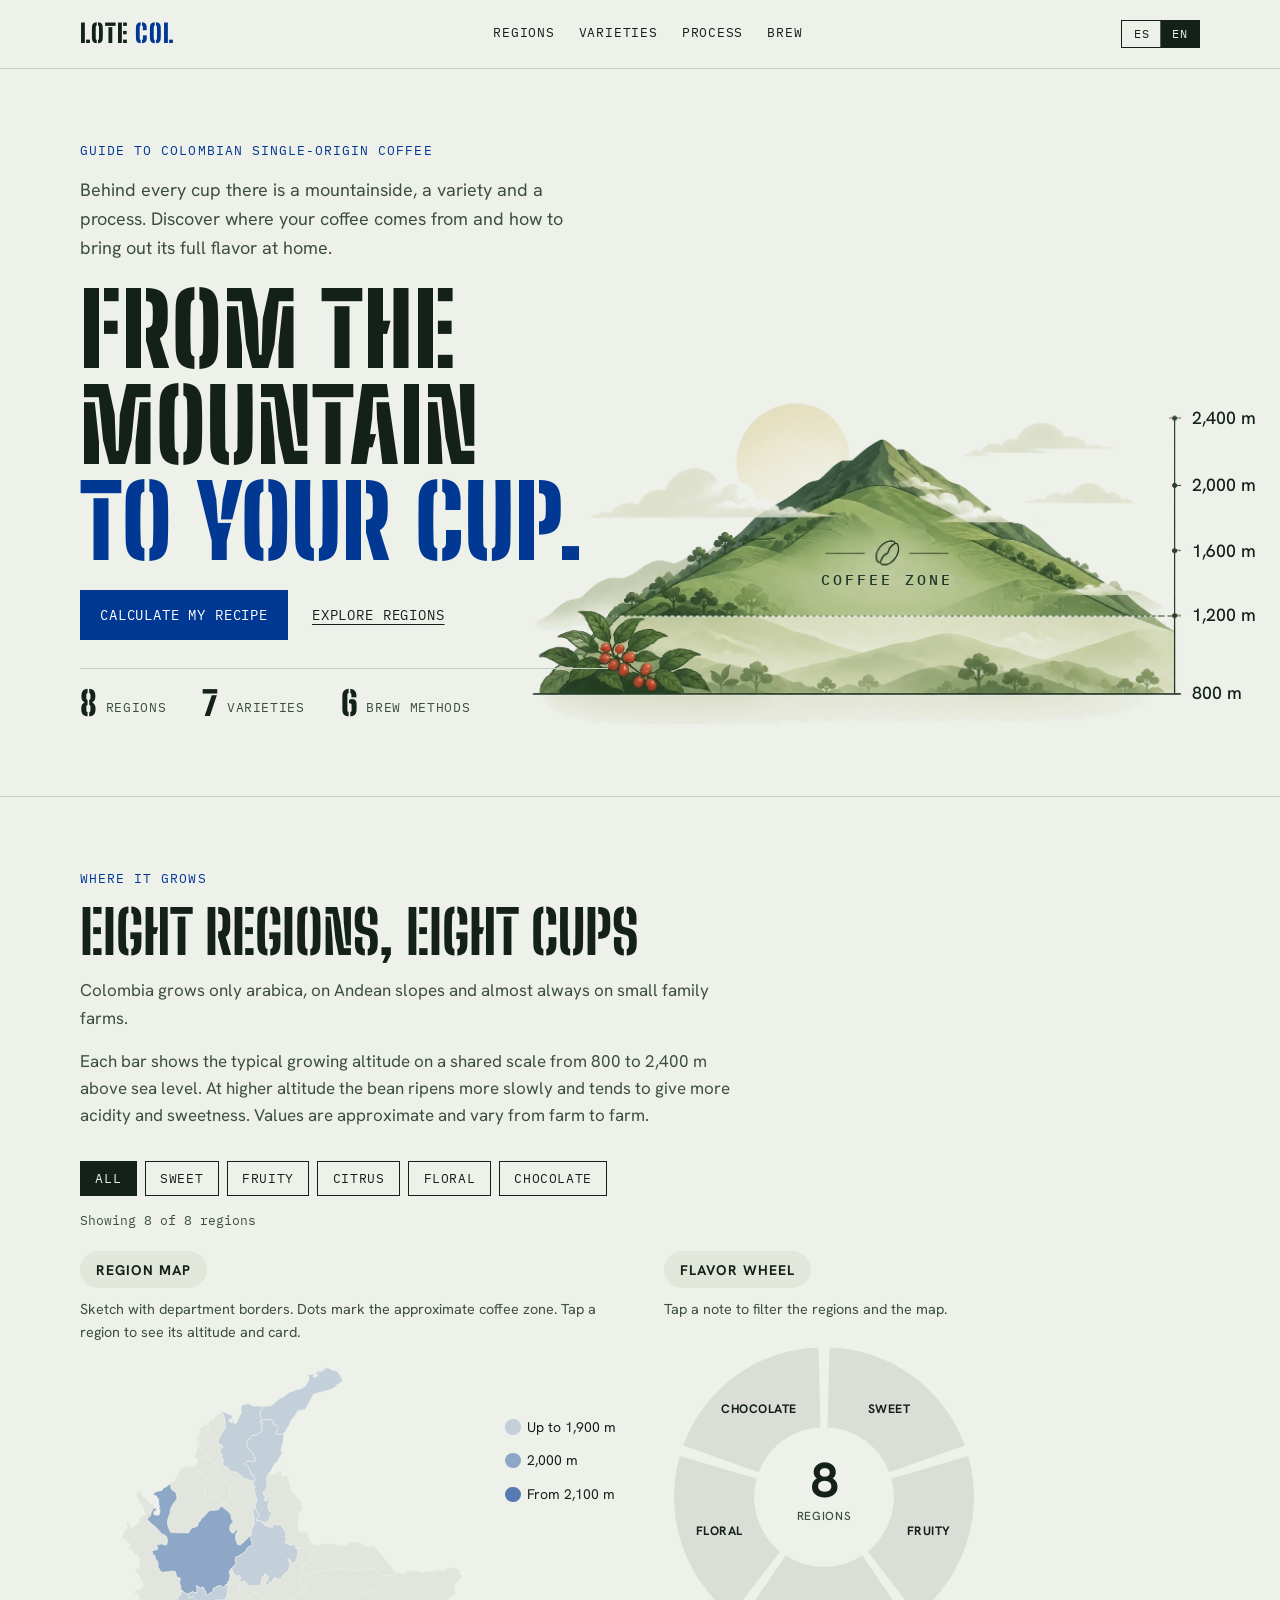
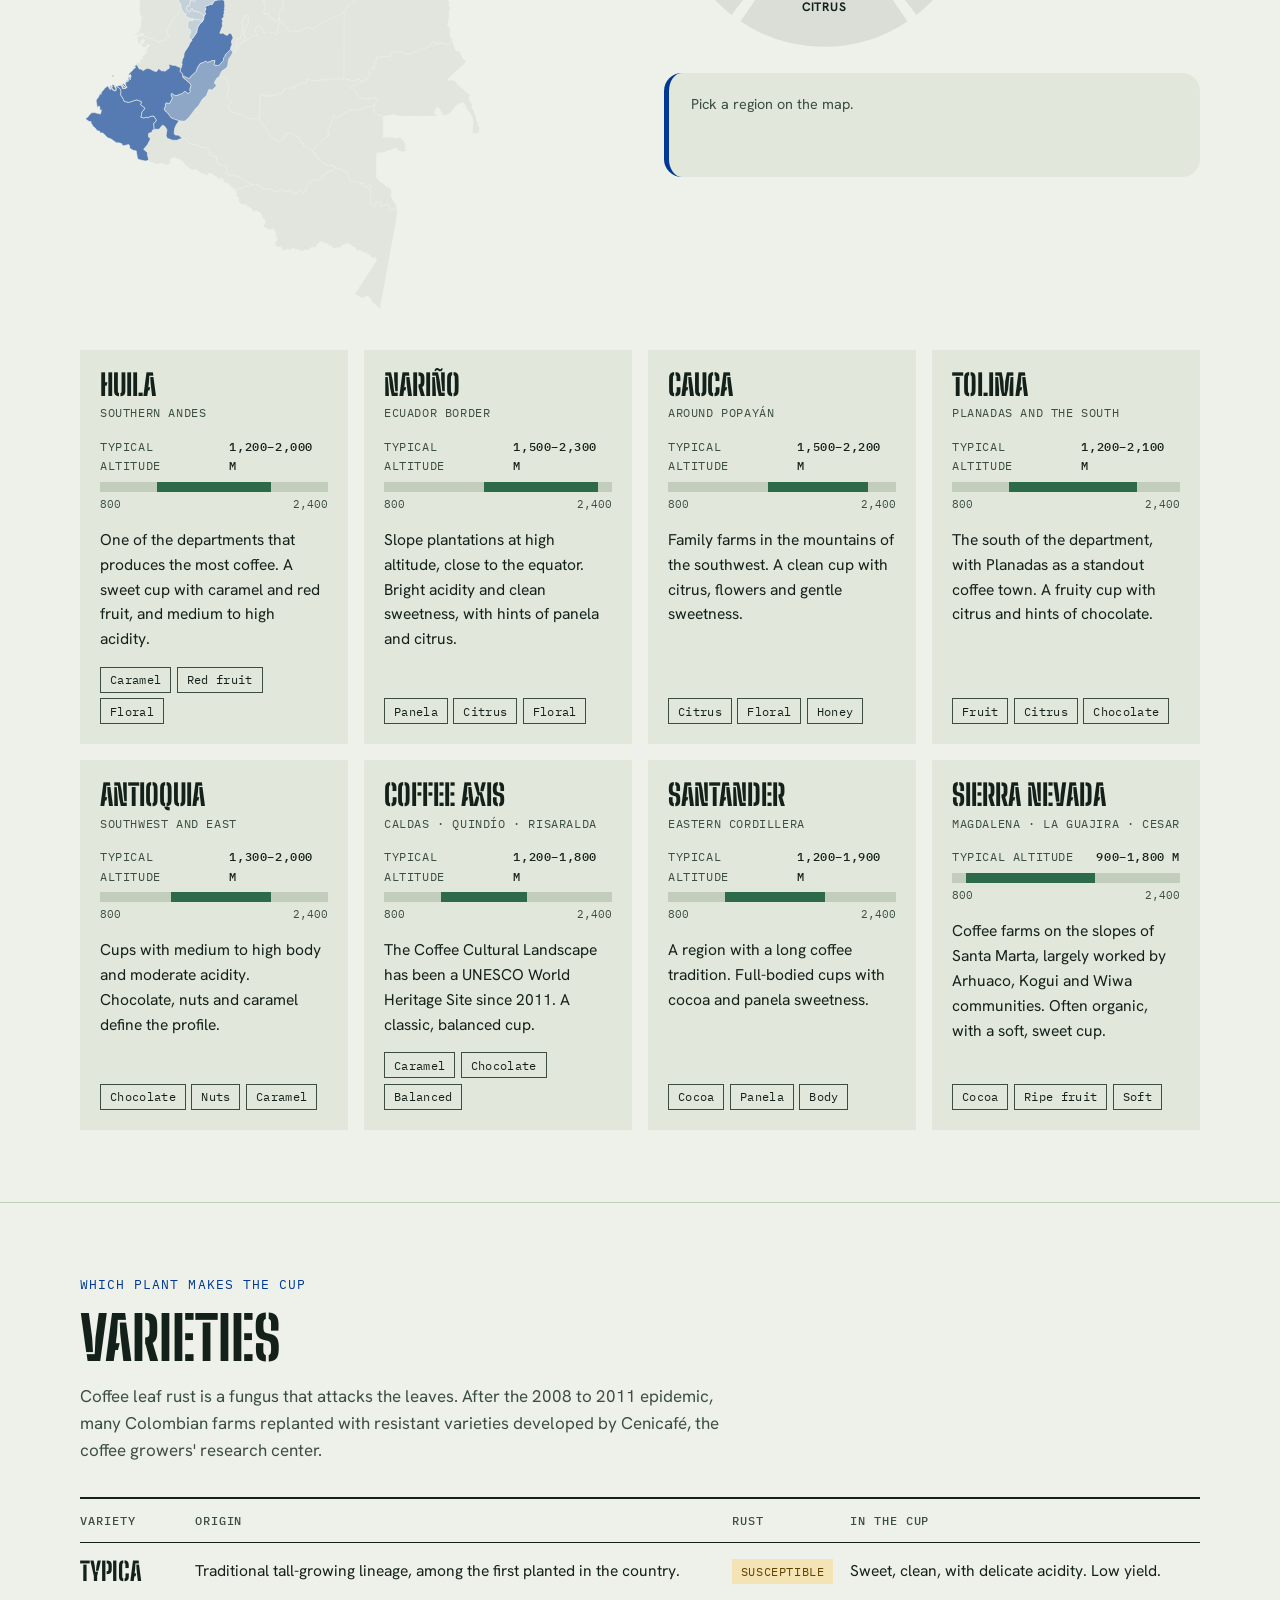
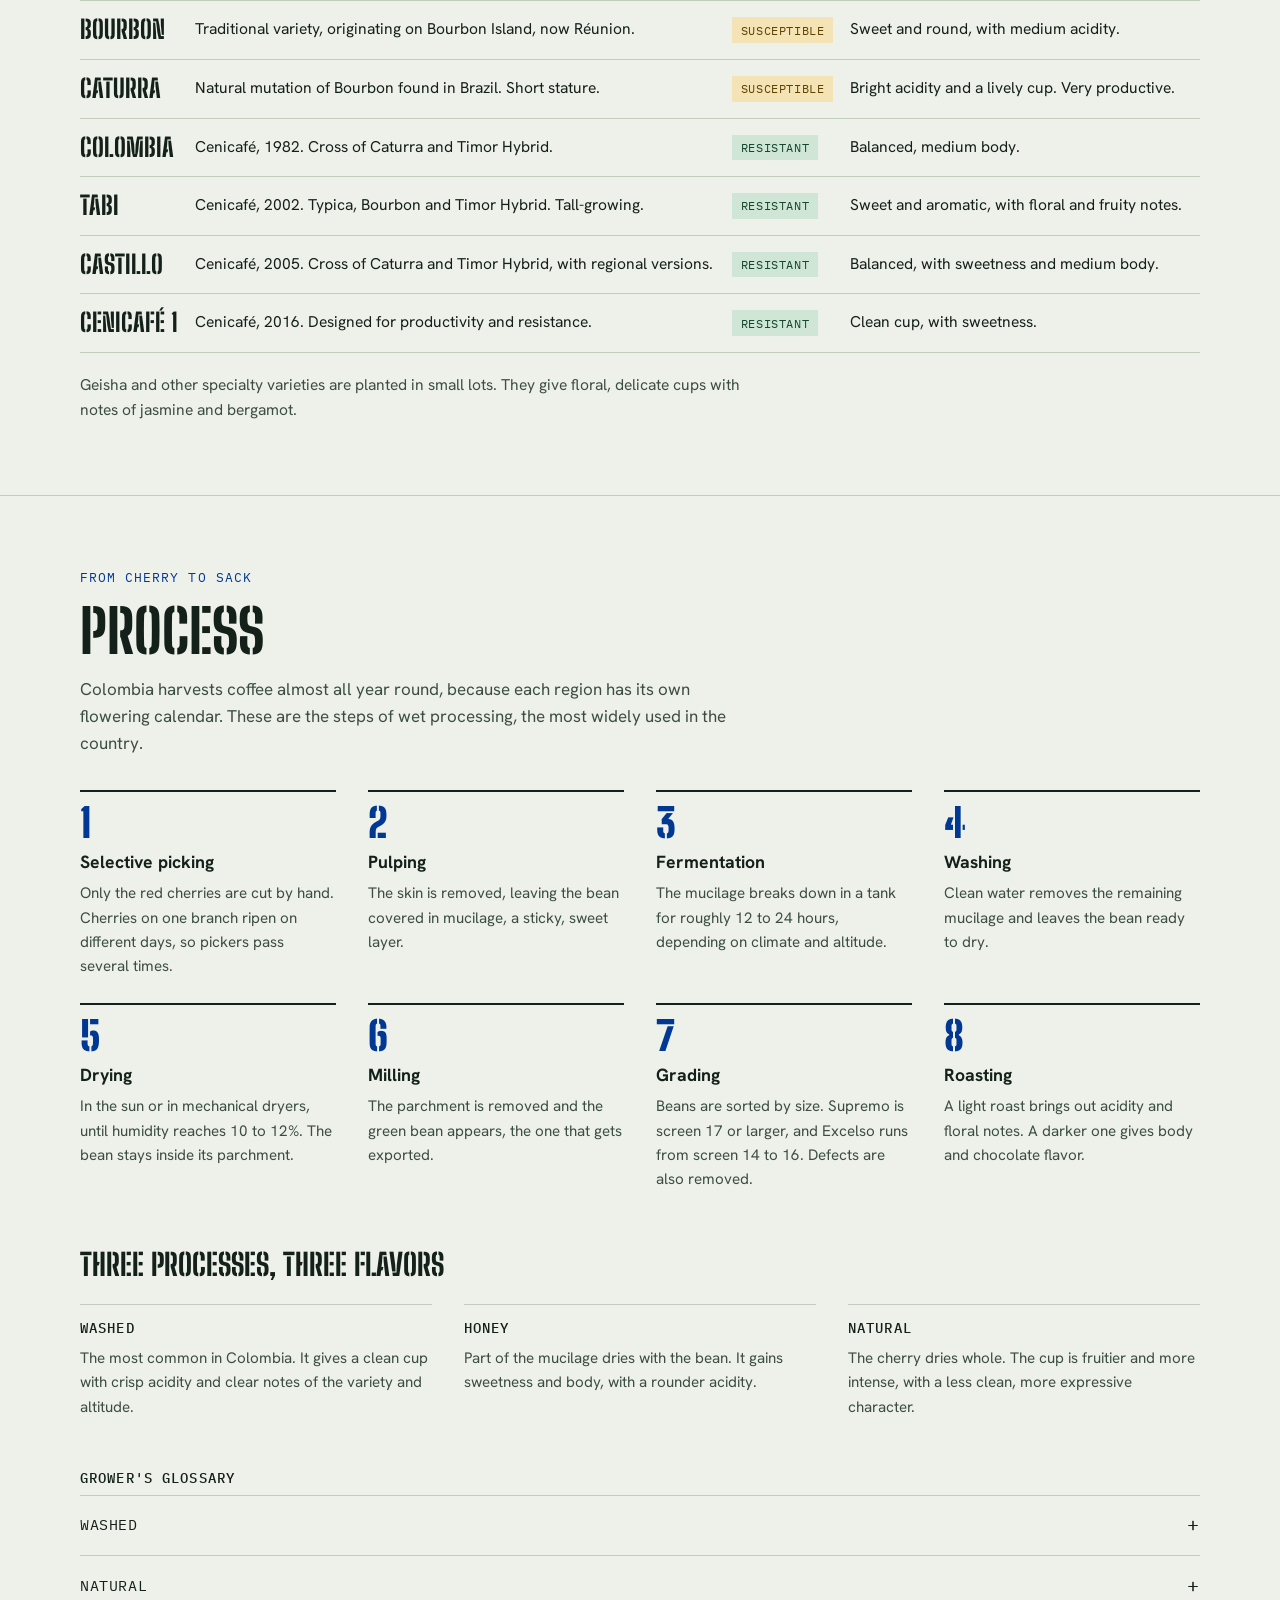
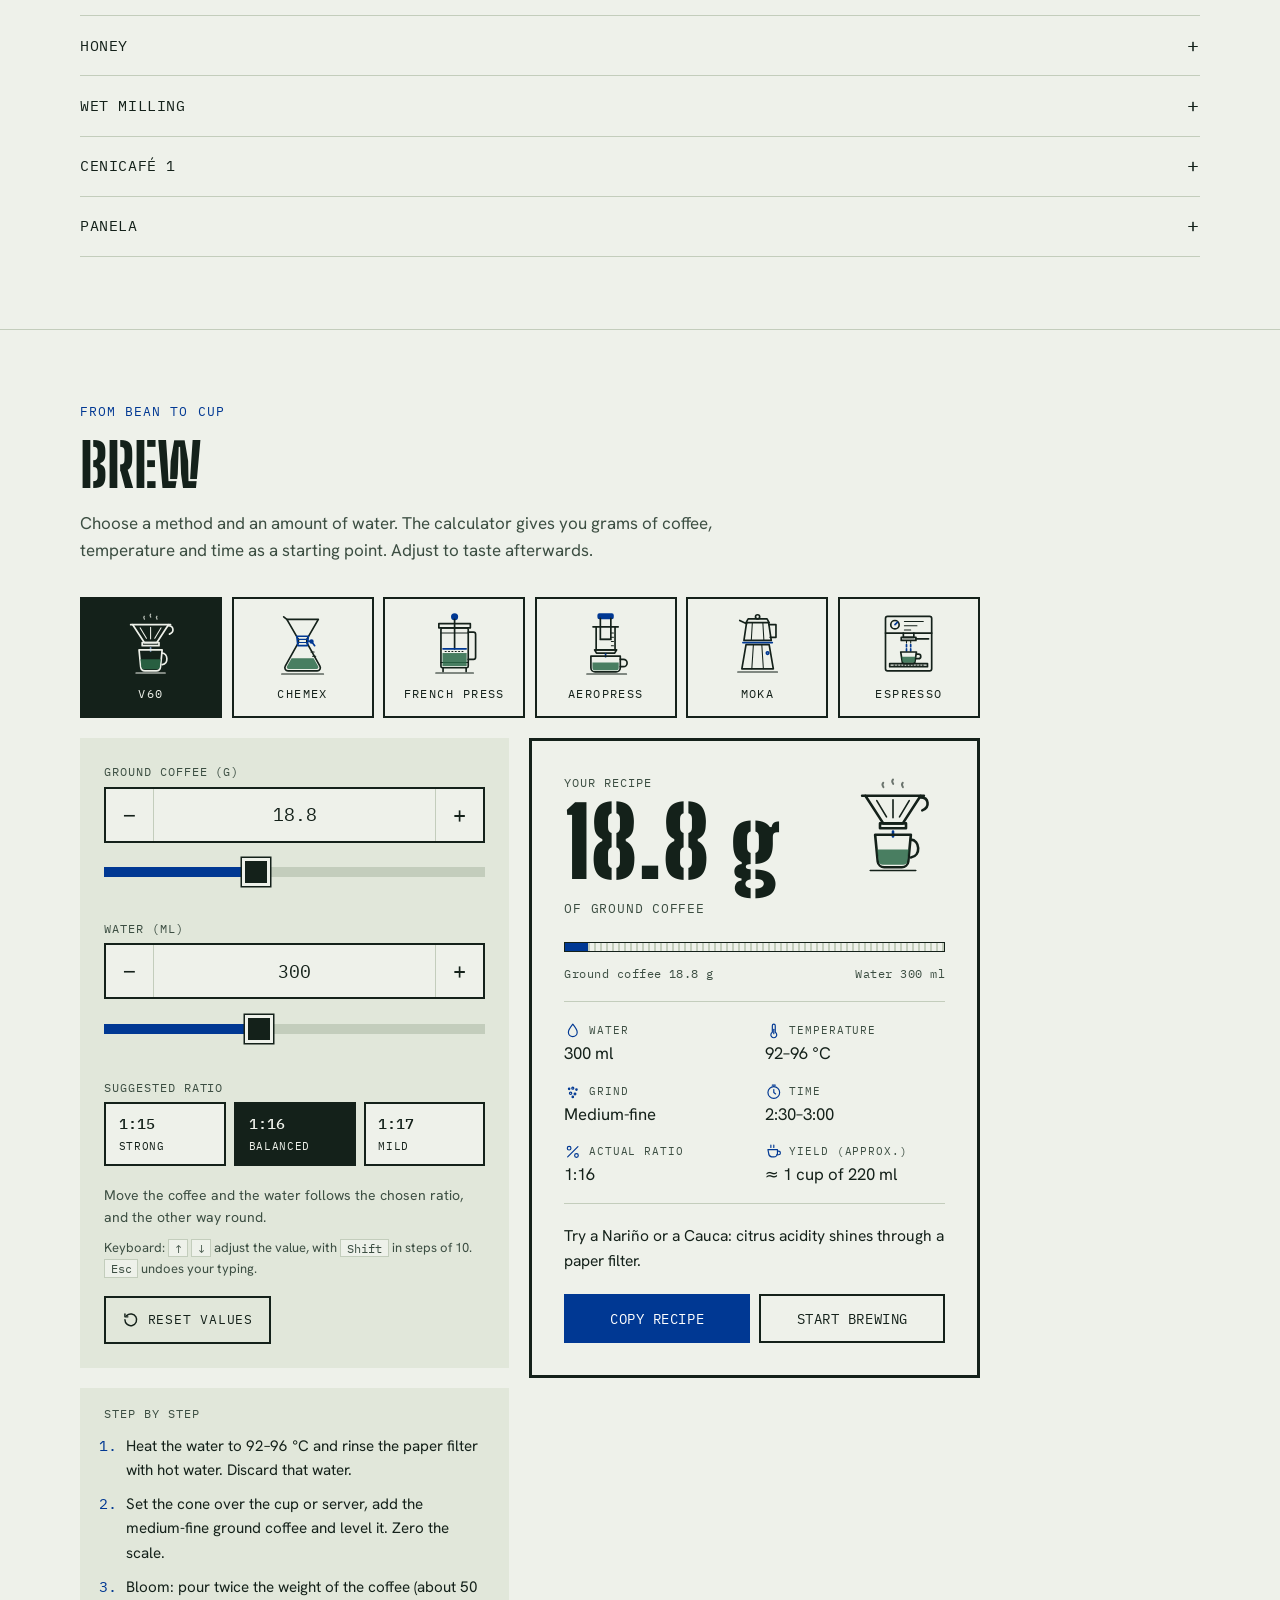
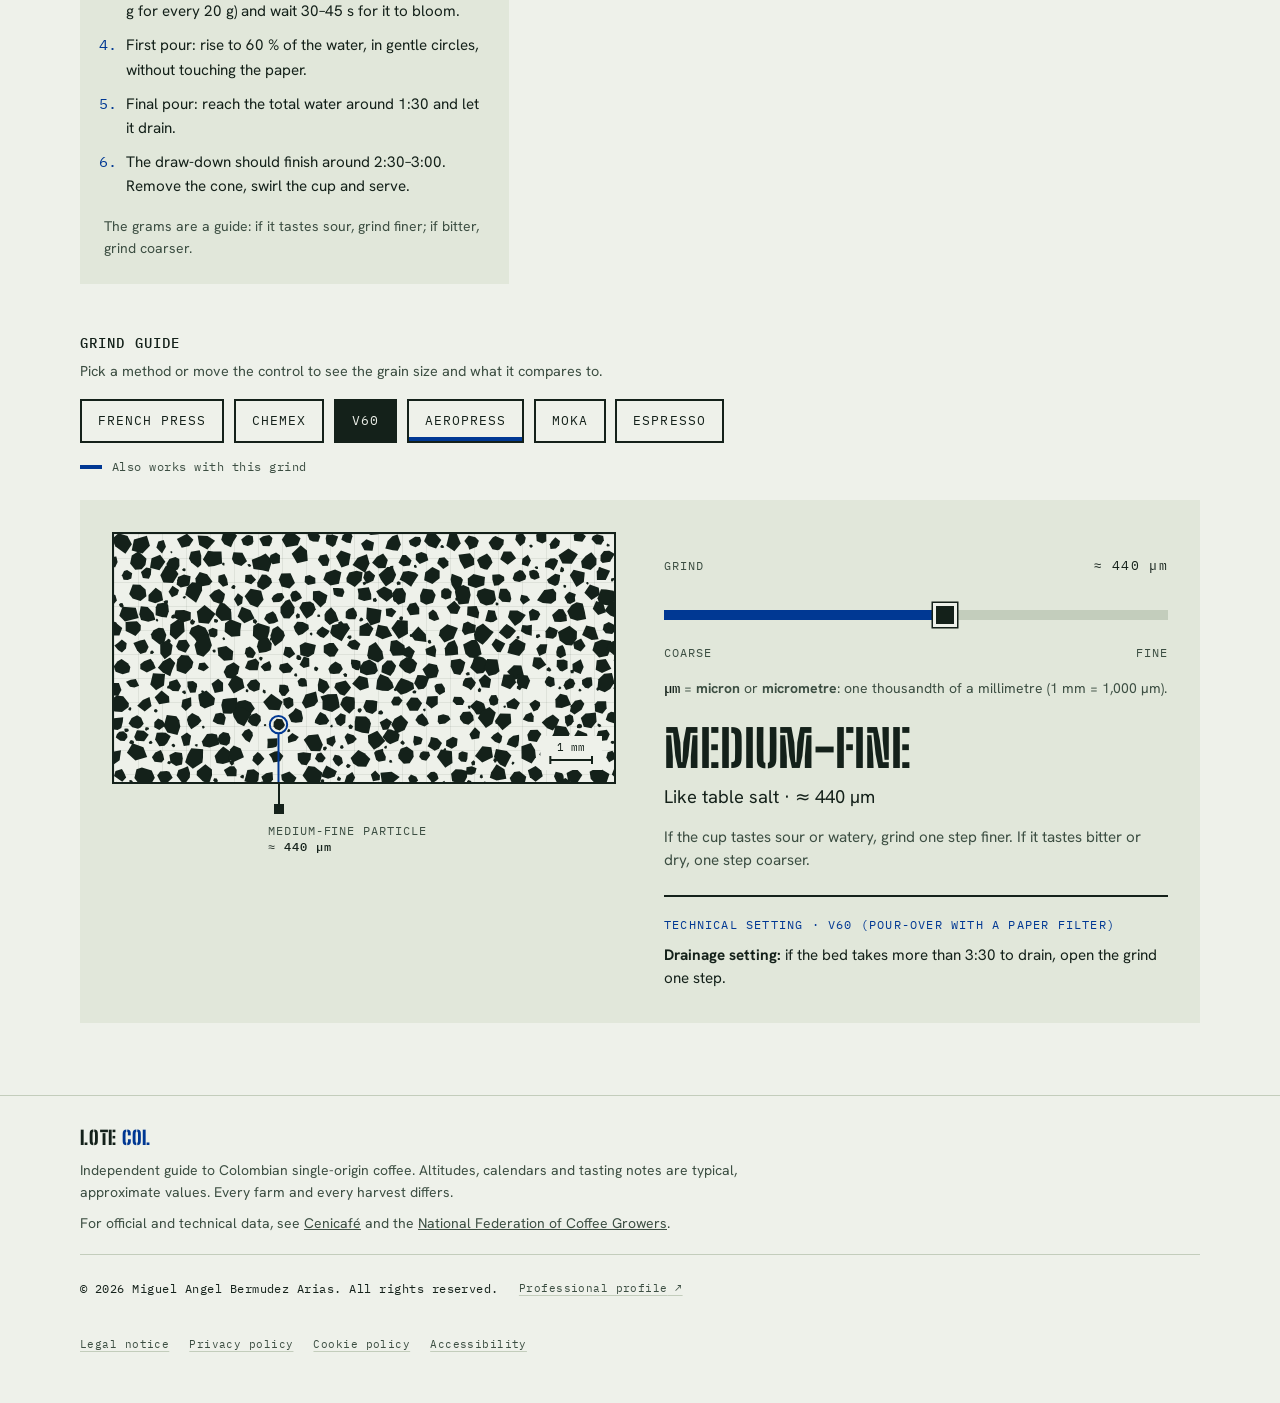
<file: index.html>
<!doctype html>
<html lang="es">
<head>
  <meta charset="utf-8">
  <meta name="viewport" content="width=device-width, initial-scale=1, viewport-fit=cover">
  <meta name="theme-color" content="#EEF1EA" media="(prefers-color-scheme: light)">
  <meta name="theme-color" content="#0E1712" media="(prefers-color-scheme: dark)">
  <title>Lote Col | Café colombiano de origen</title>
  <meta name="description" content="Guía del café colombiano de origen: regiones, variedades, proceso y calculadora de preparación. Guide to Colombian single-origin coffee.">
  <link rel="canonical" href="https://www.lote-col.com/">
  <link rel="icon" type="image/png" sizes="32x32" href="favicon-32.png">
  <link rel="apple-touch-icon" href="apple-touch-icon.png">
  <meta property="og:type" content="website">
  <meta property="og:site_name" content="Lote Col">
  <meta property="og:url" content="https://www.lote-col.com/">
  <meta property="og:title" content="Lote Col | Café colombiano de origen">
  <meta property="og:description" content="Regiones, variedades, proceso y calculadora de preparación (V60, Chemex, moka, espresso…). Guide to Colombian single-origin coffee.">
  <meta property="og:image" content="https://www.lote-col.com/og-image.jpg">
  <meta property="og:image:type" content="image/jpeg">
  <meta property="og:image:width" content="1200">
  <meta property="og:image:height" content="630">
  <meta property="og:image:alt" content="Lote Col: guía del café colombiano de origen, con iconos de seis métodos de preparación">
  <meta property="og:locale" content="es_ES">
  <meta property="og:locale:alternate" content="en_US">
  <meta name="twitter:card" content="summary_large_image">
  <meta name="twitter:title" content="Lote Col | Café colombiano de origen">
  <meta name="twitter:description" content="Regiones, variedades, proceso y calculadora de preparación. Guide to Colombian single-origin coffee.">
  <meta name="twitter:image" content="https://www.lote-col.com/og-image.jpg">
  <link rel="preload" href="big-shoulders-stencil.woff" as="font" type="font/woff" crossorigin>
  <link rel="preload" href="hanken-grotesk.woff" as="font" type="font/woff" crossorigin>
  <link rel="preload" href="montana.webp" as="image" type="image/webp" fetchpriority="high">
  <link rel="stylesheet" href="styles.css">
  <script>
/* Se ejecuta antes de pintar el contenido para evitar un parpadeo de idioma */
(function () {
  var lang = 'es';
  try {
    var saved = localStorage.getItem('lote-lang');
    if (saved === 'en' || saved === 'es') { lang = saved; }
    else if (/^en/i.test(navigator.language || '')) { lang = 'en'; }
  } catch (e) {
    if (/^en/i.test(navigator.language || '')) { lang = 'en'; }
  }
  document.documentElement.setAttribute('data-lang', lang);
  document.documentElement.setAttribute('lang', lang);
  document.documentElement.classList.add('js');
})();
  </script>
</head>
<body>
<a class="skip" href="#inicio"><span lang="es">Saltar al contenido</span><span lang="en">Skip to content</span></a>
<div class="top-bar">
  <div class="wrap top">
    <a class="brand" href="#inicio" aria-label="Lote Col">Lote <span>Col</span></a>
    <nav data-label-es="Secciones" data-label-en="Sections" aria-label="Secciones">
      <ul>
        <li><a href="#regiones"><span lang="es">Regiones</span><span lang="en">Regions</span></a></li>
        <li><a href="#variedades"><span lang="es">Variedades</span><span lang="en">Varieties</span></a></li>
        <li><a href="#proceso"><span lang="es">Proceso</span><span lang="en">Process</span></a></li>
        <li><a href="#preparar"><span lang="es">Preparar</span><span lang="en">Brew</span></a></li>
      </ul>
    </nav>
    <div class="lang" role="group" data-label-es="Idioma" data-label-en="Language" aria-label="Idioma">
      <button type="button" data-set-lang="es" aria-label="Español" aria-pressed="true">ES</button>
      <button type="button" data-set-lang="en" aria-label="English" aria-pressed="false">EN</button>
    </div>
  </div>
</div>

<p class="sr-only" id="srStatus" role="status" aria-live="polite"></p>
<div class="toast" id="toast" role="status" aria-live="polite"></div>
<main id="inicio">
  <div class="hero">
    <div class="wrap hero-grid">
      <div>
        <p class="eyebrow"><span lang="es">Guía del café colombiano de origen</span><span lang="en">Guide to Colombian single-origin coffee</span></p>
        <p class="hero-text">
          <span lang="es">Detrás de cada taza hay una ladera, una variedad y un proceso. Descubre de dónde viene tu café y cómo sacarle todo su sabor en casa.</span>
          <span lang="en">Behind every cup there is a mountainside, a variety and a process. Discover where your coffee comes from and how to bring out its full flavor at home.</span>
        </p>
        <h1>
          <span lang="es">De la montaña <em>a tu taza.</em></span>
          <span lang="en">From the mountain <em>to your cup.</em></span>
        </h1>
        <div class="hero-actions">
          <a class="btn" href="#preparar"><span lang="es">Calcular mi receta</span><span lang="en">Calculate my recipe</span></a>
          <a class="link-quiet" href="#regiones"><span lang="es">Explorar regiones</span><span lang="en">Explore regions</span></a>
        </div>
        <ul class="hero-stats">
          <li><b>8</b><span lang="es">regiones</span><span lang="en">regions</span></li>
          <li><b>7</b><span lang="es">variedades</span><span lang="en">varieties</span></li>
          <li><b>6</b><span lang="es">métodos</span><span lang="en">brew methods</span></li>
        </ul>
      </div>
      <figure class="profile">
        <svg viewBox="0 0 1536 693" role="img" data-label-es="Montaña con la zona cafetera entre 1.200 y 2.300 metros de altura, con cafetos en primer plano" data-label-en="Mountain with the coffee zone between 1,200 and 2,300 meters above sea level, with coffee plants in the foreground" aria-label="Montaña con la zona cafetera entre 1.200 y 2.300 metros de altura, con cafetos en primer plano">
      <image href="montana.webp" x="0" y="0" width="1536" height="693"/>
      <defs>
        <filter id="wind" filterUnits="userSpaceOnUse" x="-220" y="300" width="900" height="420" color-interpolation-filters="sRGB">
          <feTurbulence type="fractalNoise" baseFrequency="0.0075 0.013" numOctaves="2" seed="7" result="noise"/>
          <feOffset in="noise" dx="0" dy="0" result="moving">
            <animate attributeName="dx" dur="17s" repeatCount="indefinite" calcMode="spline" keyTimes="0;0.5;1" keySplines="0.45 0 0.55 1;0.45 0 0.55 1" values="-90;90;-90"/>
            <animate attributeName="dy" dur="23s" repeatCount="indefinite" calcMode="spline" keyTimes="0;0.5;1" keySplines="0.45 0 0.55 1;0.45 0 0.55 1" values="-18;18;-18"/>
          </feOffset>
          <feDisplacementMap in="SourceGraphic" in2="moving" scale="12" xChannelSelector="R" yChannelSelector="G">
            <animate attributeName="scale" dur="9.5s" repeatCount="indefinite" calcMode="spline" keyTimes="0;0.3;0.55;0.8;1" keySplines="0.4 0 0.6 1;0.4 0 0.6 1;0.4 0 0.6 1;0.4 0 0.6 1" values="7;15;9;14;7"/>
          </feDisplacementMap>
        </filter>
      </defs>
      <g class="sway" aria-hidden="true"><g class="sway2"><image class="plant" href="plant.webp" x="20" y="435" width="440" height="193" filter="url(#wind)"/></g></g>
      <g class="clouds" aria-hidden="true">
        <image class="cloud cl1" href="cloud-c1.webp" x="915" y="70" width="325" height="85"/>
        <image class="cloud cl2" href="cloud-c2.webp" x="1045" y="195" width="235" height="55"/>
        <image class="cloud cl3" href="cloud-c3.webp" x="160" y="160" width="310" height="125"/>
        <image class="mist m1" href="mist-1.webp" x="700" y="150" width="270" height="71"/>
        <image class="mist m2" href="mist-2.webp" x="880" y="232" width="200" height="47"/>
        <image class="mist m3" href="mist-1.webp" x="560" y="215" width="210" height="55"/>
      </g>
      <g lang="es">
        <text x="1388" y="81" class="fig-label">2.400 m</text>
        <text x="1388" y="217" class="fig-label">2.000 m</text>
        <text x="1388" y="352" class="fig-label">1.600 m</text>
        <text x="1388" y="483" class="fig-label">1.200 m</text>
        <text x="1388" y="642" class="fig-label">800 m</text>
      </g>
      <g lang="en">
        <text x="1388" y="81" class="fig-label">2,400 m</text>
        <text x="1388" y="217" class="fig-label">2,000 m</text>
        <text x="1388" y="352" class="fig-label">1,600 m</text>
        <text x="1388" y="483" class="fig-label">1,200 m</text>
        <text x="1388" y="642" class="fig-label">800 m</text>
      </g>
      <text lang="es" x="768" y="410" text-anchor="middle" class="fig-zone">ZONA CAFETERA</text>
      <text lang="en" x="768" y="410" text-anchor="middle" class="fig-zone">COFFEE ZONE</text>
    </svg>
      </figure>
    </div>
  </div>

  <section class="block" id="regiones">
    <div class="wrap">
      <p class="eyebrow"><span lang="es">Dónde se cultiva</span><span lang="en">Where it grows</span></p>
      <h2><span lang="es">Ocho regiones, ocho tazas</span><span lang="en">Eight regions, eight cups</span></h2>
      <p class="lede intro">
        <span lang="es">Colombia cultiva solo arábica, en laderas de los Andes y casi siempre en fincas familiares pequeñas.</span>
        <span lang="en">Colombia grows only arabica, on Andean slopes and almost always on small family farms.</span>
      </p>
      <p class="lede">
        <span lang="es">Cada barra muestra la altura típica de cultivo sobre una escala común de 800 a 2.400 m sobre el nivel del mar. A más altura el grano madura más despacio y suele dar más acidez y dulzor. Los valores son aproximados y cambian de finca en finca.</span>
        <span lang="en">Each bar shows the typical growing altitude on a shared scale from 800 to 2,400 m above sea level. At higher altitude the bean ripens more slowly and tends to give more acidity and sweetness. Values are approximate and vary from farm to farm.</span>
      </p>

      <div class="filters" role="group" data-label-es="Filtrar por nota de sabor" data-label-en="Filter by flavor note" aria-label="Filtrar por nota de sabor">
        <button class="chip" type="button" data-tag="todas" aria-pressed="true"><span lang="es">Todas</span><span lang="en">All</span></button>
        <button class="chip" type="button" data-tag="dulce" aria-pressed="false"><span lang="es">Dulce</span><span lang="en">Sweet</span></button>
        <button class="chip" type="button" data-tag="frutal" aria-pressed="false"><span lang="es">Frutal</span><span lang="en">Fruity</span></button>
        <button class="chip" type="button" data-tag="citrico" aria-pressed="false"><span lang="es">Cítrico</span><span lang="en">Citrus</span></button>
        <button class="chip" type="button" data-tag="floral" aria-pressed="false">Floral</button>
        <button class="chip" type="button" data-tag="chocolate" aria-pressed="false">Chocolate</button>
      </div>
      <p class="count" id="count" aria-live="polite">Mostrando 8 de 8 regiones</p>


      <div class="explorer" id="explorer">
        <div class="ex-map">
          <h3 class="ex-h"><span lang="es">Mapa de regiones</span><span lang="en">Region map</span></h3>
          <p class="ex-note"><span lang="es">Croquis con las fronteras departamentales. Los puntos marcan la zona cafetera aproximada. Toca una región para ver su altura y su ficha.</span><span lang="en">Sketch with department borders. Dots mark the approximate coffee zone. Tap a region to see its altitude and card.</span></p>
          <div class="mapwrap">
            <svg class="cmap ex-live" viewBox="0 0 500 688" role="group" aria-label="Mapa de Colombia con las ocho regiones cafeteras" data-label-es="Mapa de Colombia con las ocho regiones cafeteras" data-label-en="Map of Colombia with the eight coffee regions"><defs><linearGradient id="edge" x1="0" y1="0" x2="1" y2="1"><stop offset="0" style="stop-color: var(--bg)"/><stop offset="0.5" style="stop-color: var(--accent)"/><stop offset="1" style="stop-color: var(--fg)"/></linearGradient></defs><g class="base" aria-hidden="true"><path d="M120.9 492.0L118.3 491.4L116.4 489.7L115.5 489.7L113.4 491.7L111.3 491.9L111.7 497.8L105.4 499.4L102.9 497.7L99.0 496.9L98.5 497.1L98.6 498.7L96.1 498.0L92.7 498.4L90.2 496.5L86.2 495.8L84.7 494.0L83.8 493.8L84.6 492.1L83.0 486.4L83.5 484.2L78.5 480.1L83.2 474.6L86.8 467.1L86.7 466.3L84.5 465.1L84.5 460.6L88.9 458.5L89.2 456.2L90.3 456.5L91.5 455.5L96.0 455.7L98.2 454.8L101.2 450.7L101.8 450.5L104.5 451.7L107.2 455.9L106.2 463.3L106.5 465.0L108.3 467.0L114.0 468.9L119.6 469.1L122.1 467.7L124.5 467.5L125.5 466.3L130.0 466.6L131.3 467.2L132.0 469.8L134.9 472.8L136.5 473.0L138.7 474.1L144.0 474.1L145.6 474.9L148.1 477.5L149.6 478.0L155.3 477.9L157.0 478.5L157.8 479.2L157.9 480.8L159.5 483.2L159.4 485.9L160.5 488.2L161.4 488.5L164.2 487.7L165.1 489.1L168.2 489.2L168.6 490.3L168.4 493.6L169.5 497.2L173.8 499.1L178.3 500.0L180.7 502.0L180.9 503.6L180.2 505.0L181.7 505.8L180.6 507.7L181.4 510.2L183.6 510.5L184.3 512.1L185.6 512.7L187.8 512.5L189.2 513.0L190.8 511.3L191.5 511.6L192.0 513.3L194.9 512.9L196.7 514.0L197.9 516.9L200.3 516.8L201.2 518.3L203.3 517.9L208.4 522.0L213.4 523.7L191.4 530.6L191.1 529.5L185.5 525.6L182.3 521.6L180.5 522.1L179.3 521.1L176.4 520.5L177.8 519.1L175.0 514.8L173.1 516.9L170.7 516.4L167.4 513.6L166.0 513.4L163.9 510.8L162.3 509.7L159.1 509.3L158.4 511.0L156.7 512.3L149.4 509.6L142.9 504.8L138.7 505.2L136.4 504.6L129.9 499.8L125.9 493.5L123.2 493.9L122.5 492.1Z"/><path d="M69.2 166.5L70.8 164.3L70.6 162.9L73.0 162.0L73.3 160.9L76.0 165.0L77.0 168.2L82.2 171.2L85.9 176.9L86.7 177.6L88.6 177.8L89.6 181.2L89.6 185.4L87.9 188.0L87.1 192.1L84.3 194.5L83.2 194.3L83.5 196.5L82.9 196.8L88.8 202.4L92.9 205.4L100.3 213.8L102.2 215.1L104.1 215.5L106.3 217.3L107.7 220.5L107.8 225.0L106.2 228.4L100.7 227.0L95.3 227.7L94.6 228.6L95.9 230.9L96.1 232.4L95.6 233.5L94.6 234.4L92.7 234.2L89.1 235.6L89.3 237.9L90.0 238.7L89.2 239.8L90.2 239.9L90.7 241.1L91.8 240.3L92.0 242.0L93.3 242.4L93.3 243.0L92.5 242.8L92.2 243.4L92.3 244.7L93.3 244.7L93.9 246.4L96.5 248.7L95.9 249.9L96.6 250.5L95.8 251.1L96.5 252.2L96.1 253.2L96.6 253.5L96.1 256.0L97.2 256.5L99.5 260.9L101.0 261.5L105.2 261.5L114.0 260.3L116.9 260.5L117.7 261.0L119.3 266.6L120.5 268.1L123.5 269.0L123.8 270.8L122.6 274.5L124.5 278.9L124.1 282.3L126.3 284.9L124.8 286.5L124.3 289.8L121.4 291.7L120.7 293.9L120.8 295.7L124.1 301.0L125.0 306.6L122.4 309.2L121.2 312.4L116.1 317.4L115.5 319.0L115.9 320.0L115.3 320.8L110.9 324.7L110.0 327.4L110.3 329.3L109.8 331.2L108.6 331.9L106.1 332.3L108.2 335.2L108.1 338.5L109.8 339.4L110.3 340.5L109.1 341.8L107.2 342.5L105.0 345.8L101.8 345.5L98.3 348.2L95.1 346.8L92.3 346.3L89.7 343.1L88.5 343.0L87.3 343.9L85.4 343.8L81.8 340.7L79.2 341.3L78.2 340.4L77.8 338.3L78.5 337.4L74.5 337.3L72.5 334.1L73.6 332.5L74.2 330.2L75.5 329.1L74.7 329.1L75.2 320.7L76.0 321.8L76.3 320.7L75.2 319.6L75.0 317.9L76.6 318.5L77.7 319.8L75.5 316.5L75.2 315.2L74.4 315.5L74.1 313.8L73.1 302.0L74.2 298.2L73.6 297.9L72.8 293.0L72.2 293.2L71.7 292.6L71.7 291.9L72.8 291.9L71.7 289.4L70.6 289.1L69.5 288.0L67.9 287.9L67.6 288.6L65.6 287.9L67.0 286.8L68.4 284.2L71.8 282.9L73.8 283.7L74.7 283.4L75.2 281.5L75.9 281.5L77.6 280.0L78.2 278.6L78.1 276.5L75.5 272.1L73.9 267.0L73.3 268.0L72.7 266.3L68.6 260.4L68.7 256.2L68.9 256.0L71.4 258.4L72.8 256.0L72.9 253.9L72.0 252.5L73.1 251.8L73.6 252.4L73.6 251.2L72.8 250.2L74.1 247.1L74.2 245.4L71.4 242.5L71.6 240.2L69.5 239.2L67.8 240.0L67.3 240.6L67.6 241.2L66.5 241.5L66.7 239.5L64.3 234.9L61.2 232.8L60.1 234.0L60.3 230.1L61.9 228.9L61.4 227.4L60.1 225.0L60.1 226.1L56.5 222.0L55.0 221.5L53.8 220.3L54.1 220.1L52.2 218.6L55.2 208.9L57.8 208.6L58.8 206.8L57.4 202.9L57.4 199.8L58.4 199.2L60.8 201.2L61.0 202.2L63.0 204.5L63.5 206.5L64.8 206.9L67.6 204.2L74.4 199.7L72.8 197.0L76.0 191.9L78.6 190.8L81.5 190.4L80.0 188.7L78.8 184.1L75.3 178.0L73.0 176.4L72.3 172.3L71.1 169.7L68.5 169.1ZM70.6 341.9L70.9 340.8L72.9 340.3L73.6 339.2L74.5 339.2L75.5 340.0L76.6 339.5L76.1 340.8L74.0 340.2L72.2 341.6ZM73.9 337.4L77.1 337.7L75.9 339.3L74.7 338.2L72.7 338.7L69.3 338.5L67.8 339.6L66.2 340.1L66.0 339.8L66.2 338.7L68.0 337.6L70.6 337.7L69.5 336.6L70.9 336.6L69.9 336.3L71.4 335.2L70.6 334.9L70.9 334.4L72.6 335.4Z"/><path d="M485.4 461.1L484.6 461.0L484.1 457.9L485.1 446.4L483.3 439.6L481.8 436.5L477.4 430.7L474.4 424.4L472.7 423.1L470.4 422.4L464.3 425.8L455.2 436.6L450.8 438.3L448.1 438.0L446.7 436.9L443.6 430.3L440.9 429.1L440.3 427.4L436.8 434.8L438.1 435.1L438.4 437.2L440.3 437.5L440.4 438.6L441.5 439.1L393.9 439.2L386.3 437.1L384.8 437.2L382.0 438.4L378.8 438.4L375.7 439.7L374.4 439.7L366.0 436.8L361.4 432.6L363.2 427.7L363.9 423.1L368.2 419.5L366.5 416.9L365.5 416.5L360.4 417.9L358.5 417.4L356.6 417.7L355.8 418.9L351.7 417.5L348.3 418.2L347.9 417.0L344.4 415.9L343.1 414.9L341.0 410.5L338.1 406.8L332.0 404.3L331.7 403.6L348.0 396.6L353.6 393.6L354.7 391.6L356.7 390.3L357.0 388.7L356.3 386.8L357.4 386.2L357.5 385.5L355.7 384.6L359.9 380.2L361.4 380.5L361.6 378.9L362.2 379.9L362.8 379.8L362.3 376.9L363.4 376.4L362.0 374.1L363.2 372.3L363.2 371.3L365.3 371.0L365.8 368.6L364.7 367.0L367.6 366.9L369.5 367.8L370.9 365.8L372.2 365.3L373.3 366.8L374.0 365.6L379.1 365.3L381.7 366.7L382.1 364.2L383.5 363.2L383.5 360.5L389.0 359.4L390.8 360.6L394.1 359.5L395.9 360.0L396.3 358.9L396.8 358.8L398.0 360.0L399.2 360.0L400.4 360.8L400.7 361.9L402.4 361.0L403.8 361.8L403.6 362.9L404.4 363.6L406.4 361.8L409.5 362.4L410.5 359.7L411.7 360.5L414.1 359.6L414.9 360.4L415.8 360.4L415.6 358.9L418.2 358.6L418.4 357.1L420.4 356.1L422.3 356.7L423.5 356.6L424.8 355.7L426.1 356.2L427.8 354.2L430.5 353.1L430.2 351.5L433.1 351.1L433.9 349.3L433.3 348.2L433.2 347.5L433.8 347.2L437.3 347.9L437.9 350.3L440.5 349.1L440.9 349.6L440.7 351.1L441.7 350.9L444.3 347.8L446.1 349.8L447.5 348.1L448.0 350.5L450.0 349.7L452.9 351.1L454.5 351.0L456.1 349.8L458.0 347.1L459.3 346.4L459.9 347.5L460.2 350.9L462.2 354.6L462.7 357.5L464.2 358.8L466.5 358.6L468.0 359.3L469.1 360.8L471.8 367.8L475.8 371.0L475.6 372.6L472.2 377.3L469.9 378.3L454.5 392.6L453.8 393.7L453.8 396.4L455.1 394.9L458.0 394.3L460.4 395.7L462.9 395.5L464.2 397.0L465.0 400.4L468.0 401.0L469.2 402.9L474.4 407.6L475.0 409.0L480.4 412.2L481.1 414.5L479.3 416.6L479.3 417.4L480.9 421.8L483.4 423.9L483.6 426.0L482.7 428.4L484.3 430.1L485.3 432.2L488.8 441.4L489.0 444.8L490.7 447.9L490.7 451.0L491.9 452.2L492.7 454.0L492.0 456.4L493.0 459.1Z"/><path d="M374.4 439.7L373.8 439.7L373.9 465.6L378.0 464.4L378.9 464.7L379.4 465.7L383.2 465.1L386.3 465.8L388.9 465.6L391.3 466.9L393.2 465.5L394.4 465.4L398.7 468.5L399.0 469.7L399.8 470.3L399.6 471.7L401.9 473.3L401.9 473.8L401.0 474.2L401.3 477.8L400.3 478.8L402.4 481.3L402.3 482.5L401.5 482.7L400.0 482.4L399.0 483.4L396.1 483.3L395.9 481.7L393.5 482.4L390.4 479.4L388.9 478.7L384.2 480.4L383.2 482.0L380.2 481.3L375.8 483.7L368.0 484.4L366.4 485.0L365.8 484.5L365.3 514.4L370.7 520.6L373.7 521.7L374.6 523.3L378.1 526.1L382.0 527.7L383.2 529.0L384.6 533.8L382.9 537.3L385.1 540.5L385.1 542.0L386.5 543.6L386.7 545.4L390.3 548.3L390.1 551.7L392.0 555.3L391.2 557.6L389.4 555.2L385.4 553.5L382.8 554.6L382.0 554.4L381.6 552.9L382.0 550.2L379.3 547.8L378.1 547.9L377.0 549.8L373.4 549.0L371.5 550.3L370.7 550.2L370.1 549.2L370.7 546.9L372.0 545.5L371.9 544.6L369.2 545.4L367.9 544.8L366.6 545.9L365.2 545.3L364.0 545.7L363.0 547.0L365.1 549.8L364.1 550.9L362.5 550.9L360.2 548.9L360.6 546.2L358.3 547.5L356.8 545.3L359.5 542.1L357.4 539.5L357.1 538.1L358.6 536.8L358.2 530.6L357.6 530.0L355.9 530.3L355.8 529.4L359.1 525.9L359.4 524.9L356.8 524.2L354.8 525.4L354.6 526.9L350.1 526.6L349.7 524.3L348.0 522.4L345.3 522.4L343.4 520.8L341.6 521.0L338.4 519.2L337.6 519.2L336.5 520.9L334.1 520.9L332.0 515.7L330.4 513.8L330.6 510.8L328.6 508.0L327.6 507.6L326.3 508.1L322.4 506.5L321.0 503.4L317.3 504.1L313.9 501.5L311.1 500.3L306.5 500.9L300.4 497.7L299.1 495.7L297.7 495.1L296.5 493.1L294.1 493.8L294.3 491.3L290.5 488.5L290.7 485.8L289.6 484.8L288.8 485.4L288.2 484.9L287.7 482.7L286.6 481.4L296.5 471.3L297.7 469.1L299.0 468.5L301.1 468.7L303.6 466.3L304.5 464.7L304.7 463.1L305.6 463.0L305.9 461.6L306.9 463.3L307.8 463.4L305.9 459.3L305.9 457.5L310.4 446.1L311.8 444.1L312.4 438.7L313.0 438.6L317.4 441.1L321.6 437.8L329.3 433.9L331.8 431.3L341.8 431.8L348.0 429.9L350.2 428.5L359.9 426.8L363.8 424.0L363.2 427.7L361.5 431.9L361.7 433.2L368.0 437.8Z"/><path d="M391.2 557.6L390.6 564.9L370.1 676.0L369.4 677.5L366.8 673.3L360.5 669.2L359.3 665.0L355.6 661.2L352.9 660.8L350.5 662.7L348.4 663.1L346.2 662.6L340.4 659.5L338.6 659.3L366.0 616.6L365.0 615.7L364.2 613.3L363.8 613.0L362.0 614.8L360.6 612.8L359.3 613.3L358.6 613.0L357.0 609.9L356.2 609.4L353.4 610.3L352.9 609.3L354.0 608.7L354.2 607.9L353.7 607.5L350.2 607.9L348.6 606.1L346.5 605.4L344.9 604.2L344.2 604.7L344.1 605.9L342.1 606.0L341.5 603.9L340.0 602.8L339.7 601.1L336.5 600.3L331.8 596.4L331.0 596.8L327.1 595.9L326.7 596.4L327.2 598.4L326.8 598.6L324.8 597.9L323.2 598.1L322.3 598.5L321.5 600.4L319.6 601.6L317.9 601.1L315.7 601.9L315.4 601.4L311.2 603.0L310.7 602.2L311.5 601.1L309.7 598.2L308.8 598.6L308.1 600.6L307.2 599.7L307.1 598.0L306.5 596.9L304.2 596.4L300.9 594.8L298.7 595.6L298.2 593.3L294.6 595.2L290.1 601.0L285.5 600.8L280.9 604.4L278.0 603.9L276.7 604.2L276.6 605.3L272.9 606.0L271.4 605.5L270.3 604.2L265.5 603.3L262.2 601.4L260.7 604.2L259.5 604.9L258.7 602.7L257.5 604.1L255.8 603.1L253.2 604.5L250.6 605.0L248.5 601.5L245.7 600.0L244.6 601.8L244.0 600.6L241.6 599.7L241.3 598.2L240.1 596.5L240.2 595.5L242.0 593.7L243.6 590.9L241.3 586.4L241.6 583.8L240.3 581.5L240.3 579.5L237.7 577.7L237.3 578.9L235.3 578.6L234.0 579.6L232.5 578.4L230.4 578.3L230.1 577.5L227.6 575.9L226.8 574.9L226.8 573.4L227.6 571.5L228.6 570.9L228.1 567.1L226.5 565.4L225.0 564.7L224.7 564.1L225.5 562.9L224.4 562.0L224.1 560.2L223.3 560.2L222.5 558.2L218.7 556.7L217.8 555.3L215.9 556.9L213.7 556.4L212.8 555.6L211.2 552.6L208.7 552.3L209.1 551.3L208.7 550.6L207.3 551.7L206.5 551.2L204.9 547.6L204.3 548.8L203.2 548.8L197.3 546.9L195.9 543.9L194.2 542.3L196.4 541.5L195.6 540.1L195.9 539.4L194.2 539.0L192.6 536.9L193.4 535.0L191.4 530.6L213.4 523.7L217.2 524.3L219.5 523.5L222.0 524.7L222.2 526.2L224.2 526.5L225.8 528.8L232.4 529.3L234.7 528.3L239.8 532.2L241.4 532.3L244.7 531.7L248.1 529.1L252.6 532.1L258.0 530.4L264.4 534.9L266.0 535.3L268.9 531.8L271.1 530.3L275.0 533.2L276.8 532.9L278.3 531.5L278.7 526.7L282.9 521.1L286.5 518.4L288.7 517.8L294.2 517.8L297.0 517.0L297.9 516.1L298.9 513.2L300.4 511.4L303.0 509.7L312.4 505.3L315.1 502.7L316.0 503.6L317.9 504.2L321.0 503.4L322.4 506.5L326.3 508.1L328.1 507.7L329.1 508.5L330.8 511.5L330.4 513.8L332.0 515.7L334.1 520.9L336.5 520.9L337.6 519.2L338.4 519.2L341.6 521.0L343.4 520.8L345.3 522.4L348.0 522.4L349.7 524.3L350.1 526.6L354.6 526.9L354.8 525.4L356.8 524.2L359.4 524.9L359.1 525.9L355.8 529.4L355.9 530.3L357.6 530.0L358.2 530.6L358.6 536.8L357.1 538.1L357.4 539.5L359.5 542.1L356.8 545.3L358.3 547.5L360.6 546.2L360.2 548.9L362.5 550.9L364.1 550.9L365.1 549.8L363.0 547.0L364.0 545.7L365.2 545.3L366.6 545.9L367.9 544.8L369.2 545.4L371.9 544.6L372.0 545.5L370.7 546.9L370.1 549.2L370.7 550.2L371.5 550.3L373.4 549.0L377.0 549.8L378.1 547.9L379.3 547.8L382.0 550.2L381.6 552.9L382.0 554.4L382.8 554.6L385.4 553.5L389.4 555.2Z"/><path d="M247.6 136.2L248.8 139.3L249.1 142.9L249.8 143.8L250.5 144.0L253.0 142.7L254.9 142.3L256.4 143.4L256.0 144.8L256.7 145.6L261.0 161.9L269.7 171.8L271.9 173.2L272.5 174.5L272.2 177.7L273.7 181.1L274.6 185.4L274.0 186.3L271.7 186.2L270.8 188.4L268.4 190.5L269.7 192.3L269.9 194.7L268.7 202.0L269.5 205.2L268.9 208.6L269.9 210.4L271.4 211.4L275.1 212.4L279.8 212.7L281.4 214.8L281.0 216.8L281.4 219.2L284.1 224.5L288.2 227.5L284.0 226.5L280.7 226.4L279.6 226.9L278.3 228.8L276.5 227.8L274.9 230.9L272.7 232.9L271.1 232.8L267.8 231.4L267.1 232.4L266.1 232.6L265.6 228.0L262.0 228.2L261.2 229.1L260.4 227.8L258.2 228.4L256.3 226.8L252.8 225.6L252.6 225.0L254.8 221.5L254.5 219.7L252.7 217.7L254.2 216.0L254.3 213.7L252.1 210.9L251.9 208.9L248.6 206.1L248.3 203.5L246.9 203.2L245.7 203.7L239.3 202.8L238.1 204.1L237.6 206.2L233.6 206.0L232.2 205.1L228.1 204.0L226.2 201.2L222.4 198.2L224.5 198.7L227.8 200.8L229.9 200.2L233.4 196.3L234.0 192.1L235.5 191.2L236.5 189.6L236.4 188.6L235.2 187.5L233.5 187.4L233.0 186.8L232.8 184.6L231.7 182.9L231.5 179.8L233.3 174.7L233.7 170.4L233.0 169.9L231.2 169.8L231.7 173.0L229.5 174.9L229.3 173.7L226.8 172.6L228.3 169.5L225.5 164.5L226.1 162.2L228.8 159.8L228.9 158.5L230.9 156.7L230.1 153.4L230.5 143.3L231.7 141.8L239.5 141.1L245.0 137.8L246.7 136.2Z"/><path d="M289.4 227.8L294.1 228.6L297.1 227.6L297.0 226.8L301.2 226.9L301.3 225.9L303.2 225.9L304.2 226.8L305.7 226.4L306.1 226.9L307.6 226.6L309.3 227.5L311.4 226.8L316.3 227.0L317.0 228.6L320.6 229.5L322.6 228.3L327.5 228.4L329.5 227.6L332.2 225.3L339.9 224.0L342.4 225.1L344.9 224.6L347.6 227.6L349.9 227.7L355.2 230.5L356.5 230.5L360.2 228.9L362.8 229.1L390.3 263.1L390.7 263.1L386.7 265.5L376.6 265.5L373.8 266.9L372.5 266.4L371.7 264.5L370.4 263.4L367.0 262.0L365.9 260.2L363.3 258.0L361.4 257.3L356.8 257.4L354.1 256.8L347.8 259.0L338.9 259.6L336.4 258.7L333.4 259.4L329.6 259.1L326.7 258.1L319.7 257.0L309.5 260.0L305.7 260.4L303.7 259.6L299.1 260.0L293.8 261.8L290.1 262.0L285.7 263.6L283.4 265.2L281.7 265.0L277.6 262.5L274.2 257.5L274.0 256.1L276.2 253.0L277.1 250.7L278.6 250.9L280.0 249.5L281.7 249.0L282.5 247.8L283.9 238.8L285.9 236.7Z"/><path d="M288.2 227.5L289.4 227.9L285.9 236.7L283.9 238.8L282.5 247.8L281.7 249.0L280.0 249.5L278.6 250.9L277.6 250.5L276.7 251.1L276.2 253.0L273.8 254.6L272.2 257.3L271.4 259.8L273.2 263.6L274.4 264.8L272.3 272.0L270.4 272.7L270.1 273.8L275.6 277.0L275.8 278.0L278.5 280.7L277.3 281.6L275.9 284.6L275.2 287.8L274.1 287.6L272.1 285.4L271.2 285.7L265.8 291.5L264.4 293.8L260.4 296.9L259.6 296.8L255.7 292.6L253.7 294.2L250.5 298.4L250.6 299.8L249.9 301.6L250.5 303.4L251.8 304.7L250.7 307.2L249.1 308.8L247.5 308.2L246.8 308.6L245.3 315.6L245.9 318.6L245.1 318.9L244.3 320.9L243.5 321.4L239.3 320.9L238.9 319.1L236.1 318.8L234.8 316.6L233.3 316.1L233.4 315.2L231.9 313.1L230.4 312.5L227.1 312.5L226.2 311.2L227.4 308.4L227.3 307.0L229.0 305.4L227.0 299.6L227.1 298.5L224.6 295.8L224.4 292.6L222.3 290.8L221.8 289.5L220.8 289.6L219.3 288.5L218.4 288.7L216.3 287.7L216.3 285.7L215.5 285.5L212.0 288.7L211.7 290.3L210.6 290.6L208.0 293.0L204.5 291.2L204.1 289.8L202.1 289.9L198.0 288.4L197.7 286.2L195.5 283.4L196.5 280.7L195.5 276.3L194.4 275.0L190.4 277.3L186.6 276.4L182.2 277.9L181.5 277.1L182.4 273.5L184.4 271.3L183.8 268.9L185.0 267.9L184.9 264.8L183.8 262.6L185.3 258.4L187.2 256.7L188.8 261.8L191.2 265.1L193.7 266.4L196.4 265.2L197.2 266.0L198.4 268.7L197.2 272.1L197.7 274.1L198.6 274.1L201.0 272.0L203.6 273.2L204.5 275.0L206.1 275.5L207.7 277.9L209.1 278.7L212.2 278.1L212.9 278.5L212.9 279.5L214.6 278.4L218.5 277.6L220.2 277.9L222.1 279.4L223.4 274.2L223.3 271.8L224.4 268.4L226.6 266.3L228.0 263.7L230.5 265.2L232.7 268.0L232.0 271.1L229.1 274.1L229.3 275.5L230.8 277.4L231.9 277.8L233.9 273.5L236.6 273.8L239.2 268.7L240.2 268.4L242.9 269.8L247.3 270.4L248.3 268.0L252.3 263.1L255.3 261.9L256.0 259.9L257.8 258.8L258.3 256.4L257.8 255.2L258.6 253.0L258.7 249.7L258.2 248.6L256.2 246.7L256.3 245.3L257.5 245.1L259.6 246.8L261.5 250.6L263.3 250.5L266.0 248.4L266.3 245.5L268.1 242.2L268.9 237.6L268.5 235.6L268.9 234.2L267.8 231.4L271.1 232.8L272.7 232.9L274.9 230.9L276.5 227.8L278.3 228.8L279.6 226.9L280.7 226.4L284.0 226.5Z"/><path d="M469.7 260.3L468.5 261.3L468.4 263.4L470.9 266.5L471.1 268.9L468.6 270.2L463.0 276.6L462.0 281.8L463.3 286.3L461.9 288.9L455.6 292.8L454.3 296.1L455.4 299.6L454.9 303.2L456.3 305.5L454.9 312.2L455.5 314.4L455.1 318.3L454.2 320.4L453.8 325.4L453.0 326.7L453.7 327.8L454.8 328.3L455.5 330.3L456.3 330.8L456.0 332.0L456.8 334.0L456.0 335.8L456.0 338.6L456.9 341.8L458.4 343.3L459.4 345.7L456.1 349.8L454.5 351.0L452.9 351.1L450.0 349.7L448.0 350.5L447.5 348.1L446.1 349.8L444.3 347.8L441.2 351.2L440.4 350.8L440.9 349.6L440.5 349.1L437.9 350.3L437.3 347.9L433.8 347.2L433.2 347.5L433.3 348.2L433.9 349.3L433.1 351.1L430.2 351.5L430.5 353.1L427.8 354.2L426.1 356.2L424.8 355.7L423.5 356.6L422.3 356.7L420.4 356.1L418.4 357.1L418.2 358.6L415.6 358.9L415.8 360.4L414.9 360.4L414.1 359.6L411.7 360.5L410.5 359.7L409.5 362.4L406.4 361.8L404.4 363.6L403.6 362.9L403.8 361.8L402.4 361.0L400.7 361.9L400.4 360.8L399.2 360.0L398.0 360.0L396.8 358.8L396.3 358.9L395.9 360.0L394.1 359.5L390.8 360.6L389.0 359.4L387.1 360.1L383.9 360.3L383.4 361.0L383.5 363.2L382.1 364.2L381.7 366.7L379.1 365.3L374.0 365.6L373.3 366.8L372.2 365.3L370.9 365.8L369.5 367.8L367.6 366.9L364.7 367.0L365.8 368.6L365.3 371.0L363.2 371.3L363.2 372.3L362.0 374.1L363.4 376.4L362.3 376.9L362.8 379.8L362.2 379.9L361.6 378.9L361.4 380.5L359.9 380.2L355.7 384.6L357.5 385.5L357.4 386.2L356.3 386.8L357.0 389.6L352.7 394.1L348.0 396.6L344.3 394.3L342.8 394.2L342.0 394.7L340.2 393.2L340.5 395.1L338.6 396.7L338.1 395.4L335.5 396.3L334.1 394.8L332.4 395.4L331.8 393.7L331.1 394.9L329.5 393.4L328.8 395.5L328.5 393.8L325.5 393.3L325.6 311.2L326.9 309.6L329.6 303.3L332.5 301.8L340.2 295.5L340.9 292.4L350.0 286.7L354.3 285.3L360.6 284.5L363.1 283.2L365.3 281.2L368.5 276.8L372.1 269.2L375.3 265.8L386.7 265.5L390.7 263.1L394.7 261.7L398.2 264.8L405.6 259.3L412.3 260.6L415.7 260.6L422.6 262.6L424.6 261.2L430.0 260.2L435.8 260.9L442.1 259.0L447.2 259.5L451.0 258.6L451.8 257.0L453.3 256.8L454.9 255.5L465.0 257.4L468.4 259.9Z"/><path d="M69.4 375.9L68.9 375.5L69.3 374.2L72.8 372.5L74.3 374.8L75.2 375.2L73.3 371.9L73.9 370.8L74.7 371.5L74.2 370.6L74.9 368.4L74.7 367.5L75.5 367.5L75.4 368.8L76.7 368.6L77.4 369.2L76.6 368.1L77.1 367.8L76.0 367.5L76.4 367.1L76.9 367.3L77.0 366.7L75.0 366.7L75.1 366.1L76.9 366.2L76.0 365.6L76.9 365.3L76.6 364.8L78.2 364.5L78.1 365.1L79.6 364.8L78.9 364.4L80.4 361.5L81.2 361.9L83.3 360.9L81.2 360.9L81.0 360.3L82.9 359.3L80.6 359.9L80.1 359.6L80.0 358.3L80.2 357.7L81.3 358.5L83.0 358.7L81.0 357.7L82.2 357.6L82.9 356.9L82.0 355.5L82.6 354.9L83.2 356.0L83.8 355.5L83.4 353.9L85.3 353.3L86.7 351.4L84.3 351.6L84.8 351.1L82.9 350.8L83.1 352.6L80.8 353.9L77.9 354.4L76.3 353.6L77.1 352.6L75.5 351.7L76.0 349.2L77.2 348.5L77.6 349.0L77.1 349.4L79.6 348.9L78.2 348.9L80.4 345.3L77.4 343.7L77.4 345.3L76.0 345.3L76.0 346.2L75.2 345.9L74.9 348.7L74.2 350.8L73.5 350.9L72.8 350.0L73.1 349.4L70.8 347.5L70.8 346.2L71.7 346.2L70.8 344.2L70.6 341.9L72.2 341.6L74.0 340.2L76.1 340.8L77.8 338.3L78.2 340.4L79.2 341.3L81.8 340.7L85.4 343.8L87.3 343.9L88.5 343.0L89.7 343.1L92.3 346.3L95.1 346.8L97.5 348.2L98.8 348.1L101.8 345.5L105.0 345.8L106.2 343.6L107.2 342.5L109.1 341.8L110.4 340.0L108.1 338.5L108.2 335.2L106.2 332.2L107.9 332.2L109.8 331.2L110.3 329.3L110.0 327.4L110.9 324.7L115.3 320.8L115.9 320.0L115.5 319.0L116.1 317.4L121.2 312.4L122.4 309.2L125.0 306.6L127.1 310.3L128.5 311.6L128.8 313.1L131.1 313.1L130.4 315.1L131.2 317.2L132.2 317.6L133.9 316.9L133.9 318.7L139.4 319.5L139.4 321.6L135.0 321.4L133.5 323.5L132.9 325.9L133.3 329.7L132.4 331.1L135.6 332.1L136.5 334.0L136.4 336.5L134.9 339.6L134.5 343.1L137.5 344.9L138.2 346.3L136.2 347.7L133.7 353.2L129.5 359.5L128.4 362.1L128.1 365.6L126.0 370.3L125.4 373.7L126.2 375.4L125.6 376.2L125.0 379.5L120.9 378.4L117.8 376.7L113.8 376.4L110.5 375.3L109.5 376.6L110.3 377.8L110.1 379.8L109.3 380.9L107.4 381.5L105.9 383.6L104.9 383.0L103.6 384.1L102.7 383.0L101.1 383.7L96.9 380.6L94.8 383.8L93.2 384.3L88.6 382.4L87.4 381.3L83.6 380.3L80.6 381.2L78.6 383.0L77.5 383.0L75.2 381.0L73.1 381.2L71.2 377.7Z"/><path d="M110.2 153.2L110.9 152.6L110.9 151.6L115.0 150.3L117.4 148.1L117.8 145.2L120.3 142.6L121.3 138.1L123.3 137.4L124.2 134.7L128.9 132.7L129.9 131.9L130.2 130.4L131.6 130.9L135.6 130.3L136.1 131.3L134.9 131.0L133.9 131.5L135.0 131.5L135.5 132.3L137.5 131.1L140.1 131.3L140.0 133.8L144.8 135.8L146.1 137.3L149.4 138.5L149.7 140.2L150.8 141.9L159.5 146.3L159.1 147.1L160.1 148.7L159.6 151.0L156.1 152.1L153.7 154.3L154.2 160.9L155.8 168.4L159.2 170.4L160.7 171.9L164.9 169.9L170.3 168.5L172.6 170.3L175.6 174.0L176.0 178.0L174.6 180.5L172.6 181.8L170.3 185.1L167.3 185.0L165.6 185.6L163.4 185.3L158.8 186.2L153.5 192.6L149.7 195.7L148.4 198.5L146.1 200.4L145.4 203.7L144.4 205.2L138.4 207.2L137.2 208.0L133.7 213.3L111.7 212.8L108.1 204.0L107.8 198.4L109.3 193.0L111.2 188.8L111.2 184.1L115.3 176.8L119.3 171.6L119.5 169.9L118.8 164.9L116.9 162.3L114.1 161.0L112.4 158.4L111.5 154.4Z"/><path d="M140.1 131.3L141.1 131.6L143.2 129.9L144.9 125.5L144.9 123.2L143.3 120.4L141.7 119.8L139.9 120.4L139.8 120.0L142.0 117.7L142.4 116.7L144.4 109.4L145.0 105.0L144.7 104.3L148.6 102.3L146.5 106.1L147.0 106.7L149.0 106.4L149.4 109.4L148.7 110.6L148.9 111.4L153.0 112.9L154.9 112.7L153.0 122.4L153.7 121.7L154.6 122.0L156.1 120.9L158.6 122.0L160.7 122.3L165.3 126.4L167.7 126.7L166.8 128.7L167.2 129.3L168.6 129.7L170.3 129.2L171.8 130.5L170.4 134.1L172.0 140.9L173.5 142.0L175.0 144.9L181.6 149.4L186.3 155.4L183.9 158.9L184.6 163.5L185.5 165.2L186.0 169.5L185.0 172.0L183.9 171.8L182.6 174.7L180.8 175.6L178.4 175.5L175.8 176.8L175.6 174.0L172.6 170.3L170.3 168.5L164.9 169.9L160.7 171.9L159.2 170.4L156.2 168.8L155.2 167.1L153.7 154.3L156.1 152.1L159.6 151.0L160.1 148.7L159.1 147.1L159.5 146.3L150.8 141.9L149.7 140.2L149.4 138.5L146.1 137.3L144.8 135.8L140.0 133.8Z"/><path d="M144.7 104.3L144.4 102.9L146.4 100.5L146.8 98.4L143.8 100.2L142.2 101.8L139.9 102.6L140.4 101.3L142.8 99.5L143.4 97.2L144.3 97.3L144.3 95.9L144.6 96.7L147.4 95.2L147.0 92.3L146.4 92.5L146.0 91.2L144.9 92.1L145.4 90.7L147.9 88.5L147.1 90.7L148.3 90.6L148.4 87.9L147.6 87.7L147.8 85.9L147.0 85.3L149.4 83.9L149.5 82.8L151.0 82.3L151.8 80.8L155.7 79.6L156.8 78.3L157.7 78.5L157.5 81.0L158.9 82.9L157.3 86.8L157.8 88.1L161.0 88.9L160.9 89.7L162.7 91.9L164.9 91.4L168.7 94.3L171.3 97.3L170.2 100.5L170.3 102.5L173.9 104.3L175.7 106.6L175.5 108.6L173.2 110.0L172.8 111.4L173.0 114.0L175.4 117.3L174.9 120.6L176.7 122.7L175.8 128.5L176.0 130.1L177.2 129.9L178.3 131.3L179.9 130.8L180.9 132.2L182.5 132.7L183.5 134.5L185.7 136.3L186.7 138.3L187.5 138.4L188.8 137.2L190.8 137.3L191.5 138.9L193.9 138.8L195.5 139.4L196.2 141.3L198.5 141.8L200.1 144.3L202.3 145.7L201.9 146.0L204.4 146.8L205.6 146.7L206.3 145.8L207.6 147.1L207.4 147.7L208.6 148.4L213.1 149.1L212.7 151.4L215.7 155.3L215.7 157.3L214.8 159.6L214.8 162.3L216.1 164.8L217.8 172.5L217.3 173.7L217.8 174.8L216.1 179.5L216.6 181.5L213.8 183.8L213.1 186.2L213.7 190.5L215.3 195.9L214.6 200.2L215.1 201.1L214.8 203.6L211.5 208.2L212.0 211.1L210.8 216.0L197.9 228.2L194.2 227.6L192.1 221.3L192.1 214.3L193.7 212.3L194.1 210.7L193.4 208.4L191.8 209.7L190.2 212.8L188.4 213.7L186.9 212.7L184.7 209.3L185.1 203.8L185.6 202.8L188.0 200.9L188.8 199.0L187.1 197.1L185.9 190.8L184.0 188.1L174.6 180.5L176.0 178.0L175.8 176.8L178.4 175.5L181.7 175.3L183.2 174.0L183.9 171.8L185.0 172.0L185.3 171.5L186.0 169.5L185.5 165.2L184.6 163.5L183.9 158.9L186.3 155.4L181.6 149.4L175.0 144.9L173.5 142.0L172.0 140.9L170.4 134.1L171.8 130.5L170.3 129.2L168.6 129.7L167.2 129.3L166.8 128.7L167.7 126.7L165.3 126.4L160.7 122.3L158.6 122.0L156.1 120.9L154.6 122.0L153.7 121.7L153.0 122.4L154.9 112.7L153.0 112.9L148.9 111.4L148.7 110.6L149.4 109.4L149.0 106.4L147.0 106.7L146.5 106.1L148.6 102.3ZM158.8 77.5L158.0 78.1L157.2 77.6L157.3 76.2L158.9 75.6ZM144.5 93.3L145.0 92.9L146.6 94.0L146.1 94.4L145.3 94.3L144.4 95.2Z"/><path d="M157.7 79.6L159.1 78.6L158.9 75.6L159.4 74.9L166.0 72.0L167.1 69.0L169.5 68.2L171.0 66.9L171.1 66.2L173.5 66.0L174.2 65.5L174.1 64.5L177.0 67.6L177.6 69.8L179.0 72.0L178.3 74.4L179.1 77.0L178.9 84.6L178.1 86.0L175.7 87.6L174.6 91.8L171.3 97.3L168.7 94.3L164.9 91.4L162.7 91.9L160.9 89.7L161.1 88.9L157.8 88.1L157.3 86.8L158.9 82.9L157.5 81.0Z"/><path d="M161.8 407.1L163.1 406.6L167.9 402.5L167.9 400.6L166.0 399.0L165.9 397.3L167.2 394.6L171.1 390.3L172.1 390.0L179.5 392.1L181.5 396.2L184.1 399.2L181.6 412.7L182.2 415.3L186.3 420.7L186.0 422.3L183.4 426.3L183.7 429.5L186.0 433.1L187.6 434.2L211.3 442.6L217.7 442.5L221.0 443.0L221.4 444.6L225.4 450.5L228.1 452.8L230.3 455.9L231.0 459.6L238.1 466.9L240.0 467.6L241.0 469.3L242.6 470.3L245.5 471.0L247.5 470.1L250.5 467.0L252.3 466.1L253.2 461.7L255.0 460.2L256.4 460.7L257.6 461.9L258.5 460.1L259.9 459.8L261.2 460.4L266.2 463.9L269.0 464.6L270.9 466.3L271.9 470.1L273.5 470.7L274.1 472.9L275.5 472.7L275.5 475.5L277.4 476.6L278.5 478.5L281.9 478.9L284.1 479.8L284.9 481.2L287.2 481.8L288.2 484.9L288.8 485.4L289.6 484.8L290.7 485.8L290.5 488.5L294.3 491.3L294.1 493.8L296.5 493.1L297.7 495.1L299.1 495.7L300.4 497.7L306.5 500.9L311.1 500.3L313.9 501.5L315.1 502.7L312.4 505.3L303.0 509.7L300.4 511.4L298.9 513.2L297.9 516.1L297.0 517.0L294.2 517.8L287.5 517.9L282.9 521.1L278.7 526.7L278.3 531.5L276.8 532.9L275.0 533.2L271.1 530.3L268.9 531.8L266.0 535.3L265.4 535.4L258.0 530.4L252.6 532.1L248.1 529.1L244.7 531.7L241.4 532.3L239.8 532.2L234.7 528.3L232.4 529.3L225.8 528.8L224.6 526.8L222.4 526.3L222.3 524.9L220.2 523.8L218.9 523.5L216.5 524.3L210.3 522.8L207.5 521.4L203.3 517.9L201.2 518.3L200.3 516.8L198.4 517.1L197.6 516.5L196.7 514.0L194.9 512.9L192.0 513.3L191.5 511.6L190.8 511.3L189.2 513.0L184.3 512.1L183.6 510.5L181.4 510.2L180.6 507.7L181.7 505.8L180.2 505.0L180.9 503.6L180.7 502.0L178.3 500.0L173.8 499.1L169.5 497.2L168.4 493.6L168.6 490.3L168.2 489.2L165.1 489.1L164.2 487.7L161.4 488.5L160.5 488.2L159.4 485.9L159.5 483.2L157.9 480.8L157.5 478.8L155.3 477.9L149.6 478.0L148.1 477.5L145.6 474.9L144.0 474.1L138.7 474.1L136.5 473.0L134.9 472.8L132.0 469.8L131.3 467.2L130.7 466.8L125.6 466.3L121.6 462.7L117.8 462.5L116.2 460.6L116.7 454.4L118.9 449.4L121.4 445.5L122.2 445.0L128.8 445.5L134.4 440.8L142.9 429.4L146.0 426.7L151.1 418.1L155.8 414.2L158.7 406.7L159.7 406.1Z"/><path d="M244.7 471.0L241.0 469.3L240.0 467.6L238.1 466.9L231.0 459.6L230.3 455.9L228.1 452.8L225.4 450.5L221.4 444.6L221.0 443.0L221.6 442.3L221.6 417.9L221.8 416.3L223.0 414.4L222.9 413.3L224.1 412.5L224.6 413.5L226.8 412.7L227.6 413.9L229.8 414.1L230.2 412.6L230.9 414.8L232.2 414.2L232.9 414.8L233.5 413.8L234.1 414.0L234.2 414.9L235.3 414.1L238.0 414.2L238.1 413.1L239.4 412.5L241.1 412.6L242.2 413.5L243.0 412.2L243.9 412.7L245.5 411.5L247.2 411.5L250.8 409.3L250.5 407.5L251.8 406.1L255.2 404.1L256.4 404.0L257.5 405.4L258.5 405.6L259.9 403.7L261.2 403.4L262.3 405.5L263.6 403.2L264.9 404.8L265.1 402.8L266.6 402.3L265.9 401.0L267.7 401.4L269.0 400.5L271.1 400.2L273.3 398.5L275.6 399.3L276.7 397.9L277.9 400.1L278.1 397.8L280.3 397.1L280.1 394.6L280.8 393.8L283.2 393.3L284.8 394.9L288.8 396.0L294.5 394.8L296.3 393.6L297.6 395.3L298.3 392.7L300.7 394.4L302.0 393.5L302.3 395.2L303.1 395.4L305.5 393.8L307.6 393.5L309.3 393.9L310.3 392.9L312.7 394.2L313.7 393.0L314.8 393.7L316.3 391.8L317.0 393.1L319.0 393.8L321.2 392.6L322.9 393.4L323.5 392.9L324.7 393.4L326.4 393.1L328.5 393.8L328.8 395.5L329.2 393.4L331.1 394.9L331.8 393.7L332.4 395.4L334.1 394.8L335.5 396.3L338.1 395.4L338.6 396.7L340.5 395.1L340.2 393.2L342.0 394.7L342.8 394.2L344.3 394.3L348.0 396.6L332.2 403.2L331.6 403.9L338.1 406.8L341.0 410.5L343.1 414.9L344.4 415.9L347.9 417.0L348.3 418.2L351.7 417.5L355.8 418.9L356.6 417.7L358.5 417.4L360.4 417.9L365.9 416.5L368.2 419.2L368.0 420.1L363.9 423.1L363.8 424.0L359.9 426.8L350.2 428.5L348.0 429.9L341.1 432.0L338.2 431.3L331.8 431.3L329.3 433.9L321.6 437.8L317.4 441.1L313.0 438.6L312.4 438.7L311.8 444.1L310.4 446.1L305.9 457.5L305.9 459.3L307.8 463.4L306.9 463.3L305.9 461.6L305.6 463.0L304.7 463.1L304.5 464.7L303.6 466.3L301.1 468.7L299.0 468.5L297.7 469.1L296.5 471.3L286.6 481.4L284.9 481.2L284.1 479.8L281.9 478.9L278.5 478.5L277.4 476.6L275.5 475.5L275.5 472.7L274.1 472.9L273.5 470.7L271.9 470.1L270.9 466.3L269.0 464.6L266.2 463.9L259.9 459.8L258.5 460.1L257.6 461.9L255.3 460.1L253.7 461.0L252.6 463.4L252.3 466.1L250.5 467.0L246.7 470.7Z"/><path d="M275.1 253.9L274.0 256.5L275.1 259.0L278.2 262.9L282.8 265.2L290.1 262.0L293.8 261.8L299.1 260.0L303.7 259.6L305.7 260.4L309.5 260.0L319.7 257.0L326.7 258.1L329.6 259.1L333.4 259.4L336.4 258.7L338.9 259.6L341.1 259.6L347.8 259.0L354.1 256.8L356.8 257.4L361.4 257.3L363.3 258.0L365.9 260.2L366.4 261.6L370.4 263.4L371.7 264.5L372.5 266.4L373.8 266.9L372.1 269.2L368.5 276.8L364.3 282.2L360.6 284.5L354.3 285.3L350.0 286.7L341.5 291.8L340.9 292.4L340.2 295.5L332.5 301.8L329.6 303.3L326.1 310.8L319.4 315.4L317.0 315.7L305.4 320.7L300.6 323.7L295.6 324.9L292.1 328.6L287.5 332.1L285.2 332.2L284.4 331.1L282.0 330.0L275.1 331.6L273.3 334.3L271.4 334.3L270.7 333.8L267.8 335.1L267.2 334.3L265.6 333.8L264.2 335.8L263.4 335.2L260.8 335.2L259.3 336.1L258.1 335.5L257.9 334.0L256.6 334.0L256.7 333.2L255.5 330.9L254.5 330.8L250.9 327.0L248.2 322.0L246.4 320.2L245.3 314.8L246.8 308.6L247.5 308.2L249.1 308.8L250.7 307.2L251.8 304.7L250.5 303.4L249.9 301.6L250.6 299.8L250.5 298.4L253.7 294.2L255.7 292.6L259.6 296.8L260.4 296.9L264.4 293.8L265.8 291.5L271.2 285.7L272.1 285.4L274.1 287.6L275.2 287.8L275.9 284.6L277.3 281.6L278.5 280.7L275.8 278.0L275.6 277.0L270.1 273.8L270.1 273.0L272.3 272.0L274.4 264.8L273.2 263.6L271.4 259.8L272.2 257.3L273.8 254.6Z"/><path d="M172.1 390.0L173.2 386.6L175.0 383.7L180.7 379.6L181.9 377.6L183.4 368.6L187.2 363.2L188.3 359.8L189.4 360.9L190.9 360.8L199.1 347.6L199.7 347.2L203.1 347.8L207.1 344.2L209.6 343.5L211.2 341.8L215.4 339.8L217.9 339.9L217.4 337.5L216.5 336.3L215.6 331.2L216.2 330.2L218.4 329.1L219.6 327.3L223.1 328.6L224.8 331.1L225.9 335.2L226.9 336.0L228.5 336.6L230.9 335.4L233.4 335.1L239.2 336.7L242.2 338.9L242.7 338.4L245.9 318.6L246.4 320.2L248.2 322.0L250.9 327.0L254.5 330.8L255.5 330.9L256.7 333.2L256.6 334.0L257.9 334.0L258.1 335.5L259.0 336.0L260.8 335.2L263.4 335.2L264.2 335.8L265.6 333.8L267.2 334.3L267.8 335.1L270.7 333.8L271.4 334.3L273.3 334.3L275.1 331.6L282.0 330.0L286.0 332.5L289.1 331.1L295.6 324.9L300.6 323.7L305.4 320.7L317.0 315.7L319.4 315.4L325.6 311.2L325.5 393.3L323.5 392.9L322.9 393.4L321.2 392.6L319.0 393.8L317.4 393.4L315.9 391.8L314.8 393.7L313.7 393.0L312.7 394.2L310.3 392.9L309.3 393.9L307.6 393.5L305.5 393.8L303.1 395.4L302.3 395.2L302.0 393.5L300.7 394.4L298.3 392.7L297.6 395.3L296.3 393.6L294.5 394.8L288.8 396.0L284.8 394.9L283.2 393.3L280.3 394.1L280.3 397.1L278.1 397.8L277.9 400.1L276.7 397.9L275.6 399.3L273.3 398.5L271.1 400.2L269.0 400.5L267.7 401.4L265.9 401.0L266.6 402.3L265.1 402.8L264.9 404.8L263.6 403.2L262.3 405.5L261.2 403.4L259.9 403.7L258.5 405.6L257.5 405.4L256.4 404.0L255.2 404.1L251.8 406.1L250.5 407.5L250.8 409.3L247.2 411.5L245.5 411.5L243.9 412.7L243.0 412.2L242.2 413.5L241.1 412.6L239.4 412.5L238.1 413.1L238.0 414.2L235.3 414.1L234.2 414.9L234.1 414.0L233.5 413.8L232.9 414.8L232.2 414.2L230.9 414.8L230.2 412.6L229.8 414.1L227.6 413.9L226.8 412.7L224.9 413.6L224.3 412.6L223.7 412.7L222.9 413.3L223.0 414.4L221.8 416.3L221.6 417.9L221.6 442.3L221.0 443.0L217.7 442.5L211.3 442.6L187.6 434.2L186.0 433.1L183.7 429.5L183.4 426.3L186.0 422.3L186.3 420.7L182.2 415.3L181.6 412.7L184.1 399.2L181.5 396.2L179.5 392.1Z"/><path d="M201.8 347.7L199.7 347.2L199.1 347.6L190.9 360.8L189.4 360.9L188.3 359.8L191.1 355.8L193.2 351.6L193.5 350.2L193.1 346.7L194.3 343.5L194.9 343.0L197.1 344.1L197.5 343.6L198.0 340.1L199.4 337.8L200.3 332.2L199.3 332.0L200.8 328.0L200.4 324.7L199.0 322.8L201.4 321.3L201.0 320.0L202.6 318.8L203.6 316.6L204.6 315.7L204.7 314.6L207.6 315.4L207.5 320.7L206.8 322.0L207.4 322.8L208.2 322.7L207.5 325.3L206.6 325.9L203.3 330.8L203.7 334.3L202.0 336.9L201.9 338.1L204.2 342.3L202.7 344.5Z"/><path d="M188.3 359.8L185.5 357.1L185.9 354.2L187.5 350.5L186.7 348.6L187.0 345.9L188.8 342.7L187.0 338.3L185.8 337.2L184.7 337.1L183.3 337.7L181.8 339.6L180.0 339.3L178.7 338.1L178.0 338.3L176.6 336.7L172.8 337.2L172.4 336.8L175.8 327.8L175.3 324.5L175.8 324.3L175.3 323.7L176.4 321.9L175.6 321.2L174.9 319.1L176.5 318.0L177.3 316.5L177.2 313.5L178.0 312.4L177.5 309.4L178.9 308.6L178.0 306.9L178.6 303.7L178.0 295.9L179.1 294.8L181.1 290.9L181.0 289.8L181.6 289.7L181.6 287.0L180.8 286.4L182.4 285.5L181.6 285.0L182.5 282.2L181.9 281.6L182.7 279.9L182.2 279.4L182.2 277.9L186.6 276.4L190.4 277.3L194.1 274.9L195.5 276.3L196.5 280.7L195.5 283.4L197.7 286.2L198.2 288.6L199.6 288.6L202.1 289.9L204.1 289.8L204.5 291.2L208.0 293.0L210.6 290.6L211.7 290.3L212.0 288.7L215.1 285.7L216.1 285.4L216.3 287.7L218.4 288.7L219.3 288.5L220.8 289.6L221.8 289.5L222.3 290.8L224.4 292.6L224.6 295.8L227.1 298.5L227.0 299.6L229.0 305.4L227.3 307.0L227.4 308.4L226.2 310.7L227.1 312.5L231.5 312.9L233.4 315.2L233.3 316.1L234.8 316.6L236.1 318.8L238.9 319.1L239.3 320.9L243.5 321.4L244.3 320.9L245.1 318.9L245.9 318.6L242.5 338.8L240.1 337.7L239.2 336.7L233.4 335.1L230.9 335.4L228.5 336.6L226.9 336.0L225.9 335.2L224.8 331.1L223.1 328.6L221.8 328.4L220.1 327.1L215.6 331.2L216.5 336.3L217.4 337.5L217.9 339.9L215.4 339.8L211.2 341.8L209.6 343.5L207.1 344.2L203.1 347.8L201.8 347.7L202.7 344.5L204.2 342.3L201.9 338.1L202.0 336.9L203.7 334.3L203.3 330.8L206.6 325.9L207.5 325.3L208.2 322.7L207.4 322.8L206.8 322.0L207.5 320.7L207.6 315.4L204.6 314.7L204.6 315.7L203.6 316.6L202.6 318.8L201.0 320.0L201.4 321.3L199.0 322.8L200.4 324.7L200.8 328.0L199.3 332.0L200.3 332.2L199.4 337.8L198.0 340.1L197.5 343.6L197.1 344.1L194.9 343.0L194.3 343.5L193.1 346.7L193.5 350.2L193.2 351.6L191.1 355.8Z"/></g><g class="regs"><g class="rg" data-i="0"><path class="dep t2" d="M172.1 390.0L168.9 392.3L165.9 397.3L166.0 399.0L167.9 400.6L167.9 402.5L163.1 406.6L161.8 407.1L159.7 406.1L158.7 406.7L155.8 414.2L151.1 418.1L146.0 426.7L142.9 429.4L134.4 440.8L129.6 445.1L127.7 445.6L122.2 445.0L114.1 442.4L111.7 440.6L107.8 435.1L104.9 432.8L104.1 431.3L104.0 429.7L105.5 427.0L105.3 424.0L106.5 422.8L109.8 423.5L111.2 423.0L111.1 421.4L112.1 420.6L113.7 417.1L112.3 413.3L112.8 411.2L114.1 411.5L116.9 413.7L118.7 413.9L126.0 411.2L129.4 408.4L132.9 410.9L134.2 410.9L136.2 409.0L135.1 406.8L136.8 401.2L135.8 399.2L126.8 390.8L128.0 390.0L129.0 390.1L130.6 391.2L133.8 392.4L135.5 392.3L136.7 390.1L142.9 384.4L145.2 378.7L148.9 373.6L151.0 373.5L153.8 371.7L155.4 371.5L157.7 373.1L159.5 371.6L160.9 372.5L160.9 371.8L162.3 370.7L166.6 370.6L165.3 375.9L169.4 376.8L171.6 376.4L176.9 370.3L177.0 367.4L178.6 365.6L178.9 363.7L185.5 357.1L188.3 359.8L188.1 361.0L186.3 364.7L183.4 368.6L181.9 377.6L180.7 379.6L175.0 383.7L173.2 386.6Z"/></g><g class="rg" data-i="1"><path class="dep t3" d="M22.3 457.6L20.6 456.7L19.2 454.4L14.9 450.6L15.5 450.3L13.8 448.4L13.6 445.7L12.0 446.2L8.1 443.7L7.1 442.5L7.6 441.4L9.8 440.3L10.9 438.4L14.2 435.1L17.6 434.8L25.2 436.7L26.1 433.6L26.2 431.4L24.3 432.1L24.5 428.0L23.7 426.9L22.8 427.0L22.1 428.8L21.4 428.7L19.9 420.4L21.1 417.3L22.2 416.9L25.0 410.7L25.6 410.0L25.6 412.7L27.0 408.2L27.7 408.4L30.7 404.5L34.2 402.1L34.6 402.1L36.9 406.3L37.8 406.3L37.2 402.6L38.1 401.5L38.9 403.4L38.6 404.3L39.7 406.5L42.7 408.3L44.6 407.4L44.7 404.9L43.8 402.3L44.2 401.9L48.6 404.5L49.9 405.8L50.7 408.9L50.0 412.7L53.6 418.5L54.4 420.9L59.9 422.3L70.1 419.1L75.5 421.1L75.9 421.8L74.9 425.5L79.4 428.5L80.0 429.6L79.5 430.9L78.6 431.3L78.1 432.5L76.7 433.8L76.0 435.7L76.0 438.1L75.0 440.4L78.7 441.5L82.0 440.5L84.0 441.3L86.2 439.8L90.4 438.9L94.2 443.7L93.8 445.7L91.0 447.9L91.5 455.5L90.3 456.5L89.2 456.2L89.1 458.1L88.4 459.0L84.5 460.6L84.5 465.1L86.7 466.3L86.5 468.1L83.2 474.6L78.5 480.1L83.6 484.6L83.0 486.4L84.6 492.4L83.8 493.8L80.6 494.6L73.5 493.0L71.0 491.7L69.3 482.0L66.3 481.7L62.2 479.3L61.3 478.1L61.1 475.2L59.9 474.3L54.1 475.6L51.9 474.7L51.3 473.0L47.7 472.1L44.9 472.0L38.0 467.2L34.0 465.8L28.6 460.3L26.4 459.8L25.2 460.2L23.9 457.5ZM42.7 402.9L44.1 405.1L44.2 406.4L43.7 407.5L42.6 407.8L39.7 405.0L39.3 404.1L40.2 402.7L39.3 401.2L39.8 400.5L41.4 400.6L42.2 401.1Z"/></g><g class="rg" data-i="2"><path class="dep t3" d="M51.9 400.2L54.0 402.5L56.6 404.2L54.4 404.9L52.5 404.2L53.3 402.4L51.4 401.7L51.3 400.1ZM55.8 401.5L57.8 403.3L57.6 403.9L55.9 403.4L54.1 402.1L52.8 400.2L52.7 399.0L53.6 399.6L54.1 399.0ZM45.0 402.1L50.0 401.0L51.3 402.7L52.5 402.6L51.8 404.8L54.4 405.4L57.6 404.3L57.9 402.9L56.1 401.0L56.9 400.4L56.1 400.1L56.3 399.3L55.7 399.0L56.1 398.2L55.5 397.4L56.2 397.7L58.7 396.6L56.6 396.2L57.4 395.4L59.6 395.5L60.4 396.3L60.1 395.5L58.6 395.1L59.7 394.1L61.3 393.3L62.3 394.1L62.6 393.2L61.7 392.9L59.6 393.6L59.4 392.1L60.1 390.8L62.4 392.0L63.2 390.7L62.3 389.8L62.9 388.4L61.8 387.8L61.4 388.6L60.4 388.1L59.1 389.2L59.1 388.7L62.1 385.0L65.1 382.5L66.4 380.1L67.7 380.2L67.9 379.1L68.8 378.9L68.0 378.2L66.5 378.5L66.3 378.2L69.4 375.9L71.2 377.7L73.1 381.2L75.2 381.0L77.5 383.0L78.6 383.0L80.6 381.2L83.6 380.3L87.4 381.3L88.6 382.4L93.2 384.3L94.8 383.8L96.9 380.6L101.1 383.7L102.7 383.0L103.6 384.1L104.9 383.0L105.9 383.6L107.4 381.5L109.3 380.9L110.1 379.8L110.3 377.8L109.5 376.6L110.5 375.3L113.8 376.4L117.8 376.7L120.9 378.4L125.0 379.5L124.3 379.9L123.5 384.2L126.2 386.6L127.0 391.5L135.2 398.6L136.8 401.2L135.1 406.8L136.2 409.0L134.2 410.9L132.9 410.9L129.4 408.4L126.0 411.2L118.7 413.9L116.9 413.7L114.1 411.5L112.8 411.2L112.3 413.3L113.7 417.1L112.1 420.6L111.1 421.4L111.3 422.7L109.8 423.5L106.5 422.8L106.0 423.1L105.3 424.0L105.4 427.4L104.3 428.4L104.0 429.7L104.1 431.3L104.9 432.8L107.8 435.1L112.7 441.6L122.2 445.0L118.9 449.4L116.7 454.4L116.1 460.2L116.6 461.5L117.8 462.5L121.6 462.7L125.6 466.3L124.9 467.1L122.1 467.7L119.6 469.1L114.0 468.9L107.5 466.5L106.2 463.3L107.2 455.9L104.5 451.7L101.8 450.5L101.2 450.7L98.2 454.8L97.1 455.4L91.5 455.5L91.0 447.9L93.4 446.2L94.3 444.0L91.0 439.2L90.4 438.9L86.2 439.8L84.0 441.3L82.0 440.5L78.7 441.5L75.0 440.4L76.0 438.1L76.0 435.7L76.7 433.8L78.1 432.5L78.6 431.3L79.5 430.9L80.0 429.6L79.4 428.5L74.9 425.5L75.9 421.8L75.5 421.1L70.1 419.1L59.9 422.3L54.4 420.9L53.6 418.5L50.0 412.7L50.7 409.3L49.9 405.8ZM40.5 388.4L41.4 387.9L41.3 389.6L40.3 390.7L39.2 390.7Z"/></g><g class="rg" data-i="3"><path class="dep t3" d="M185.5 357.1L178.9 363.7L178.6 365.6L177.0 367.4L176.9 370.3L171.6 376.4L169.4 376.8L165.3 375.9L166.6 370.6L162.3 370.7L160.9 371.8L160.9 372.5L159.5 371.6L157.7 373.1L155.4 371.5L153.8 371.7L152.5 372.9L148.3 374.1L145.2 378.7L142.9 384.4L136.7 390.1L135.5 392.3L133.8 392.4L130.6 391.2L129.0 390.1L128.0 390.0L126.8 390.8L126.8 388.2L126.2 386.6L123.5 383.8L124.3 379.9L125.4 378.9L125.4 376.7L126.2 375.4L125.4 373.7L126.3 369.5L128.1 365.6L128.4 362.1L129.5 359.5L133.7 353.2L136.2 347.7L138.2 346.3L137.5 344.9L143.9 336.1L144.7 330.9L147.5 325.6L151.1 322.5L152.4 319.6L152.9 316.0L154.8 312.8L153.8 310.4L155.3 306.9L154.1 305.6L154.4 304.6L156.8 302.5L158.3 302.5L161.2 301.1L163.0 301.5L165.5 297.2L170.4 295.6L172.7 295.9L174.7 295.4L178.1 296.4L178.6 303.7L178.0 306.9L178.9 308.6L177.5 309.4L178.0 312.4L177.2 313.5L177.3 316.5L176.5 318.0L174.9 319.1L175.6 321.2L176.4 321.9L175.3 323.7L175.8 324.3L175.3 324.5L175.8 327.8L172.4 336.8L172.8 337.2L176.6 336.7L178.0 338.3L178.7 338.1L180.0 339.3L181.8 339.6L183.3 337.7L184.7 337.1L185.8 337.2L187.0 338.3L188.8 342.7L187.0 345.9L186.7 348.6L187.5 350.5L185.9 354.2Z"/></g><g class="rg" data-i="4"><path class="dep t2" d="M88.6 177.8L89.5 177.3L89.5 179.9L90.6 179.8L90.6 180.6L91.1 180.0L91.3 180.4L90.9 181.7L90.0 181.4L90.3 182.8L91.3 183.4L92.2 183.3L92.3 182.5L94.7 182.5L94.1 184.2L95.0 183.9L93.6 184.7L94.4 185.8L93.3 185.5L94.7 186.9L91.7 186.2L90.7 189.4L91.7 190.8L93.9 191.5L97.7 191.1L98.8 185.9L98.7 184.8L98.2 183.9L98.0 185.0L97.6 183.4L98.1 181.1L97.2 177.7L97.0 171.3L95.9 170.8L94.5 168.0L91.7 166.5L90.6 166.6L90.1 166.2L92.3 163.2L101.6 160.5L102.4 158.7L102.1 158.1L105.6 157.0L110.2 153.2L111.5 154.4L112.4 158.4L114.1 161.0L116.9 162.3L118.8 164.9L119.5 169.9L119.3 171.6L115.3 176.8L111.2 184.1L111.2 188.8L109.3 193.0L107.8 198.4L108.1 204.0L111.7 212.8L133.7 213.3L137.2 208.0L138.4 207.2L144.4 205.2L145.4 203.7L146.1 200.4L148.4 198.5L149.7 195.7L153.5 192.6L158.8 186.2L163.4 185.3L165.6 185.6L167.3 185.0L170.3 185.1L172.6 181.8L174.6 180.5L184.0 188.1L185.9 190.8L187.1 197.1L188.8 199.0L188.0 200.9L185.6 202.8L185.1 203.8L184.6 208.3L185.5 211.1L187.7 213.5L189.3 213.5L190.7 212.1L191.8 209.7L193.4 208.4L194.1 210.7L193.7 212.3L192.1 214.3L191.8 220.0L194.2 227.6L197.9 228.2L210.8 216.0L210.9 223.0L212.3 225.6L212.5 227.2L211.0 229.0L207.4 230.9L203.7 236.4L196.3 241.8L192.5 242.9L191.6 245.3L191.8 249.0L192.8 251.1L192.3 251.9L191.5 251.8L189.6 254.7L186.1 257.5L184.8 259.4L183.8 262.6L184.9 264.8L185.0 267.9L183.8 268.9L184.4 271.3L182.4 273.5L181.5 277.1L179.4 277.1L178.3 280.0L176.9 280.4L173.3 278.2L168.4 279.4L167.1 280.9L164.4 281.6L164.3 284.1L162.6 286.6L159.4 287.9L157.0 290.7L156.3 289.0L155.3 289.5L155.4 287.3L154.4 284.5L152.9 283.2L152.6 281.0L151.0 280.2L148.5 281.2L146.8 280.5L145.8 279.2L144.0 278.6L143.5 278.6L143.5 280.0L144.3 280.7L144.6 287.2L140.5 286.8L139.0 285.6L133.7 288.4L131.0 288.2L128.7 287.2L124.1 282.3L124.5 278.9L122.6 274.5L123.8 270.8L123.5 269.0L120.5 268.1L119.3 266.6L117.7 261.0L116.9 260.5L114.0 260.3L102.0 261.7L99.5 260.9L97.2 256.5L96.1 256.0L96.6 253.5L96.1 253.2L96.5 252.2L95.8 251.1L96.6 250.5L95.9 249.9L96.5 248.7L93.9 246.4L93.3 244.7L92.3 244.7L92.2 243.4L92.5 242.8L93.3 243.0L93.3 242.4L92.0 242.0L91.8 240.3L90.7 241.1L90.2 239.9L89.2 239.8L90.0 238.7L89.3 237.9L89.1 235.6L92.7 234.2L94.6 234.4L95.6 233.5L96.1 232.4L95.9 230.9L94.6 228.6L95.3 227.7L100.7 227.0L106.2 228.4L107.8 225.0L107.7 220.5L106.3 217.3L104.1 215.5L102.2 215.1L100.3 213.8L92.9 205.4L88.8 202.4L82.9 196.8L83.5 196.5L83.2 194.3L84.3 194.5L87.1 192.1L87.9 188.0L89.6 185.4L89.6 181.2Z"/></g><g class="rg" data-i="5"><path class="dep t1" d="M181.5 277.1L182.7 279.9L181.9 281.6L182.5 282.2L181.6 285.0L182.4 285.5L180.9 286.0L181.6 287.0L181.6 289.7L181.0 289.8L181.1 290.9L178.1 296.4L174.7 295.4L167.5 296.2L165.5 297.2L163.0 301.5L161.2 301.1L159.1 302.3L156.2 302.7L154.1 305.6L155.3 306.9L153.8 310.4L154.8 312.8L152.9 316.0L148.3 311.2L143.6 310.7L142.5 309.1L141.3 310.1L139.8 310.0L138.1 306.2L136.7 308.0L136.4 310.1L135.2 311.2L133.7 310.7L132.2 309.1L131.8 307.3L130.9 306.3L132.5 303.0L134.5 303.6L135.8 299.7L135.3 297.1L136.1 296.5L137.9 296.7L140.3 297.7L141.3 297.4L142.3 295.8L141.2 293.9L139.2 292.1L135.9 293.4L134.4 293.6L133.7 293.0L133.7 288.4L139.0 285.6L140.5 286.8L144.6 287.2L144.3 280.7L143.5 280.0L143.5 278.6L145.8 279.2L146.8 280.5L148.5 281.2L151.0 280.2L152.6 281.0L152.9 283.2L154.4 284.5L155.4 287.3L155.3 289.5L156.3 289.0L157.0 290.7L159.4 287.9L162.6 286.6L164.3 284.1L164.4 281.6L167.1 280.9L168.4 279.4L173.3 278.2L176.9 280.4L178.3 280.0L179.4 277.1Z"/><path class="dep t1" d="M152.4 319.3L150.9 322.9L147.8 325.2L145.6 329.0L144.7 330.9L143.9 336.1L139.6 342.5L137.5 344.9L134.8 343.6L134.5 341.8L134.9 339.6L136.4 336.5L136.5 334.0L135.6 332.1L132.4 331.1L133.3 329.7L132.9 325.9L133.5 323.5L135.0 321.4L139.4 321.6L139.4 319.5L139.9 319.2L141.6 319.9L146.7 320.0L148.6 321.1Z"/><path class="dep t1" d="M133.7 288.4L133.7 293.0L134.4 293.6L135.9 293.4L139.2 292.1L141.2 293.9L142.3 295.8L141.3 297.4L140.3 297.7L137.9 296.7L136.1 296.5L135.3 297.1L135.8 299.7L134.5 303.6L132.5 303.0L130.9 306.3L131.8 307.3L132.2 309.1L133.7 310.7L135.2 311.2L136.4 310.1L136.7 308.0L138.1 306.2L139.8 310.0L141.3 310.1L142.5 309.1L143.6 310.7L148.3 311.2L152.9 316.0L152.4 319.3L150.3 320.6L148.3 321.1L146.7 320.0L141.6 319.9L140.2 319.2L133.9 318.7L133.9 316.9L132.2 317.6L131.0 317.0L130.4 315.1L131.1 313.1L128.8 313.1L128.5 311.6L127.1 310.3L125.0 306.6L124.1 301.0L120.8 295.7L120.7 293.9L121.4 291.7L124.3 289.8L124.8 286.5L126.3 284.9L129.6 287.7Z"/></g><g class="rg" data-i="6"><path class="dep t1" d="M223.0 198.6L226.2 201.2L228.1 204.0L232.2 205.1L233.6 206.0L237.6 206.2L238.1 204.1L239.3 202.8L245.7 203.7L246.9 203.2L248.3 203.5L248.6 206.1L251.9 208.9L252.1 210.9L254.3 213.7L254.2 216.0L252.7 217.7L254.5 219.7L254.8 221.5L252.6 225.0L252.8 225.6L256.3 226.8L258.2 228.4L260.4 227.8L261.2 229.1L262.0 228.2L265.6 228.0L266.1 232.6L267.1 232.4L267.8 231.4L268.9 234.2L268.5 235.6L268.8 239.1L268.1 242.2L266.3 245.5L266.3 247.9L263.3 250.5L261.5 250.6L259.6 246.8L257.5 245.1L256.3 245.3L256.2 246.7L258.2 248.6L258.7 249.7L258.6 253.0L257.8 255.2L258.3 256.4L258.1 258.3L256.0 259.9L255.3 261.9L252.3 263.1L248.3 268.0L247.3 270.4L242.9 269.8L240.2 268.4L239.2 268.7L236.6 273.8L233.9 273.5L233.2 275.6L231.9 277.8L231.4 277.8L229.3 275.5L229.1 274.1L232.0 271.1L232.7 268.0L230.5 265.2L228.0 263.7L226.6 266.3L224.9 267.7L223.5 271.1L223.4 274.2L222.5 279.1L222.1 279.4L220.2 277.9L218.5 277.6L214.6 278.4L212.9 279.5L212.9 278.5L212.2 278.1L209.1 278.7L207.7 277.9L206.1 275.5L204.5 275.0L203.6 273.2L201.0 272.0L198.6 274.1L197.7 274.1L197.2 272.1L198.4 268.7L197.2 266.0L196.4 265.2L193.7 266.4L191.2 265.1L188.8 261.8L187.2 256.7L189.6 254.7L191.5 251.8L192.3 251.9L192.8 251.1L191.8 249.0L191.6 245.3L192.5 242.9L196.3 241.8L203.7 236.4L207.4 230.9L211.0 229.0L212.5 227.2L212.3 225.6L210.9 223.0L210.5 217.8L212.0 211.1L211.5 208.2L214.6 204.2L215.1 201.1L214.6 200.2L215.3 195.9L213.1 187.0L213.8 183.8L216.6 181.5L216.8 184.1L218.9 188.5L220.7 189.8L221.2 190.8L220.9 192.3L218.2 194.8L217.9 198.4Z"/></g><g class="rg" data-i="7"><path class="dep t1" d="M314.9 34.0L313.7 34.0L310.0 36.2L288.4 42.0L277.3 61.8L274.3 61.5L268.0 63.2L267.7 64.7L266.3 66.4L264.9 69.7L260.7 73.8L257.8 81.0L254.3 85.6L253.5 87.7L251.4 90.9L247.5 92.0L244.9 91.4L242.4 91.8L241.9 90.5L240.7 89.7L243.0 86.9L245.0 82.8L243.1 80.9L238.0 78.6L237.8 75.6L236.6 73.9L229.9 73.3L223.8 74.2L222.0 67.6L222.5 62.4L224.7 60.3L225.4 56.9L231.9 56.9L236.3 56.2L245.8 48.2L250.6 45.7L258.3 39.7L262.2 38.7L264.1 37.5L264.9 37.8L267.5 36.4L270.7 36.2L277.5 32.6L278.7 31.2L282.5 23.8L282.2 20.0L281.1 19.1L281.2 18.6L282.5 17.8L283.7 18.2L287.8 17.5L289.2 17.8L287.4 20.2L289.3 21.9L290.5 21.3L291.4 19.9L293.3 19.7L293.2 17.8L291.8 16.7L290.1 17.2L289.6 16.7L292.9 14.2L293.2 13.5L294.8 13.0L295.6 13.1L294.3 14.5L295.1 15.2L295.9 15.1L295.9 14.6L298.0 13.8L298.4 12.6L297.9 12.4L298.7 11.6L299.5 11.5L299.2 12.2L300.3 13.4L300.3 12.3L302.8 10.9L300.8 11.3L301.6 10.4L300.3 10.9L300.6 9.8L298.6 11.5L298.8 10.5L300.1 9.4L307.5 10.3L310.4 12.2L312.4 12.3L316.2 13.7L318.9 15.8L323.7 25.0L322.5 27.4L316.0 31.2Z"/><path class="dep t1" d="M251.4 90.9L250.6 101.0L248.5 108.0L248.1 112.0L248.9 114.5L248.6 115.5L243.7 124.9L240.9 127.1L236.9 133.5L235.0 137.8L232.4 140.2L232.4 141.1L233.5 141.4L231.3 142.0L230.5 143.3L230.1 153.4L230.9 156.7L228.9 158.5L228.8 159.8L226.4 161.8L225.5 163.7L225.9 165.4L228.3 169.5L226.9 172.8L229.3 173.7L229.8 175.0L231.7 173.0L231.2 169.8L233.0 169.9L233.7 170.4L233.3 174.7L231.5 179.8L231.7 182.9L232.8 184.6L233.0 186.8L233.5 187.4L235.2 187.5L236.4 188.6L236.4 190.2L234.0 192.1L233.7 195.6L232.2 198.1L230.7 199.7L228.6 200.7L227.4 200.6L224.1 198.5L217.9 198.4L218.2 194.8L220.9 192.3L221.2 190.8L220.7 189.8L218.9 188.5L217.2 184.9L216.1 179.5L217.8 174.8L217.3 173.7L217.8 172.5L217.5 169.6L216.3 167.1L216.0 164.4L214.8 162.3L214.8 159.6L215.7 157.3L215.7 155.3L213.2 152.5L216.0 145.8L213.8 143.3L212.9 140.6L209.7 139.9L209.8 136.2L208.2 134.3L208.0 132.0L202.5 128.1L206.9 124.4L213.0 125.2L215.0 124.1L216.0 124.9L216.6 124.1L214.3 118.4L214.3 116.4L209.9 111.4L208.1 110.2L205.4 105.8L206.0 101.2L211.7 93.3L217.2 92.4L220.3 90.3L221.8 90.0L222.5 88.8L225.2 87.5L224.1 86.0L224.0 83.3L223.4 82.0L225.5 78.2L224.4 77.5L222.2 77.2L223.8 74.2L229.9 73.3L236.6 73.9L237.8 75.6L238.0 78.6L243.1 80.9L245.0 82.8L243.0 86.9L240.7 89.7L241.9 90.5L242.4 91.8L244.9 91.4L247.5 92.0Z"/><path class="dep t1" d="M174.1 64.5L174.2 63.6L187.1 68.2L191.9 68.7L196.1 68.3L193.5 69.1L188.3 68.8L187.3 70.9L188.7 74.0L187.0 72.7L186.5 73.1L184.7 72.5L184.1 73.3L184.1 76.7L185.4 74.8L185.6 75.5L186.2 75.6L186.2 77.5L188.0 77.4L188.2 76.7L187.4 76.9L187.1 75.9L187.6 74.2L188.9 74.9L189.7 78.1L191.9 78.1L193.5 77.0L196.8 68.4L199.3 64.8L198.6 63.0L198.7 58.4L200.5 55.3L201.9 55.2L201.9 54.3L202.4 55.1L203.0 54.3L203.5 54.5L203.5 53.7L204.6 54.8L205.4 53.9L206.0 54.3L206.5 53.7L207.8 53.8L210.0 55.2L215.0 56.9L225.4 56.9L224.7 60.3L222.5 62.4L222.0 68.0L223.8 74.2L222.2 77.2L224.4 77.5L225.5 78.2L223.4 82.0L224.0 83.3L224.1 86.0L225.2 87.5L222.5 88.8L221.8 90.0L220.3 90.3L217.2 92.4L212.3 93.1L211.2 93.7L206.0 101.2L205.2 104.8L205.4 105.8L207.7 109.7L209.9 111.4L214.3 116.4L214.3 118.4L216.6 124.1L216.0 124.9L215.0 124.1L213.0 125.2L206.9 124.4L202.5 128.1L208.0 132.0L208.2 134.3L209.8 136.2L209.7 139.9L212.9 140.6L213.8 143.3L216.0 145.8L213.2 152.5L212.6 150.3L213.1 149.1L208.6 148.4L207.4 147.7L207.6 147.1L206.3 145.8L205.6 146.7L204.4 146.8L201.9 146.0L202.3 145.7L200.1 144.3L198.5 141.8L196.2 141.3L195.5 139.4L193.9 138.8L191.5 138.9L190.8 137.3L188.8 137.2L187.5 138.4L186.7 138.3L185.7 136.3L183.5 134.5L182.5 132.7L180.9 132.2L179.9 130.8L178.3 131.3L177.2 129.9L176.0 130.1L175.8 128.5L176.7 122.7L174.9 120.6L175.4 117.3L173.0 114.0L172.8 111.4L173.2 110.0L175.5 108.6L175.8 107.0L173.9 104.3L170.7 103.0L170.1 101.4L171.0 97.8L174.6 91.8L175.7 87.6L178.1 86.0L179.0 83.8L179.1 77.0L178.3 74.4L178.9 71.2L177.6 69.8L177.0 67.6Z"/></g></g><g class="mk" data-i="0" role="button" tabindex="0" aria-pressed="false"><circle class="hit" cx="140" cy="420" r="24"/><circle class="pulse" cx="140" cy="420" r="9"/><circle class="dot" cx="140" cy="420" r="6"/><text x="154" y="425" text-anchor="start">Huila</text></g><g class="mk" data-i="1" role="button" tabindex="0" aria-pressed="false"><circle class="hit" cx="74" cy="452" r="24"/><circle class="pulse" cx="74" cy="452" r="9"/><circle class="dot" cx="74" cy="452" r="6"/><text x="60" y="457" text-anchor="end">Nariño</text></g><g class="mk" data-i="2" role="button" tabindex="0" aria-pressed="false"><circle class="hit" cx="104" cy="412" r="24"/><circle class="pulse" cx="104" cy="412" r="9"/><circle class="dot" cx="104" cy="412" r="6"/><text x="90" y="417" text-anchor="end">Cauca</text></g><g class="mk" data-i="3" role="button" tabindex="0" aria-pressed="false"><circle class="hit" cx="136" cy="380" r="24"/><circle class="pulse" cx="136" cy="380" r="9"/><circle class="dot" cx="136" cy="380" r="6"/><text x="150" y="385" text-anchor="start">Tolima</text></g><g class="mk" data-i="4" role="button" tabindex="0" aria-pressed="false"><circle class="hit" cx="140" cy="272" r="24"/><circle class="pulse" cx="140" cy="272" r="9"/><circle class="dot" cx="140" cy="272" r="6"/><text x="154" y="277" text-anchor="start">Antioquia</text></g><g class="mk" data-i="5" role="button" tabindex="0" aria-pressed="false"><circle class="hit" cx="140" cy="316" r="24"/><circle class="pulse" cx="140" cy="316" r="9"/><circle class="dot" cx="140" cy="316" r="6"/><text x="154" y="321" text-anchor="start"><tspan lang="es">Eje Cafetero</tspan><tspan lang="en">Coffee Axis</tspan></text></g><g class="mk" data-i="6" role="button" tabindex="0" aria-pressed="false"><circle class="hit" cx="244" cy="236" r="24"/><circle class="pulse" cx="244" cy="236" r="9"/><circle class="dot" cx="244" cy="236" r="6"/><text x="258" y="241" text-anchor="start">Santander</text></g><g class="mk" data-i="7" role="button" tabindex="0" aria-pressed="false"><circle class="hit" cx="220" cy="72" r="24"/><circle class="pulse" cx="220" cy="72" r="9"/><circle class="dot" cx="220" cy="72" r="6"/><text x="234" y="77" text-anchor="start">Sierra Nevada</text></g></svg>
            <div class="altbar ex-live" aria-hidden="true">
              <div class="alt-track2"><i class="alt-fill" id="altFill"></i></div>
              <span class="alt-t" style="bottom:100%"><span lang="es">2.400</span><span lang="en">2,400</span> m</span><span class="alt-t" style="bottom:75%"><span lang="es">2.000</span><span lang="en">2,000</span> m</span><span class="alt-t" style="bottom:50%"><span lang="es">1.600</span><span lang="en">1,600</span> m</span><span class="alt-t" style="bottom:25%"><span lang="es">1.200</span><span lang="en">1,200</span> m</span><span class="alt-t" style="bottom:0%"><span lang="es">800</span><span lang="en">800</span> m</span>
            </div>
            <div class="skel" aria-hidden="true"></div>
          </div>
          <ul class="legend" aria-label="Altura máxima de cultivo" data-label-es="Altura máxima de cultivo" data-label-en="Maximum growing altitude">
            <li><i class="t1"></i><span lang="es">Hasta 1.900 m</span><span lang="en">Up to 1,900 m</span></li>
            <li><i class="t2"></i><span lang="es">2.000 m</span><span lang="en">2,000 m</span></li>
            <li><i class="t3"></i><span lang="es">Desde 2.100 m</span><span lang="en">From 2,100 m</span></li>
          </ul>
        </div>
        <div class="ex-side">
          <h3 class="ex-h"><span lang="es">Rueda de sabores</span><span lang="en">Flavor wheel</span></h3>
          <p class="ex-note"><span lang="es">Toca una nota para filtrar las regiones y el mapa.</span><span lang="en">Tap a note to filter the regions and the map.</span></p>
          <div class="wheelwrap"><svg class="wheel ex-live" viewBox="0 0 300 300" role="group" aria-label="Rueda de sabores" data-label-es="Rueda de sabores" data-label-en="Flavor wheel"><g class="sg" data-tag="dulce" role="button" tabindex="0" aria-pressed="false" style="--tx:5.3px;--ty:-7.3px;--c:#B9CDBF;--t:#14211A"><path d="M153.7 8.0 A142 142 0 0 1 283.9 102.6 L210.3 128.6 A64 64 0 0 0 151.7 86.0 Z"/><text x="211" y="71" text-anchor="middle"><tspan lang="es">Dulce</tspan><tspan lang="en">Sweet</tspan></text></g><g class="sg" data-tag="frutal" role="button" tabindex="0" aria-pressed="false" style="--tx:8.6px;--ty:2.8px;--c:#24563B;--t:#EEF1EA"><path d="M286.2 109.7 A142 142 0 0 1 236.4 262.7 L189.0 200.8 A64 64 0 0 0 211.4 131.8 Z"/><text x="248" y="186" text-anchor="middle"><tspan lang="es">Frutal</tspan><tspan lang="en">Fruity</tspan></text></g><g class="sg" data-tag="citrico" role="button" tabindex="0" aria-pressed="false" style="--tx:0.0px;--ty:9.0px;--c:#A9C4FF;--t:#14211A"><path d="M230.4 267.0 A142 142 0 0 1 69.6 267.0 L113.8 202.7 A64 64 0 0 0 186.2 202.7 Z"/><text x="150" y="257" text-anchor="middle"><tspan lang="es">Cítrico</tspan><tspan lang="en">Citrus</tspan></text></g><g class="sg" data-tag="floral" role="button" tabindex="0" aria-pressed="false" style="--tx:-8.6px;--ty:2.8px;--c:#003893;--t:#EEF1EA"><path d="M63.6 262.7 A142 142 0 0 1 13.8 109.7 L88.6 131.8 A64 64 0 0 0 111.0 200.8 Z"/><text x="52" y="186" text-anchor="middle">Floral</text></g><g class="sg" data-tag="chocolate" role="button" tabindex="0" aria-pressed="false" style="--tx:-5.3px;--ty:-7.3px;--c:#1F3A2A;--t:#EEF1EA"><path d="M16.1 102.6 A142 142 0 0 1 146.3 8.0 L148.3 86.0 A64 64 0 0 0 89.7 128.6 Z"/><text x="89" y="71" text-anchor="middle">Chocolate</text></g><text class="wn" id="wN" x="150" y="150" text-anchor="middle">8</text><text class="wl" x="150" y="172" text-anchor="middle"><tspan lang="es">regiones</tspan><tspan lang="en">regions</tspan></text></svg><div class="skel round" aria-hidden="true"></div></div>
          <button type="button" class="ex-reset" id="exReset" hidden><span lang="es">Limpiar filtro</span><span lang="en">Clear filter</span></button>
          <div class="info" id="mapInfo" aria-live="polite">
            <p class="info-empty"><span lang="es">Elige una región en el mapa.</span><span lang="en">Pick a region on the map.</span></p>
          </div>
        </div>
      </div>

      <ul class="regions">
        <li class="region" id="reg-0" data-notes="dulce frutal floral">
          <div>
            <h3>Huila</h3>
            <span class="dept"><span lang="es">Sur andino</span><span lang="en">Southern Andes</span></span>
          </div>
          <div class="alt">
            <div class="alt-head">
              <span><span lang="es">Altura típica</span><span lang="en">Typical altitude</span></span>
              <b><span lang="es">1.200–2.000 m</span><span lang="en">1,200–2,000 m</span></b>
            </div>
            <div class="alt-track" style="--a:25;--b:75"><i></i></div>
            <div class="alt-scale"><span>800</span><span><span lang="es">2.400</span><span lang="en">2,400</span></span></div>
          </div>
          <p class="desc">
            <span lang="es">Uno de los departamentos que más café produce. Taza dulce, con caramelo y fruta roja, y acidez media a alta.</span>
            <span lang="en">One of the departments that produces the most coffee. A sweet cup with caramel and red fruit, and medium to high acidity.</span>
          </p>
          <ul class="notes">
            <li><span lang="es">Caramelo</span><span lang="en">Caramel</span></li>
            <li><span lang="es">Frutos rojos</span><span lang="en">Red fruit</span></li>
            <li>Floral</li>
          </ul>
        </li>

        <li class="region" id="reg-1" data-notes="citrico dulce floral">
          <div>
            <h3>Nariño</h3>
            <span class="dept"><span lang="es">Frontera con Ecuador</span><span lang="en">Ecuador border</span></span>
          </div>
          <div class="alt">
            <div class="alt-head">
              <span><span lang="es">Altura típica</span><span lang="en">Typical altitude</span></span>
              <b><span lang="es">1.500–2.300 m</span><span lang="en">1,500–2,300 m</span></b>
            </div>
            <div class="alt-track" style="--a:43.75;--b:93.75"><i></i></div>
            <div class="alt-scale"><span>800</span><span><span lang="es">2.400</span><span lang="en">2,400</span></span></div>
          </div>
          <p class="desc">
            <span lang="es">Cultivos en laderas a gran altura, cerca del ecuador. Acidez brillante y dulzor limpio, con recuerdos de panela y cítricos.</span>
            <span lang="en">Slope plantations at high altitude, close to the equator. Bright acidity and clean sweetness, with hints of panela and citrus.</span>
          </p>
          <ul class="notes">
            <li>Panela</li>
            <li><span lang="es">Cítricos</span><span lang="en">Citrus</span></li>
            <li>Floral</li>
          </ul>
        </li>

        <li class="region" id="reg-2" data-notes="citrico floral dulce">
          <div>
            <h3>Cauca</h3>
            <span class="dept"><span lang="es">Alrededores de Popayán</span><span lang="en">Around Popayán</span></span>
          </div>
          <div class="alt">
            <div class="alt-head">
              <span><span lang="es">Altura típica</span><span lang="en">Typical altitude</span></span>
              <b><span lang="es">1.500–2.200 m</span><span lang="en">1,500–2,200 m</span></b>
            </div>
            <div class="alt-track" style="--a:43.75;--b:87.5"><i></i></div>
            <div class="alt-scale"><span>800</span><span><span lang="es">2.400</span><span lang="en">2,400</span></span></div>
          </div>
          <p class="desc">
            <span lang="es">Fincas familiares en las montañas del suroccidente. Taza limpia, con cítricos, flores y un dulzor suave.</span>
            <span lang="en">Family farms in the mountains of the southwest. A clean cup with citrus, flowers and gentle sweetness.</span>
          </p>
          <ul class="notes">
            <li><span lang="es">Cítricos</span><span lang="en">Citrus</span></li>
            <li>Floral</li>
            <li><span lang="es">Miel</span><span lang="en">Honey</span></li>
          </ul>
        </li>

        <li class="region" id="reg-3" data-notes="frutal citrico chocolate">
          <div>
            <h3>Tolima</h3>
            <span class="dept"><span lang="es">Planadas y el sur</span><span lang="en">Planadas and the south</span></span>
          </div>
          <div class="alt">
            <div class="alt-head">
              <span><span lang="es">Altura típica</span><span lang="en">Typical altitude</span></span>
              <b><span lang="es">1.200–2.100 m</span><span lang="en">1,200–2,100 m</span></b>
            </div>
            <div class="alt-track" style="--a:25;--b:81.25"><i></i></div>
            <div class="alt-scale"><span>800</span><span><span lang="es">2.400</span><span lang="en">2,400</span></span></div>
          </div>
          <p class="desc">
            <span lang="es">El sur del departamento, con Planadas como municipio cafetero destacado. Taza frutal, con cítricos y toques de chocolate.</span>
            <span lang="en">The south of the department, with Planadas as a standout coffee town. A fruity cup with citrus and hints of chocolate.</span>
          </p>
          <ul class="notes">
            <li><span lang="es">Fruta</span><span lang="en">Fruit</span></li>
            <li><span lang="es">Cítricos</span><span lang="en">Citrus</span></li>
            <li>Chocolate</li>
          </ul>
        </li>

        <li class="region" id="reg-4" data-notes="chocolate dulce">
          <div>
            <h3>Antioquia</h3>
            <span class="dept"><span lang="es">Suroeste y oriente</span><span lang="en">Southwest and east</span></span>
          </div>
          <div class="alt">
            <div class="alt-head">
              <span><span lang="es">Altura típica</span><span lang="en">Typical altitude</span></span>
              <b><span lang="es">1.300–2.000 m</span><span lang="en">1,300–2,000 m</span></b>
            </div>
            <div class="alt-track" style="--a:31.25;--b:75"><i></i></div>
            <div class="alt-scale"><span>800</span><span><span lang="es">2.400</span><span lang="en">2,400</span></span></div>
          </div>
          <p class="desc">
            <span lang="es">Tazas de cuerpo medio a alto y acidez moderada. Chocolate, nueces y caramelo definen el perfil.</span>
            <span lang="en">Cups with medium to high body and moderate acidity. Chocolate, nuts and caramel define the profile.</span>
          </p>
          <ul class="notes">
            <li>Chocolate</li>
            <li><span lang="es">Nueces</span><span lang="en">Nuts</span></li>
            <li><span lang="es">Caramelo</span><span lang="en">Caramel</span></li>
          </ul>
        </li>

        <li class="region" id="reg-5" data-notes="chocolate dulce">
          <div>
            <h3><span lang="es">Eje Cafetero</span><span lang="en">Coffee Axis</span></h3>
            <span class="dept">Caldas · Quindío · Risaralda</span>
          </div>
          <div class="alt">
            <div class="alt-head">
              <span><span lang="es">Altura típica</span><span lang="en">Typical altitude</span></span>
              <b><span lang="es">1.200–1.800 m</span><span lang="en">1,200–1,800 m</span></b>
            </div>
            <div class="alt-track" style="--a:25;--b:62.5"><i></i></div>
            <div class="alt-scale"><span>800</span><span><span lang="es">2.400</span><span lang="en">2,400</span></span></div>
          </div>
          <p class="desc">
            <span lang="es">El Paisaje Cultural Cafetero es Patrimonio Mundial de la UNESCO desde 2011. Taza clásica y equilibrada.</span>
            <span lang="en">The Coffee Cultural Landscape has been a UNESCO World Heritage Site since 2011. A classic, balanced cup.</span>
          </p>
          <ul class="notes">
            <li><span lang="es">Caramelo</span><span lang="en">Caramel</span></li>
            <li>Chocolate</li>
            <li><span lang="es">Equilibrado</span><span lang="en">Balanced</span></li>
          </ul>
        </li>

        <li class="region" id="reg-6" data-notes="chocolate dulce">
          <div>
            <h3>Santander</h3>
            <span class="dept"><span lang="es">Cordillera Oriental</span><span lang="en">Eastern Cordillera</span></span>
          </div>
          <div class="alt">
            <div class="alt-head">
              <span><span lang="es">Altura típica</span><span lang="en">Typical altitude</span></span>
              <b><span lang="es">1.200–1.900 m</span><span lang="en">1,200–1,900 m</span></b>
            </div>
            <div class="alt-track" style="--a:25;--b:68.75"><i></i></div>
            <div class="alt-scale"><span>800</span><span><span lang="es">2.400</span><span lang="en">2,400</span></span></div>
          </div>
          <p class="desc">
            <span lang="es">Zona de larga tradición cafetera. Tazas de cuerpo pronunciado, con dulzor a cacao y panela.</span>
            <span lang="en">A region with a long coffee tradition. Full-bodied cups with cocoa and panela sweetness.</span>
          </p>
          <ul class="notes">
            <li><span lang="es">Cacao</span><span lang="en">Cocoa</span></li>
            <li>Panela</li>
            <li><span lang="es">Cuerpo</span><span lang="en">Body</span></li>
          </ul>
        </li>

        <li class="region" id="reg-7" data-notes="dulce chocolate">
          <div>
            <h3>Sierra Nevada</h3>
            <span class="dept">Magdalena · La Guajira · Cesar</span>
          </div>
          <div class="alt">
            <div class="alt-head">
              <span><span lang="es">Altura típica</span><span lang="en">Typical altitude</span></span>
              <b><span lang="es">900–1.800 m</span><span lang="en">900–1,800 m</span></b>
            </div>
            <div class="alt-track" style="--a:6.25;--b:62.5"><i></i></div>
            <div class="alt-scale"><span>800</span><span><span lang="es">2.400</span><span lang="en">2,400</span></span></div>
          </div>
          <p class="desc">
            <span lang="es">Cafetales en las laderas de Santa Marta, trabajados en buena parte por comunidades arhuaca, kogui y wiwa. Con frecuencia es orgánico, de taza suave y dulce.</span>
            <span lang="en">Coffee farms on the slopes of Santa Marta, largely worked by Arhuaco, Kogui and Wiwa communities. Often organic, with a soft, sweet cup.</span>
          </p>
          <ul class="notes">
            <li><span lang="es">Cacao</span><span lang="en">Cocoa</span></li>
            <li><span lang="es">Fruta madura</span><span lang="en">Ripe fruit</span></li>
            <li><span lang="es">Suave</span><span lang="en">Soft</span></li>
          </ul>
        </li>
      </ul>
    </div>
  </section>

  <section class="block" id="variedades">
    <div class="wrap">
      <p class="eyebrow"><span lang="es">Qué planta da la taza</span><span lang="en">Which plant makes the cup</span></p>
      <h2><span lang="es">Variedades</span><span lang="en">Varieties</span></h2>
      <p class="lede">
        <span lang="es">La roya del cafeto es un hongo que ataca las hojas. Tras la epidemia de 2008 a 2011, muchas fincas colombianas renovaron sus cafetales con variedades resistentes desarrolladas por Cenicafé, el centro de investigación de los cafeteros.</span>
        <span lang="en">Coffee leaf rust is a fungus that attacks the leaves. After the 2008 to 2011 epidemic, many Colombian farms replanted with resistant varieties developed by Cenicafé, the coffee growers' research center.</span>
      </p>

      <div class="table-wrap" tabindex="0" role="region" data-label-es="Tabla de variedades" data-label-en="Varieties table" aria-label="Tabla de variedades">
        <table>
          <thead>
            <tr>
              <th scope="col"><span lang="es">Variedad</span><span lang="en">Variety</span></th>
              <th scope="col"><span lang="es">Origen</span><span lang="en">Origin</span></th>
              <th scope="col"><span lang="es">Roya</span><span lang="en">Rust</span></th>
              <th scope="col"><span lang="es">En taza</span><span lang="en">In the cup</span></th>
            </tr>
          </thead>
          <tbody>
            <tr>
              <th scope="row"><span lang="es">Típica</span><span lang="en">Typica</span></th>
              <td>
                <span class="cell-label"><span lang="es">Origen</span><span lang="en">Origin</span></span>
                <span lang="es">Linaje tradicional de porte alto, de las primeras que se sembraron en el país.</span>
                <span lang="en">Traditional tall-growing lineage, among the first planted in the country.</span>
              </td>
              <td>
                <span class="cell-label"><span lang="es">Roya</span><span lang="en">Rust</span></span><span class="pill warn"><span lang="es">Susceptible</span><span lang="en">Susceptible</span></span></td>
              <td>
                <span class="cell-label"><span lang="es">En taza</span><span lang="en">In the cup</span></span>
                <span lang="es">Dulce, limpia y de acidez delicada. Rinde poco.</span>
                <span lang="en">Sweet, clean, with delicate acidity. Low yield.</span>
              </td>
            </tr>
            <tr>
              <th scope="row"><span lang="es">Borbón</span><span lang="en">Bourbon</span></th>
              <td>
                <span class="cell-label"><span lang="es">Origen</span><span lang="en">Origin</span></span>
                <span lang="es">Variedad tradicional, con origen en la isla de Borbón, hoy Reunión.</span>
                <span lang="en">Traditional variety, originating on Bourbon Island, now Réunion.</span>
              </td>
              <td>
                <span class="cell-label"><span lang="es">Roya</span><span lang="en">Rust</span></span><span class="pill warn"><span lang="es">Susceptible</span><span lang="en">Susceptible</span></span></td>
              <td>
                <span class="cell-label"><span lang="es">En taza</span><span lang="en">In the cup</span></span>
                <span lang="es">Dulce y redonda, de acidez media.</span>
                <span lang="en">Sweet and round, with medium acidity.</span>
              </td>
            </tr>
            <tr>
              <th scope="row">Caturra</th>
              <td>
                <span class="cell-label"><span lang="es">Origen</span><span lang="en">Origin</span></span>
                <span lang="es">Mutación natural del Borbón hallada en Brasil. Porte bajo.</span>
                <span lang="en">Natural mutation of Bourbon found in Brazil. Short stature.</span>
              </td>
              <td>
                <span class="cell-label"><span lang="es">Roya</span><span lang="en">Rust</span></span><span class="pill warn"><span lang="es">Susceptible</span><span lang="en">Susceptible</span></span></td>
              <td>
                <span class="cell-label"><span lang="es">En taza</span><span lang="en">In the cup</span></span>
                <span lang="es">Acidez brillante y taza viva. Muy productiva.</span>
                <span lang="en">Bright acidity and a lively cup. Very productive.</span>
              </td>
            </tr>
            <tr>
              <th scope="row">Colombia</th>
              <td>
                <span class="cell-label"><span lang="es">Origen</span><span lang="en">Origin</span></span>
                <span lang="es">Cenicafé, 1982. Cruce de Caturra con Híbrido de Timor.</span>
                <span lang="en">Cenicafé, 1982. Cross of Caturra and Timor Hybrid.</span>
              </td>
              <td>
                <span class="cell-label"><span lang="es">Roya</span><span lang="en">Rust</span></span><span class="pill ok"><span lang="es">Resistente</span><span lang="en">Resistant</span></span></td>
              <td>
                <span class="cell-label"><span lang="es">En taza</span><span lang="en">In the cup</span></span>
                <span lang="es">Equilibrada, de cuerpo medio.</span>
                <span lang="en">Balanced, medium body.</span>
              </td>
            </tr>
            <tr>
              <th scope="row">Tabi</th>
              <td>
                <span class="cell-label"><span lang="es">Origen</span><span lang="en">Origin</span></span>
                <span lang="es">Cenicafé, 2002. Típica, Borbón e Híbrido de Timor. Porte alto.</span>
                <span lang="en">Cenicafé, 2002. Typica, Bourbon and Timor Hybrid. Tall-growing.</span>
              </td>
              <td>
                <span class="cell-label"><span lang="es">Roya</span><span lang="en">Rust</span></span><span class="pill ok"><span lang="es">Resistente</span><span lang="en">Resistant</span></span></td>
              <td>
                <span class="cell-label"><span lang="es">En taza</span><span lang="en">In the cup</span></span>
                <span lang="es">Dulce y aromática, con notas florales y de fruta.</span>
                <span lang="en">Sweet and aromatic, with floral and fruity notes.</span>
              </td>
            </tr>
            <tr>
              <th scope="row">Castillo</th>
              <td>
                <span class="cell-label"><span lang="es">Origen</span><span lang="en">Origin</span></span>
                <span lang="es">Cenicafé, 2005. Cruce de Caturra con Híbrido de Timor, con versiones regionales.</span>
                <span lang="en">Cenicafé, 2005. Cross of Caturra and Timor Hybrid, with regional versions.</span>
              </td>
              <td>
                <span class="cell-label"><span lang="es">Roya</span><span lang="en">Rust</span></span><span class="pill ok"><span lang="es">Resistente</span><span lang="en">Resistant</span></span></td>
              <td>
                <span class="cell-label"><span lang="es">En taza</span><span lang="en">In the cup</span></span>
                <span lang="es">Equilibrada, con dulzor y cuerpo medio.</span>
                <span lang="en">Balanced, with sweetness and medium body.</span>
              </td>
            </tr>
            <tr>
              <th scope="row">Cenicafé 1</th>
              <td>
                <span class="cell-label"><span lang="es">Origen</span><span lang="en">Origin</span></span>
                <span lang="es">Cenicafé, 2016. Pensada para productividad y resistencia.</span>
                <span lang="en">Cenicafé, 2016. Designed for productivity and resistance.</span>
              </td>
              <td>
                <span class="cell-label"><span lang="es">Roya</span><span lang="en">Rust</span></span><span class="pill ok"><span lang="es">Resistente</span><span lang="en">Resistant</span></span></td>
              <td>
                <span class="cell-label"><span lang="es">En taza</span><span lang="en">In the cup</span></span>
                <span lang="es">Taza limpia, con dulzor.</span>
                <span lang="en">Clean cup, with sweetness.</span>
              </td>
            </tr>
          </tbody>
        </table>
      </div>
      <p class="table-note">
        <span lang="es">Geisha y otras variedades de especialidad se siembran en lotes pequeños. Dan tazas florales y delicadas, con notas de jazmín y bergamota.</span>
        <span lang="en">Geisha and other specialty varieties are planted in small lots. They give floral, delicate cups with notes of jasmine and bergamot.</span>
      </p>
    </div>
  </section>

  <section class="block" id="proceso">
    <div class="wrap">
      <p class="eyebrow"><span lang="es">De la cereza al saco</span><span lang="en">From cherry to sack</span></p>
      <h2><span lang="es">Proceso</span><span lang="en">Process</span></h2>
      <p class="lede">
        <span lang="es">Colombia cosecha café durante casi todo el año, porque cada región tiene su propio calendario de floración. Estos son los pasos del beneficio húmedo, el más usado en el país.</span>
        <span lang="en">Colombia harvests coffee almost all year round, because each region has its own flowering calendar. These are the steps of wet processing, the most widely used in the country.</span>
      </p>

      <ol class="steps">
        <li>
          <h3><span lang="es">Recolección selectiva</span><span lang="en">Selective picking</span></h3>
          <p>
            <span lang="es">Se cortan a mano solo las cerezas rojas. En una misma rama maduran en días distintos, así que se pasa varias veces.</span>
            <span lang="en">Only the red cherries are cut by hand. Cherries on one branch ripen on different days, so pickers pass several times.</span>
          </p>
        </li>
        <li>
          <h3><span lang="es">Despulpado</span><span lang="en">Pulping</span></h3>
          <p>
            <span lang="es">Se retira la cáscara y queda el grano cubierto de mucílago, una capa pegajosa y dulce.</span>
            <span lang="en">The skin is removed, leaving the bean covered in mucilage, a sticky, sweet layer.</span>
          </p>
        </li>
        <li>
          <h3><span lang="es">Fermentación</span><span lang="en">Fermentation</span></h3>
          <p>
            <span lang="es">El mucílago se degrada en tanque durante 12 a 24 horas aproximadamente, según el clima y la altura.</span>
            <span lang="en">The mucilage breaks down in a tank for roughly 12 to 24 hours, depending on climate and altitude.</span>
          </p>
        </li>
        <li>
          <h3><span lang="es">Lavado</span><span lang="en">Washing</span></h3>
          <p>
            <span lang="es">Agua limpia retira los restos de mucílago y deja el grano listo para secar.</span>
            <span lang="en">Clean water removes the remaining mucilage and leaves the bean ready to dry.</span>
          </p>
        </li>
        <li>
          <h3><span lang="es">Secado</span><span lang="en">Drying</span></h3>
          <p>
            <span lang="es">Al sol o en secadores mecánicos, hasta una humedad de 10 a 12 %. El grano queda dentro del pergamino.</span>
            <span lang="en">In the sun or in mechanical dryers, until humidity reaches 10 to 12%. The bean stays inside its parchment.</span>
          </p>
        </li>
        <li>
          <h3><span lang="es">Trilla</span><span lang="en">Milling</span></h3>
          <p>
            <span lang="es">Se retira el pergamino y aparece el grano verde, el que se exporta.</span>
            <span lang="en">The parchment is removed and the green bean appears, the one that gets exported.</span>
          </p>
        </li>
        <li>
          <h3><span lang="es">Clasificación</span><span lang="en">Grading</span></h3>
          <p>
            <span lang="es">Se separa por tamaño. Supremo es criba 17 o mayor, y Excelso va de criba 14 a 16. También se descartan los defectos.</span>
            <span lang="en">Beans are sorted by size. Supremo is screen 17 or larger, and Excelso runs from screen 14 to 16. Defects are also removed.</span>
          </p>
        </li>
        <li>
          <h3><span lang="es">Tostión</span><span lang="en">Roasting</span></h3>
          <p>
            <span lang="es">Un tueste claro resalta acidez y notas florales. Uno más oscuro da cuerpo y sabor a chocolate.</span>
            <span lang="en">A light roast brings out acidity and floral notes. A darker one gives body and chocolate flavor.</span>
          </p>
        </li>
      </ol>

      <h3 class="sub"><span lang="es">Tres procesos, tres sabores</span><span lang="en">Three processes, three flavors</span></h3>
      <div class="methods">
        <div class="method">
          <h4><span lang="es">Lavado</span><span lang="en">Washed</span></h4>
          <p>
            <span lang="es">El más habitual en Colombia. Da una taza limpia, con acidez nítida y notas claras de la variedad y la altura.</span>
            <span lang="en">The most common in Colombia. It gives a clean cup with crisp acidity and clear notes of the variety and altitude.</span>
          </p>
        </div>
        <div class="method">
          <h4>Honey</h4>
          <p>
            <span lang="es">Parte del mucílago se seca junto al grano. Gana dulzor y cuerpo, con una acidez más redonda.</span>
            <span lang="en">Part of the mucilage dries with the bean. It gains sweetness and body, with a rounder acidity.</span>
          </p>
        </div>
        <div class="method">
          <h4>Natural</h4>
          <p>
            <span lang="es">La cereza se seca entera. La taza es más frutal e intensa, con un carácter menos limpio y más expresivo.</span>
            <span lang="en">The cherry dries whole. The cup is fruitier and more intense, with a less clean, more expressive character.</span>
          </p>
        </div>
      </div>

      <div class="glossary">
        <h3 class="ex-h"><span lang="es">Glosario del caficultor</span><span lang="en">Grower's glossary</span></h3>
        <details class="gl-item">
          <summary><span lang="es">Lavado</span><span lang="en">Washed</span></summary>
          <p><span lang="es">Se retira la pulpa y el mucílago antes de secar: el grano se fermenta en agua, se lava y luego se seca. La taza es limpia y brillante, con acidez bien definida.</span><span lang="en">The pulp and mucilage are removed before drying: the bean ferments in water, is washed and then dried. The cup is clean and bright, with well-defined acidity.</span></p>
        </details>
        <details class="gl-item">
          <summary><span lang="es">Natural</span><span lang="en">Natural</span></summary>
          <p><span lang="es">La cereza entera se seca al sol con su pulpa. El grano absorbe azúcares de la fruta: taza más dulce, con cuerpo y notas a fruta madura.</span><span lang="en">The whole cherry dries in the sun with its pulp. The bean absorbs sugars from the fruit: a sweeter cup with body and ripe-fruit notes.</span></p>
        </details>
        <details class="gl-item">
          <summary><span lang="es">Honey</span><span lang="en">Honey</span></summary>
          <p><span lang="es">Se quita la pulpa pero se deja parte del mucílago pegajoso durante el secado. No lleva miel: el nombre viene de esa capa dulce. El resultado queda entre un lavado y un natural.</span><span lang="en">The pulp is removed but part of the sticky mucilage stays on during drying. No honey is added: the name comes from that sweet layer. The result sits between a washed and a natural.</span></p>
        </details>
        <details class="gl-item">
          <summary><span lang="es">Beneficio húmedo</span><span lang="en">Wet milling</span></summary>
          <p><span lang="es">Conjunto de pasos con agua que se hace en la finca: despulpado, fermentación, lavado y secado. Es el método más extendido en Colombia.</span><span lang="en">The set of water-based steps done at the farm: pulping, fermentation, washing and drying. It is the most widespread method in Colombia.</span></p>
        </details>
        <details class="gl-item">
          <summary><span lang="es">Cenicafé 1</span><span lang="en">Cenicafé 1</span></summary>
          <p><span lang="es">Variedad desarrollada por Cenicafé, el centro de investigación de la Federación Nacional de Cafeteros, resistente a la roya, la enfermedad que más daña los cafetales.</span><span lang="en">A variety developed by Cenicafé, the research centre of the National Federation of Coffee Growers, resistant to leaf rust, the disease that most damages coffee plantations.</span></p>
        </details>
        <details class="gl-item">
          <summary><span lang="es">Panela</span><span lang="en">Panela</span></summary>
          <p><span lang="es">Azúcar de caña sin refinar, que se vende en bloques. En las zonas cafeteras se disuelve en agua caliente para hacer agua de panela y a veces se usa para endulzar el café.</span><span lang="en">Unrefined cane sugar sold in blocks. In coffee regions it is dissolved in hot water to make agua de panela and is sometimes used to sweeten coffee.</span></p>
        </details>
      </div>
    </div>
  </section>

  <section class="block" id="preparar">
    <div class="wrap">
      <p class="eyebrow"><span lang="es">De grano a taza</span><span lang="en">From bean to cup</span></p>
      <h2><span lang="es">Preparar</span><span lang="en">Brew</span></h2>
      <p class="lede">
        <span lang="es">Elige un método y la cantidad de agua. La calculadora te da los gramos de café, la temperatura y el tiempo de partida. Ajusta después según tu gusto.</span>
        <span lang="en">Choose a method and an amount of water. The calculator gives you grams of coffee, temperature and time as a starting point. Adjust to taste afterwards.</span>
      </p>

      <div class="calc2">
        <div class="mpick" id="mpick" role="radiogroup" data-label-es="Método de preparación" data-label-en="Brewing method" aria-label="Método de preparación">
          <button type="button" class="mbtn" role="radio" aria-checked="true" data-m="v60"><span class="ic" aria-hidden="true"><svg class="ico" viewBox="0 0 64 64" focusable="false"><path class="steam" d="M26 6c-2 2 2 3 0 5M32 4c-2 2 2 3 0 5M38 6c-2 2 2 3 0 5"/><path d="M13 14h38"/><path d="M15 14l11 17h12l11-17"/><path class="thin" d="M22 17l6 10M32 16.5v11M42 17l-6 10"/><path d="M49 15c5 0 6 6 1 8"/><path d="M24 31h16v3H24z"/><path class="acc" d="M32 36v3"/><path d="M21 38h22l-1.6 16.5A4 4 0 0 1 37.4 58H26.6a4 4 0 0 1-4-3.5z"/><path class="liq" d="M22.3 47h19.4l-.9 7.2a2.6 2.6 0 0 1-2.6 2.3H25.8a2.6 2.6 0 0 1-2.6-2.3z"/><path d="M43 41c5.5 0 6.5 10 0 11"/><path class="thin" d="M18 60h28"/></svg></span><span class="mn">V60</span></button>
          <button type="button" class="mbtn" role="radio" aria-checked="false" tabindex="-1" data-m="chemex"><span class="ic" aria-hidden="true"><svg class="ico" viewBox="0 0 64 64" focusable="false"><path class="steam" d="M29 2c-2 2 2 3 0 5M35 2c-2 2 2 3 0 5"/><path d="M17 9h30L36 28v3l12.5 22.5A3 3 0 0 1 45.9 58H18.1a3 3 0 0 1-2.6-4.5L28 31v-3z"/><path d="M17 9l-3-2.5"/><path class="acc" d="M26.5 25h11l-1 9h-9z"/><path class="thin acc" d="M28 28h8M28 31h8"/><circle class="acc-f" cx="40.5" cy="30" r="1.3"/><path class="acc" d="M37 29.5l3.5.5 3 4"/><path class="liq" d="M21.5 46h21l4.3 7.6a1.7 1.7 0 0 1-1.5 2.6H18.7a1.7 1.7 0 0 1-1.5-2.6z"/><path class="thin" d="M40 40h3M41.5 44h3"/><path class="thin" d="M12 61h40"/></svg></span><span class="mn">Chemex</span></button>
          <button type="button" class="mbtn" role="radio" aria-checked="false" tabindex="-1" data-m="prensa"><span class="ic" aria-hidden="true"><svg class="ico" viewBox="0 0 64 64" focusable="false"><path d="M17 13h30v4H17z"/><rect x="19" y="17" width="26" height="38" rx="1.5"/><path class="thin" d="M19 22h26M19 50h26"/><path d="M45 21h5a2 2 0 0 1 2 2v22a2 2 0 0 1-2 2h-5"/><rect class="liq" x="20.5" y="41" width="23" height="12.5"/><g class="a-plunger a-p1"><circle class="acc-f" cx="32" cy="6.5" r="2.6"/><path d="M32 9v28"/><path class="acc" d="M21 37h22"/><path class="thin" d="M23 39.5h18" stroke-dasharray="1 2.2"/></g><path d="M21 55v3.5M43 55v3.5"/><path class="thin" d="M14 60h36"/></svg></span><span class="mn"><span lang="es">Prensa</span><span lang="en">French press</span></span></button>
          <button type="button" class="mbtn" role="radio" aria-checked="false" tabindex="-1" data-m="aeropress"><span class="ic" aria-hidden="true"><svg class="ico" viewBox="0 0 64 64" focusable="false"><path d="M20 16h24"/><path d="M23 16v22h18V16"/><path class="thin" d="M37.5 22h2M37.5 26h2M37.5 30h2M37.5 34h2"/><g class="a-plunger a-p2"><rect class="acc-f" x="25" y="4" width="14" height="4" rx="1"/><path d="M27 8v20h10V8"/><path class="thin" d="M27 28h10"/></g><path d="M21.5 38h21l-1.8 3H23.3z"/><path class="acc a-drip" d="M32 42v2.5"/><path d="M18 44h28v11a4 4 0 0 1-4 4H22a4 4 0 0 1-4-4z"/><path class="liq" d="M19.5 50h25v5a2.5 2.5 0 0 1-2.5 2.5H22a2.5 2.5 0 0 1-2.5-2.5z"/><path d="M46 47h3a3.5 3.5 0 0 1 0 7h-3"/><path class="thin" d="M14 61h38"/></svg></span><span class="mn">Aeropress</span></button>
          <button type="button" class="mbtn" role="radio" aria-checked="false" tabindex="-1" data-m="moka"><span class="ic" aria-hidden="true"><svg class="ico" viewBox="0 0 64 64" focusable="false"><path class="steam" d="M14 4c-2 2 2 3 0 5M9 6c-2 2 2 3 0 5"/><circle cx="32" cy="6.5" r="2"/><path d="M21 12h22l-2-3.5H23z"/><path d="M21.5 12L19 29h26l-2.5-17"/><path class="thin" d="M27 12l-1 17M37 12l1 17"/><path d="M21.5 13l-6.5-3"/><path d="M43 14h6.5v12H44"/><path class="acc" d="M18 31h28"/><path d="M21 33h22l4 23H17z"/><path class="thin" d="M28 33l-1.5 23M36 33l1.5 23"/><circle class="acc" cx="41.5" cy="41" r="1.2"/><path class="thin" d="M13 59h38"/></svg></span><span class="mn">Moka</span></button>
          <button type="button" class="mbtn" role="radio" aria-checked="false" tabindex="-1" data-m="espresso"><span class="ic" aria-hidden="true"><svg class="ico" viewBox="0 0 64 64" focusable="false"><rect x="10" y="6" width="44" height="52" rx="2"/><path d="M10 22h44"/><circle cx="19" cy="14" r="4"/><path class="acc" d="M19 14l2.3-2.3"/><path class="thin" d="M28 11h18M28 15h12M28 19h6"/><path d="M27 22v4h10v-4"/><path d="M25 26h14v3H25z"/><path d="M39 27.5h12"/><path class="thin" d="M30 29v2.5M34 29v2.5"/><path class="acc a-stream" d="M30 33v6M34 33v6" stroke-dasharray="2 2"/><path d="M24.5 40h15l-1.4 9.2a2 2 0 0 1-2 1.8h-8.2a2 2 0 0 1-2-1.8z"/><path class="liq a-cup" d="M25.3 44.5h13.4l-.8 4.5a1.4 1.4 0 0 1-1.4 1.2h-9a1.4 1.4 0 0 1-1.4-1.2z"/><path d="M39.4 42h2a2.2 2.2 0 0 1 0 4.4h-2.6"/><path d="M14 51h36v3H14z"/><path class="thin" d="M18 52.5h28" stroke-dasharray="1 2"/></svg></span><span class="mn">Espresso</span></button>
        </div>

        <div class="cgrid">
          <div class="cleft">
          <div class="panel ctl">
            <div class="field">
              <label for="coffeeNum" id="coffeeLabel"><span lang="es">Café molido (g)</span><span lang="en">Ground coffee (g)</span></label>
              <div class="num"><button type="button" class="st" tabindex="-1" data-t="coffeeNum" data-dir="-1" data-label-es="Menos café" data-label-en="Less coffee" aria-label="Menos café">−</button><input id="coffeeNum" type="number" inputmode="decimal" enterkeyhint="done" autocomplete="off" min="1" max="200" step="0.5" value="18.8" aria-describedby="kbdHint"><button type="button" class="st" tabindex="-1" data-t="coffeeNum" data-dir="1" data-label-es="Más café" data-label-en="More coffee" aria-label="Más café">+</button></div>
              <input id="coffeeRange" type="range" aria-labelledby="coffeeLabel">
            </div>
            <div class="field">
              <label for="amount" id="amountLabel">Agua (ml)</label>
              <div class="num"><button type="button" class="st" tabindex="-1" data-t="amount" data-dir="-1" data-label-es="Menos agua" data-label-en="Less water" aria-label="Menos agua">−</button><input id="amount" type="number" inputmode="numeric" pattern="[0-9]*" enterkeyhint="done" autocomplete="off" min="1" max="2000" step="5" value="300" aria-describedby="kbdHint"><button type="button" class="st" tabindex="-1" data-t="amount" data-dir="1" data-label-es="Más agua" data-label-en="More water" aria-label="Más agua">+</button></div>
              <input id="amountRange" type="range" aria-labelledby="amountLabel">
            </div>
            <p class="out-label ratio-label" id="ratioLabel"><span lang="es">Ratio sugerido</span><span lang="en">Suggested ratio</span></p>
            <div class="ratios" id="ratios" role="radiogroup" aria-labelledby="ratioLabel"></div>
            <p class="ctl-note"><span lang="es">Mueve el café y el agua se recalcula con el ratio elegido, y al revés.</span><span lang="en">Move the coffee and the water follows the chosen ratio, and the other way round.</span></p>
            <p class="kbd-hint" id="kbdHint"><span lang="es">Teclado: <kbd>↑</kbd> <kbd>↓</kbd> ajustan el valor, con <kbd>Mayús</kbd> de 10 en 10. <kbd>Esc</kbd> deshace lo escrito.</span><span lang="en">Keyboard: <kbd>↑</kbd> <kbd>↓</kbd> adjust the value, with <kbd>Shift</kbd> in steps of 10. <kbd>Esc</kbd> undoes your typing.</span></p>
            <button type="button" class="ctl-reset" id="calcReset"><svg class="ico" viewBox="0 0 24 24" aria-hidden="true" focusable="false"><path d="M4 12a8 8 0 1 0 2.4-5.7"/><path d="M4 4v4h4"/></svg><span lang="es">Restablecer valores</span><span lang="en">Reset values</span></button>
          </div>

          <div class="panel howto" id="howto" hidden>
            <p class="out-label"><span lang="es">Paso a paso</span><span lang="en">Step by step</span></p>
            <ol class="how" id="outSteps"></ol>
            <p class="how-note" id="outNote"></p>
          </div>
          </div>

          <div class="panel out card" id="recipe" tabindex="-1">
            <div class="rhero">
              <div>
                <p class="out-label"><span lang="es">Receta resultante</span><span lang="en">Your recipe</span></p>
                <p class="out-big" id="outCoffee">18,8 g</p>
                <p class="out-sub"><span lang="es">de café molido</span><span lang="en">of ground coffee</span></p>
              </div>
              <div class="hero-art" id="heroArt" aria-hidden="true"></div>
            </div>
            <div class="bar" aria-hidden="true"><i class="bc" id="barC"></i><i class="bw" id="barW"></i></div>
            <p class="bar-leg" aria-hidden="true"><span id="legC"></span><span id="legW"></span></p>
            <dl class="facts">
              <div><dt><svg class="ico fi" viewBox="0 0 24 24" aria-hidden="true" focusable="false"><path d="M12 3c4 5 6 8 6 11a6 6 0 0 1-12 0c0-3 2-6 6-11z"/></svg><span lang="es">Agua</span><span lang="en">Water</span></dt><dd id="outWater">300 ml</dd></div>
              <div><dt><svg class="ico fi" viewBox="0 0 24 24" aria-hidden="true" focusable="false"><path d="M10 14V5a2 2 0 0 1 4 0v9a4 4 0 1 1-4 0z"/><path d="M12 10v6"/></svg><span lang="es">Temperatura</span><span lang="en">Temperature</span></dt><dd id="outTemp">92–96 °C</dd></div>
              <div><dt><svg class="ico fi" viewBox="0 0 24 24" aria-hidden="true" focusable="false"><circle cx="7" cy="8" r="1"/><circle cx="12" cy="7" r="1.4"/><circle cx="17" cy="9" r="1"/><circle cx="9" cy="14" r="1.6"/><circle cx="15" cy="15" r="1.2"/><circle cx="12" cy="19" r="1"/></svg><span lang="es">Molienda</span><span lang="en">Grind</span></dt><dd id="outGrind">Media-fina</dd></div>
              <div><dt><svg class="ico fi" viewBox="0 0 24 24" aria-hidden="true" focusable="false"><circle cx="12" cy="13" r="8"/><path d="M12 9v4l2.5 2M10 3h4"/></svg><span lang="es">Tiempo</span><span lang="en">Time</span></dt><dd id="outTime">2:30–3:00</dd></div>
              <div><dt><svg class="ico fi" viewBox="0 0 24 24" aria-hidden="true" focusable="false"><path d="M5 19L19 5"/><circle cx="7" cy="7" r="2.5"/><circle cx="17" cy="17" r="2.5"/></svg><span lang="es">Ratio real</span><span lang="en">Actual ratio</span></dt><dd id="outRatio">1:16</dd></div>
              <div><dt><svg class="ico fi" viewBox="0 0 24 24" aria-hidden="true" focusable="false"><path d="M4 9h13v5a5 5 0 0 1-5 5H9a5 5 0 0 1-4-5z"/><path d="M17 11h1.5a2.5 2.5 0 0 1 0 5H16"/><path d="M8 3v3M12 3v3"/></svg><span lang="es">Rinde (aprox.)</span><span lang="en">Yield (approx.)</span></dt><dd id="outCups">—</dd></div>
              <div class="extra" hidden><dt><span lang="es">Presión</span><span lang="en">Pressure</span></dt><dd id="outPressure"></dd></div>
              <div class="extra" hidden><dt><span lang="es">Calor</span><span lang="en">Heat</span></dt><dd id="outHeat"></dd></div>
              <div class="extra" hidden><dt><span lang="es">Tueste</span><span lang="en">Roast</span></dt><dd id="outRoast"></dd></div>
              <div class="extra" hidden><dt><span lang="es">Agua inicial</span><span lang="en">Starting water</span></dt><dd id="outStart"></dd></div>
            </dl>
            <p class="tip" id="outTip">Prueba un Nariño o un Cauca: la acidez cítrica se luce con el filtro de papel.</p>
            <div class="actions">
              <button type="button" class="btn copy" id="copyBtn"><span lang="es">Copiar receta</span><span lang="en">Copy recipe</span></button>
              <button type="button" class="btn ghost" id="tStart" aria-controls="timer"><span lang="es">Iniciar extracción</span><span lang="en">Start brewing</span></button>
            </div>

            <div class="timer" id="timer" hidden>
              <div class="t-top">
                <p class="t-clock" id="tClock" role="timer" aria-live="off">0:00</p>
                <button type="button" class="t-reset" id="tReset"><span lang="es">Reiniciar</span><span lang="en">Reset</span></button>
              </div>
              <div class="t-bar"><i id="tBar"></i></div>
              <p class="t-now" id="tNow" role="status" aria-live="polite"></p>
              <p class="t-next" id="tNext"></p>
              <ol class="t-list" id="tList"></ol>
            </div>

          </div>
        </div>
      </div>

      <div class="cbar" id="cbar" role="region" data-label-es="Resumen de la receta" data-label-en="Recipe summary" aria-label="Resumen de la receta">
        <p class="cbar-sum"><b id="cbCoffee">18,8 g</b> <span class="cbar-u"><span lang="es">de café</span><span lang="en">coffee</span></span><span class="cbar-sep" aria-hidden="true">·</span><span id="cbWater">300 ml</span><span class="cbar-sep" aria-hidden="true">·</span><span id="cbRatio">1:16</span></p>
        <a class="cbar-go" href="#recipe"><span lang="es">Ver receta</span><span lang="en">See recipe</span></a>
      </div>

      <div class="grind" id="grind">
        <h3 class="ex-h"><span lang="es">Guía de molienda</span><span lang="en">Grind guide</span></h3>
        <p class="ex-note"><span lang="es">Elige un método o mueve el control para ver el tamaño del grano y con qué se compara.</span><span lang="en">Pick a method or move the control to see the grain size and what it compares to.</span></p>

        <div class="gchips" role="group" id="gChips" data-label-es="Método" data-label-en="Method" aria-label="Método"></div>
        <p class="gkey"><i></i><span lang="es">También funciona con esta molienda</span><span lang="en">Also works with this grind</span></p>

        <div class="gpanel">
          <figure class="gscope">
            <div class="gscope-box">
              <canvas id="gCv" role="img" aria-label="Vista ampliada de las partículas de café molido" data-label-es="Vista ampliada de las partículas de café molido" data-label-en="Magnified view of the ground coffee particles"></canvas>
            </div>
            <div class="gcall" aria-hidden="true">
              <span class="gcall-line" id="gLine"></span>
              <span class="gcall-dot" id="gDot"></span>
              <span class="gcall-txt" id="gTxt"></span>
            </div>
          </figure>

          <div class="ginfo">
            <div class="glabel"><label for="gRange"><span lang="es">Molienda</span><span lang="en">Grind</span></label><span id="gUm"></span></div>
            <input type="range" id="gRange" min="0" max="100" step="1" aria-describedby="gName">
            <div class="gscale"><span lang="es">Gruesa</span><span lang="en">Coarse</span><span lang="es">Fina</span><span lang="en">Fine</span></div>

            <p class="gunit"><b>µm</b> = <span lang="es"><strong>micra</strong> o <strong>micrómetro</strong>: una milésima de milímetro (1 mm = 1.000 µm).</span><span lang="en"><strong>micron</strong> or <strong>micrometre</strong>: one thousandth of a millimetre (1 mm = 1,000 µm).</span></p>
            <div aria-live="polite">
              <h4 class="gname" id="gName"></h4>
              <p class="gcmp" id="gCmp"></p>
              <p class="gtip"><span lang="es">Si la taza sabe ácida o aguada, muele un punto más fino. Si sabe amarga o seca, un punto más grueso.</span><span lang="en">If the cup tastes sour or watery, grind one step finer. If it tastes bitter or dry, one step coarser.</span></p>
            </div>

            <div class="gtech">
              <div class="gtech-k" id="gTechK"></div>
              <p id="gTech"></p>
            </div>
          </div>
        </div>
      </div>
    </div>
  </section>
</main>

<footer class="foot">
  <div class="wrap">
    <a class="brand" href="#inicio" aria-label="Lote Col">Lote <span>Col</span></a>
    <p>
      <span lang="es">Guía independiente sobre el café colombiano de origen. Las alturas, los calendarios y las notas de cata son valores típicos y aproximados. Cada finca y cada cosecha varían.</span>
      <span lang="en">Independent guide to Colombian single-origin coffee. Altitudes, calendars and tasting notes are typical, approximate values. Every farm and every harvest differs.</span>
    </p>
    <p>
      <span lang="es">Para datos oficiales y técnicos, consulta <a href="https://www.cenicafe.org" target="_blank" rel="noopener">Cenicafé</a> y la <a href="https://federaciondecafeteros.org" target="_blank" rel="noopener">Federación Nacional de Cafeteros</a>.</span>
      <span lang="en">For official and technical data, see <a href="https://www.cenicafe.org" target="_blank" rel="noopener">Cenicafé</a> and the <a href="https://federaciondecafeteros.org" target="_blank" rel="noopener">National Federation of Coffee Growers</a>.</span>
    </p>
    <div class="owner-row">
      <p class="owner">
        <span lang="es">© 2026 Miguel Angel Bermudez Arias. Todos los derechos reservados.</span>
        <span lang="en">© 2026 Miguel Angel Bermudez Arias. All rights reserved.</span>
      </p>
      <a class="btn-outline" href="https://www.linkedin.com/in/miguel-angel-bermudez-internationaltrade/" target="_blank" rel="noopener noreferrer"><span lang="es">Perfil profesional</span><span lang="en">Professional profile</span> &nbsp;&#8599;</a>
    </div>
    <ul class="legal-links" data-label-es="Información legal" data-label-en="Legal information" aria-label="Información legal">
      <li><a href="aviso-legal.html"><span lang="es">Aviso legal</span><span lang="en">Legal notice</span></a></li>
      <li><a href="privacidad.html"><span lang="es">Política de privacidad</span><span lang="en">Privacy policy</span></a></li>
      <li><a href="cookies.html"><span lang="es">Política de cookies</span><span lang="en">Cookie policy</span></a></li>
      <li><a href="accesibilidad.html"><span lang="es">Accesibilidad</span><span lang="en">Accessibility</span></a></li>
    </ul>
  </div>
</footer>
<script src="main.js"></script>
</body>
</html>
</file>
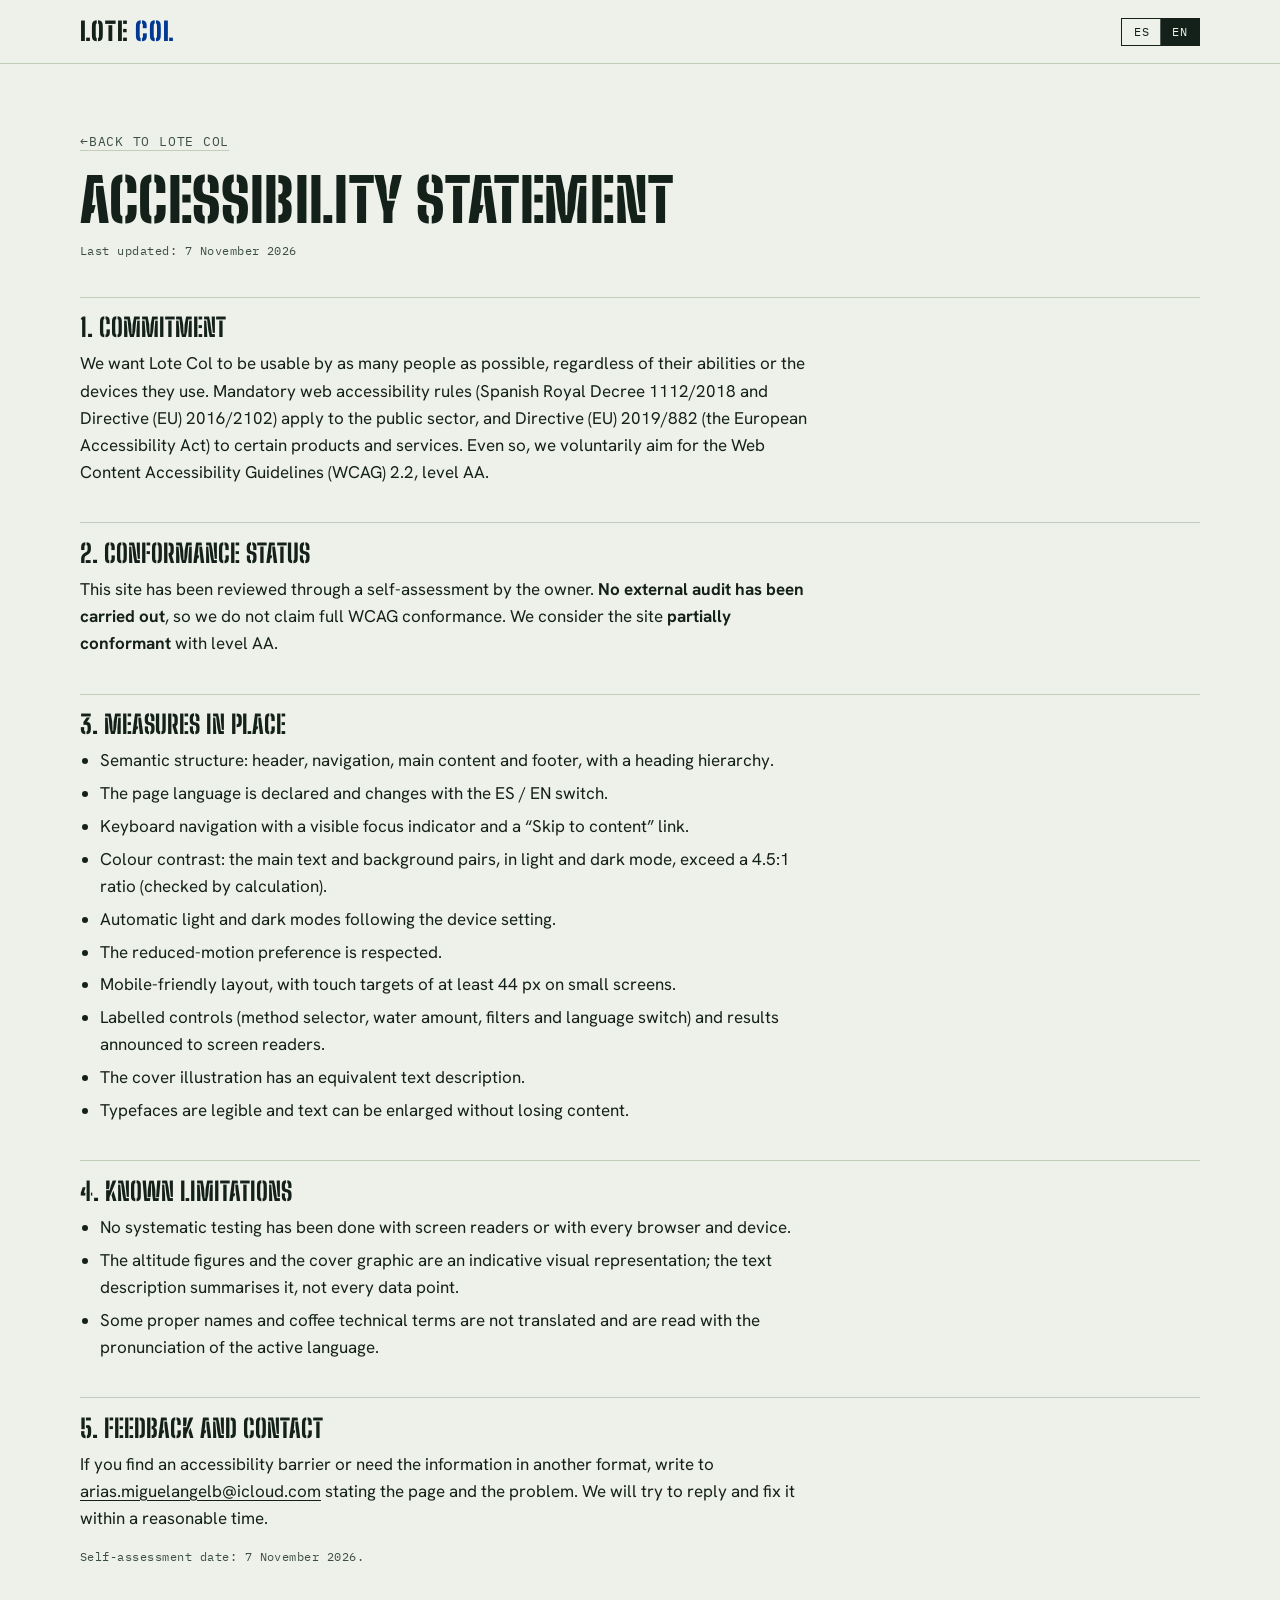
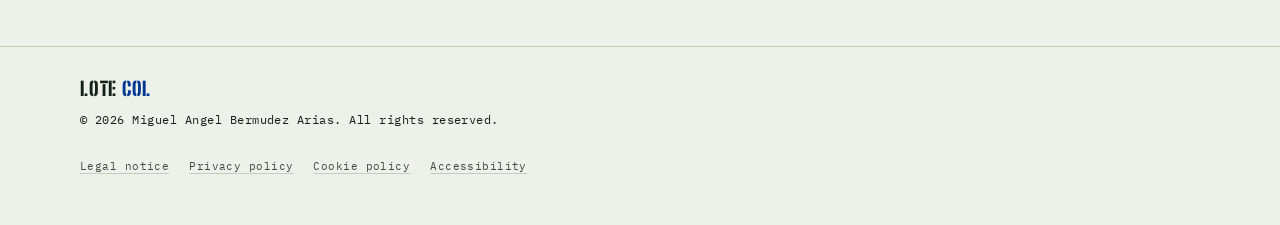
<file: accesibilidad.html>
<!doctype html>
<html lang="es">
<head>
  <meta charset="utf-8">
  <meta name="viewport" content="width=device-width, initial-scale=1, viewport-fit=cover">
  <meta name="theme-color" content="#EEF1EA" media="(prefers-color-scheme: light)">
  <meta name="theme-color" content="#0E1712" media="(prefers-color-scheme: dark)">
  <title>Declaración de accesibilidad | Lote Col</title>
  <meta name="robots" content="index, follow">
  <link rel="icon" type="image/png" sizes="32x32" href="favicon-32.png">
  <link rel="apple-touch-icon" href="apple-touch-icon.png">
  <link rel="canonical" href="https://www.lote-col.com/accesibilidad.html">
  <link rel="stylesheet" href="styles.css">
  <script>
(function () {
  var lang = 'es';
  try {
    var saved = localStorage.getItem('lote-lang');
    if (saved === 'en' || saved === 'es') { lang = saved; }
    else if (/^en/i.test(navigator.language || '')) { lang = 'en'; }
  } catch (e) {
    if (/^en/i.test(navigator.language || '')) { lang = 'en'; }
  }
  document.documentElement.setAttribute('data-lang', lang);
  document.documentElement.setAttribute('lang', lang);
})();
  </script>
</head>
<body data-title-es="Declaración de accesibilidad | Lote Col" data-title-en="Accessibility statement | Lote Col">
<a class="skip" href="#contenido"><span lang="es">Saltar al contenido</span><span lang="en">Skip to content</span></a>
<div class="top-bar">
  <div class="wrap top">
    <a class="brand" href="index.html" aria-label="Lote Col">Lote <span>Col</span></a>
    <div class="lang" role="group" data-label-es="Idioma" data-label-en="Language" aria-label="Idioma">
      <button type="button" data-set-lang="es" aria-label="Español" aria-pressed="true">ES</button>
      <button type="button" data-set-lang="en" aria-label="English" aria-pressed="false">EN</button>
    </div>
  </div>
</div>
<main id="contenido" class="legal">
  <div class="wrap">
    <a class="back" href="index.html">&larr; <span lang="es">Volver a Lote Col</span><span lang="en">Back to Lote Col</span></a>
    <h1><span lang="es">Declaración de accesibilidad</span><span lang="en">Accessibility statement</span></h1>
    <p class="meta"><span lang="es">Última actualización: 7 de noviembre de 2026</span><span lang="en">Last updated: 7 November 2026</span></p>
<div lang="es">

<h2>1. Compromiso</h2>
<p>Queremos que Lote Col pueda usarla el mayor número posible de personas, con independencia de sus capacidades o de los dispositivos que utilicen. La normativa de accesibilidad web obligatoria (Real Decreto 1112/2018 y Directiva (UE) 2016/2102) se dirige al sector público, y la Directiva (UE) 2019/882 (Acta Europea de Accesibilidad) a determinados productos y servicios. Aun así, aplicamos de forma voluntaria como objetivo las Pautas de Accesibilidad para el Contenido Web (WCAG) 2.2, nivel AA.</p>
<h2>2. Estado de conformidad</h2>
<p>Este sitio se ha revisado mediante una autoevaluación del propio titular. <strong>No se ha realizado una auditoría externa</strong>, por lo que no declaramos conformidad total con las WCAG. Consideramos que el sitio es <strong>parcialmente conforme</strong> con el nivel AA.</p>
<h2>3. Medidas aplicadas</h2>
<ul>
<li>Estructura semántica: cabecera, navegación, contenido principal y pie, con una jerarquía de títulos.</li>
<li>El idioma de la página está declarado y cambia con el selector ES / EN.</li>
<li>Se puede navegar con teclado, con indicador de foco visible y un enlace «Saltar al contenido».</li>
<li>Contraste de color: los pares principales de texto y fondo, en modo claro y oscuro, superan la relación 4,5:1 (comprobado por cálculo).</li>
<li>Modo claro y oscuro automáticos según el ajuste del dispositivo.</li>
<li>Se respeta la preferencia de reducir el movimiento.</li>
<li>Diseño adaptable a móvil, con zonas táctiles de al menos 44 px en pantallas pequeñas.</li>
<li>Controles con etiqueta (selector de método, cantidad de agua, filtros y selector de idioma) y resultados que se anuncian a los lectores de pantalla.</li>
<li>La ilustración de portada tiene una descripción textual equivalente.</li>
<li>Las tipografías son legibles y el texto se puede ampliar sin perder contenido.</li>
</ul>
<h2>4. Limitaciones conocidas</h2>
<ul>
<li>No se han hecho pruebas sistemáticas con lectores de pantalla ni con todos los navegadores y dispositivos.</li>
<li>Las cifras de altitud y el gráfico de portada son una representación visual orientativa; la descripción textual resume su contenido, no cada dato.</li>
<li>Algunos nombres propios y términos técnicos del café no se traducen y se leen con la pronunciación del idioma activo.</li>
</ul>
<h2>5. Comentarios y contacto</h2>
<p>Si encuentras una barrera de accesibilidad o necesitas la información en otro formato, escríbenos a <a href="mailto:arias.miguelangelb@icloud.com">arias.miguelangelb@icloud.com</a> indicando la página y el problema. Intentaremos responder y corregirlo en un plazo razonable.</p>
<p class="meta">Fecha de la autoevaluación: 7 de noviembre de 2026.</p>

</div>
<div lang="en">

<h2>1. Commitment</h2>
<p>We want Lote Col to be usable by as many people as possible, regardless of their abilities or the devices they use. Mandatory web accessibility rules (Spanish Royal Decree 1112/2018 and Directive (EU) 2016/2102) apply to the public sector, and Directive (EU) 2019/882 (the European Accessibility Act) to certain products and services. Even so, we voluntarily aim for the Web Content Accessibility Guidelines (WCAG) 2.2, level AA.</p>
<h2>2. Conformance status</h2>
<p>This site has been reviewed through a self-assessment by the owner. <strong>No external audit has been carried out</strong>, so we do not claim full WCAG conformance. We consider the site <strong>partially conformant</strong> with level AA.</p>
<h2>3. Measures in place</h2>
<ul>
<li>Semantic structure: header, navigation, main content and footer, with a heading hierarchy.</li>
<li>The page language is declared and changes with the ES / EN switch.</li>
<li>Keyboard navigation with a visible focus indicator and a “Skip to content” link.</li>
<li>Colour contrast: the main text and background pairs, in light and dark mode, exceed a 4.5:1 ratio (checked by calculation).</li>
<li>Automatic light and dark modes following the device setting.</li>
<li>The reduced-motion preference is respected.</li>
<li>Mobile-friendly layout, with touch targets of at least 44 px on small screens.</li>
<li>Labelled controls (method selector, water amount, filters and language switch) and results announced to screen readers.</li>
<li>The cover illustration has an equivalent text description.</li>
<li>Typefaces are legible and text can be enlarged without losing content.</li>
</ul>
<h2>4. Known limitations</h2>
<ul>
<li>No systematic testing has been done with screen readers or with every browser and device.</li>
<li>The altitude figures and the cover graphic are an indicative visual representation; the text description summarises it, not every data point.</li>
<li>Some proper names and coffee technical terms are not translated and are read with the pronunciation of the active language.</li>
</ul>
<h2>5. Feedback and contact</h2>
<p>If you find an accessibility barrier or need the information in another format, write to <a href="mailto:arias.miguelangelb@icloud.com">arias.miguelangelb@icloud.com</a> stating the page and the problem. We will try to reply and fix it within a reasonable time.</p>
<p class="meta">Self-assessment date: 7 November 2026.</p>

</div>
  </div>
</main>
<footer class="foot">
  <div class="wrap">
    <a class="brand" href="index.html" aria-label="Lote Col">Lote <span>Col</span></a>
    <p class="owner" style="font-family:var(--font-mono);font-size:0.75rem;color:var(--fg)">
      <span lang="es">© 2026 Miguel Angel Bermudez Arias. Todos los derechos reservados.</span>
      <span lang="en">© 2026 Miguel Angel Bermudez Arias. All rights reserved.</span>
    </p>
    <ul class="legal-links" data-label-es="Información legal" data-label-en="Legal information" aria-label="Información legal">
      <li><a href="aviso-legal.html"><span lang="es">Aviso legal</span><span lang="en">Legal notice</span></a></li>
      <li><a href="privacidad.html"><span lang="es">Política de privacidad</span><span lang="en">Privacy policy</span></a></li>
      <li><a href="cookies.html"><span lang="es">Política de cookies</span><span lang="en">Cookie policy</span></a></li>
      <li><a href="accesibilidad.html"><span lang="es">Accesibilidad</span><span lang="en">Accessibility</span></a></li>
    </ul>
  </div>
</footer>
<script src="legal.js"></script>
</body>
</html>
</file>
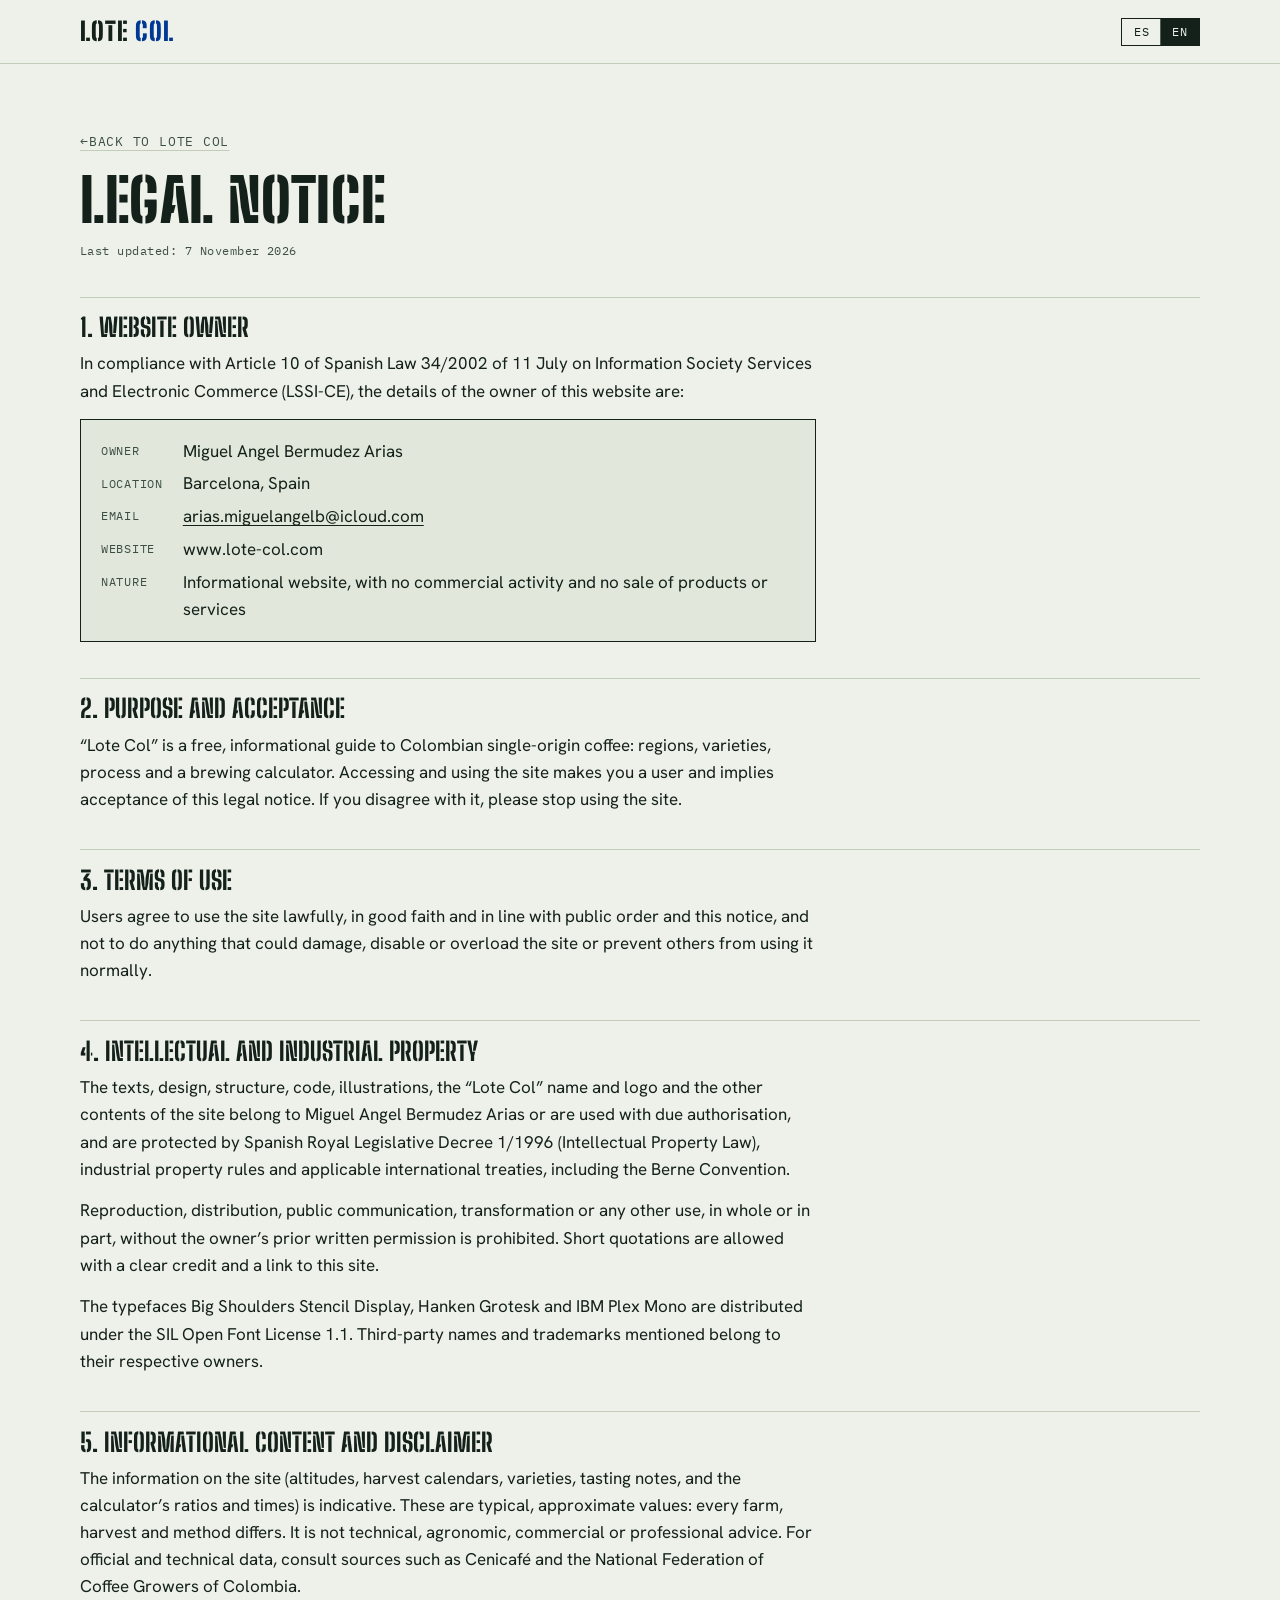
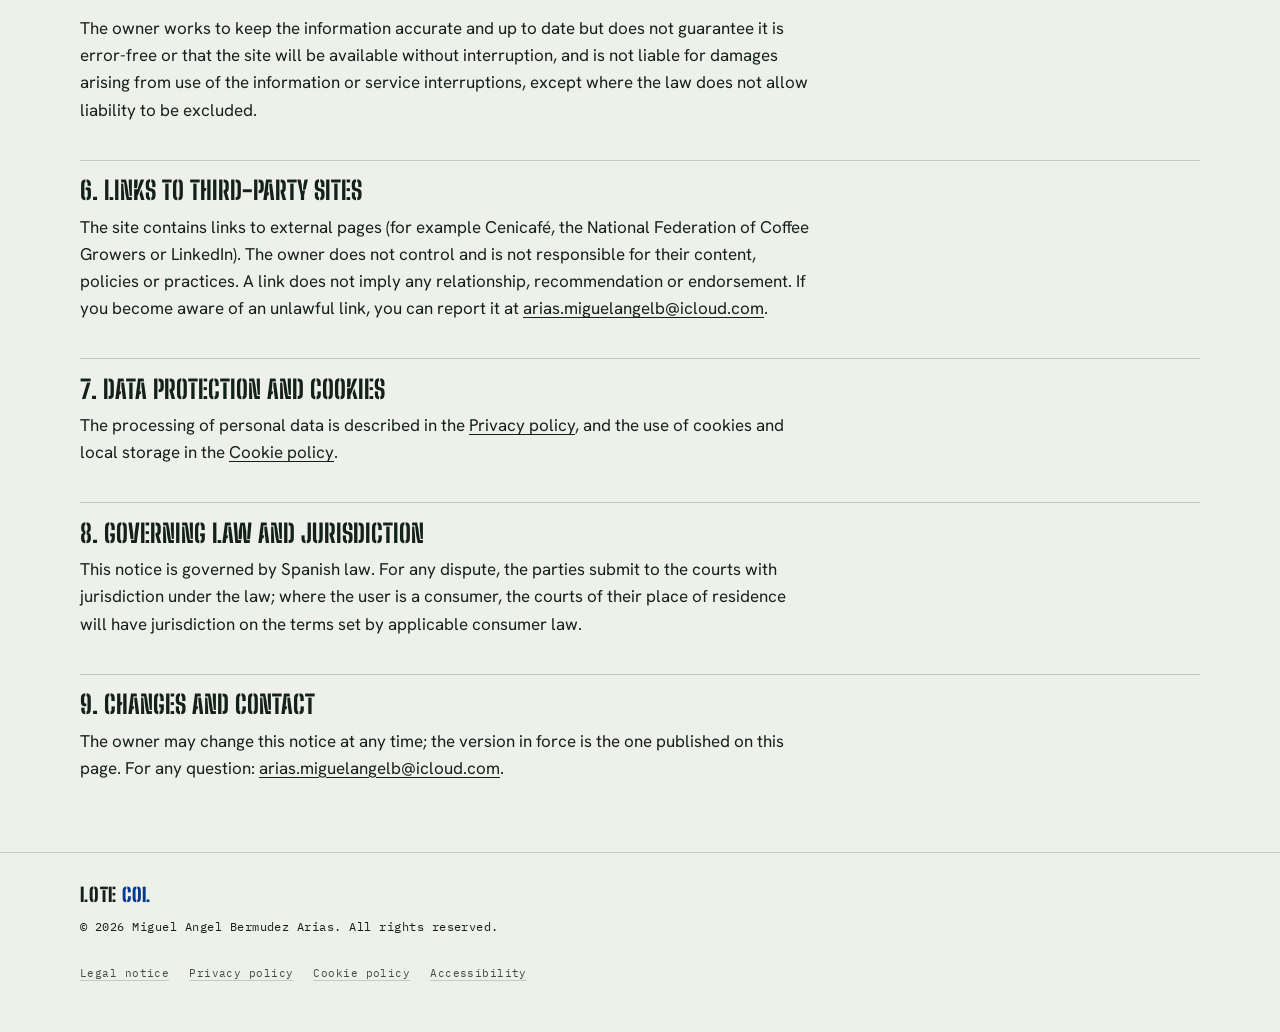
<file: aviso-legal.html>
<!doctype html>
<html lang="es">
<head>
  <meta charset="utf-8">
  <meta name="viewport" content="width=device-width, initial-scale=1, viewport-fit=cover">
  <meta name="theme-color" content="#EEF1EA" media="(prefers-color-scheme: light)">
  <meta name="theme-color" content="#0E1712" media="(prefers-color-scheme: dark)">
  <title>Aviso legal | Lote Col</title>
  <meta name="robots" content="index, follow">
  <link rel="icon" type="image/png" sizes="32x32" href="favicon-32.png">
  <link rel="apple-touch-icon" href="apple-touch-icon.png">
  <link rel="canonical" href="https://www.lote-col.com/aviso-legal.html">
  <link rel="stylesheet" href="styles.css">
  <script>
(function () {
  var lang = 'es';
  try {
    var saved = localStorage.getItem('lote-lang');
    if (saved === 'en' || saved === 'es') { lang = saved; }
    else if (/^en/i.test(navigator.language || '')) { lang = 'en'; }
  } catch (e) {
    if (/^en/i.test(navigator.language || '')) { lang = 'en'; }
  }
  document.documentElement.setAttribute('data-lang', lang);
  document.documentElement.setAttribute('lang', lang);
})();
  </script>
</head>
<body data-title-es="Aviso legal | Lote Col" data-title-en="Legal notice | Lote Col">
<a class="skip" href="#contenido"><span lang="es">Saltar al contenido</span><span lang="en">Skip to content</span></a>
<div class="top-bar">
  <div class="wrap top">
    <a class="brand" href="index.html" aria-label="Lote Col">Lote <span>Col</span></a>
    <div class="lang" role="group" data-label-es="Idioma" data-label-en="Language" aria-label="Idioma">
      <button type="button" data-set-lang="es" aria-label="Español" aria-pressed="true">ES</button>
      <button type="button" data-set-lang="en" aria-label="English" aria-pressed="false">EN</button>
    </div>
  </div>
</div>
<main id="contenido" class="legal">
  <div class="wrap">
    <a class="back" href="index.html">&larr; <span lang="es">Volver a Lote Col</span><span lang="en">Back to Lote Col</span></a>
    <h1><span lang="es">Aviso legal</span><span lang="en">Legal notice</span></h1>
    <p class="meta"><span lang="es">Última actualización: 7 de noviembre de 2026</span><span lang="en">Last updated: 7 November 2026</span></p>
<div lang="es">

<h2>1. Titular del sitio web</h2>
<p>En cumplimiento del artículo 10 de la Ley 34/2002, de 11 de julio, de Servicios de la Sociedad de la Información y de Comercio Electrónico (LSSI-CE), se informa de los datos del titular de este sitio web:</p>
<dl class="id"><dt>Titular</dt><dd>Miguel Angel Bermudez Arias</dd><dt>Localidad</dt><dd>Barcelona, España</dd><dt>Correo electrónico</dt><dd><a href="mailto:arias.miguelangelb@icloud.com">arias.miguelangelb@icloud.com</a></dd><dt>Sitio web</dt><dd>www.lote-col.com</dd><dt>Naturaleza</dt><dd>Sitio web informativo, sin actividad comercial ni venta de productos o servicios</dd></dl>
<h2>2. Objeto y aceptación</h2>
<p>«Lote Col» es una guía informativa y gratuita sobre el café colombiano de origen: regiones, variedades, proceso y una calculadora de preparación. El acceso y uso del sitio atribuye la condición de usuario e implica la aceptación de este aviso legal. Si no estás de acuerdo con él, debes dejar de usar el sitio.</p>
<h2>3. Condiciones de uso</h2>
<p>El usuario se compromete a utilizar el sitio de forma lícita, conforme a la buena fe, al orden público y a este aviso, y a no realizar actos que puedan dañar, inutilizar o sobrecargar el sitio ni impedir su normal uso por otras personas.</p>
<h2>4. Propiedad intelectual e industrial</h2>
<p>Los textos, el diseño, la estructura, el código, las ilustraciones, el nombre y el logotipo «Lote Col» y demás contenidos del sitio son titularidad de Miguel Angel Bermudez Arias o se usan con la debida autorización, y están protegidos por el Real Decreto Legislativo 1/1996 (Ley de Propiedad Intelectual) y por la normativa sobre propiedad industrial y los tratados internacionales aplicables, incluido el Convenio de Berna.</p>
<p>Queda prohibida su reproducción, distribución, comunicación pública, transformación o cualquier otro uso, total o parcial, sin autorización previa y por escrito del titular. Se permite citar fragmentos breves con indicación clara de la fuente y un enlace a este sitio.</p>
<p>Las tipografías Big Shoulders Stencil Display, Hanken Grotesk e IBM Plex Mono se distribuyen con la licencia SIL Open Font License 1.1. Las marcas y nombres de terceros que se mencionan pertenecen a sus respectivos propietarios.</p>
<h2>5. Contenido informativo y exención de responsabilidad</h2>
<p>La información del sitio (alturas, calendarios de cosecha, variedades, notas de cata, ratios y tiempos de la calculadora) es orientativa. Son valores típicos y aproximados: cada finca, cosecha y método varía. No constituye asesoramiento técnico, agronómico, comercial ni profesional. Para datos oficiales y técnicos, consulta fuentes como Cenicafé y la Federación Nacional de Cafeteros de Colombia.</p>
<p>El titular procura que la información sea correcta y esté actualizada, pero no garantiza la ausencia de errores ni la disponibilidad ininterrumpida del sitio, y no responde de los daños que pudieran derivarse del uso de la información o de interrupciones del servicio, salvo en los casos en que la ley no permita excluir la responsabilidad.</p>
<h2>6. Enlaces a sitios de terceros</h2>
<p>El sitio contiene enlaces a páginas externas (por ejemplo Cenicafé, la Federación Nacional de Cafeteros o LinkedIn). El titular no controla ni se responsabiliza de sus contenidos, políticas o prácticas. La inclusión de un enlace no implica relación, recomendación ni respaldo. Si tienes conocimiento de un enlace ilícito, puedes comunicarlo en <a href="mailto:arias.miguelangelb@icloud.com">arias.miguelangelb@icloud.com</a>.</p>
<h2>7. Protección de datos y cookies</h2>
<p>El tratamiento de datos personales se describe en la <a href="privacidad.html">Política de privacidad</a> y el uso de cookies y almacenamiento local en la <a href="cookies.html">Política de cookies</a>.</p>
<h2>8. Legislación aplicable y jurisdicción</h2>
<p>Este aviso se rige por la legislación española. Para cualquier controversia, las partes se someten a los juzgados y tribunales que resulten competentes conforme a la ley; cuando el usuario sea consumidor, serán competentes los de su domicilio en los términos que establezca la normativa de consumo aplicable.</p>
<h2>9. Modificaciones y contacto</h2>
<p>El titular puede modificar este aviso en cualquier momento; la versión vigente es la publicada en esta página. Para cualquier consulta: <a href="mailto:arias.miguelangelb@icloud.com">arias.miguelangelb@icloud.com</a>.</p>

</div>
<div lang="en">

<h2>1. Website owner</h2>
<p>In compliance with Article 10 of Spanish Law 34/2002 of 11 July on Information Society Services and Electronic Commerce (LSSI-CE), the details of the owner of this website are:</p>
<dl class="id"><dt>Owner</dt><dd>Miguel Angel Bermudez Arias</dd><dt>Location</dt><dd>Barcelona, Spain</dd><dt>Email</dt><dd><a href="mailto:arias.miguelangelb@icloud.com">arias.miguelangelb@icloud.com</a></dd><dt>Website</dt><dd>www.lote-col.com</dd><dt>Nature</dt><dd>Informational website, with no commercial activity and no sale of products or services</dd></dl>
<h2>2. Purpose and acceptance</h2>
<p>“Lote Col” is a free, informational guide to Colombian single-origin coffee: regions, varieties, process and a brewing calculator. Accessing and using the site makes you a user and implies acceptance of this legal notice. If you disagree with it, please stop using the site.</p>
<h2>3. Terms of use</h2>
<p>Users agree to use the site lawfully, in good faith and in line with public order and this notice, and not to do anything that could damage, disable or overload the site or prevent others from using it normally.</p>
<h2>4. Intellectual and industrial property</h2>
<p>The texts, design, structure, code, illustrations, the “Lote Col” name and logo and the other contents of the site belong to Miguel Angel Bermudez Arias or are used with due authorisation, and are protected by Spanish Royal Legislative Decree 1/1996 (Intellectual Property Law), industrial property rules and applicable international treaties, including the Berne Convention.</p>
<p>Reproduction, distribution, public communication, transformation or any other use, in whole or in part, without the owner’s prior written permission is prohibited. Short quotations are allowed with a clear credit and a link to this site.</p>
<p>The typefaces Big Shoulders Stencil Display, Hanken Grotesk and IBM Plex Mono are distributed under the SIL Open Font License 1.1. Third-party names and trademarks mentioned belong to their respective owners.</p>
<h2>5. Informational content and disclaimer</h2>
<p>The information on the site (altitudes, harvest calendars, varieties, tasting notes, and the calculator’s ratios and times) is indicative. These are typical, approximate values: every farm, harvest and method differs. It is not technical, agronomic, commercial or professional advice. For official and technical data, consult sources such as Cenicafé and the National Federation of Coffee Growers of Colombia.</p>
<p>The owner works to keep the information accurate and up to date but does not guarantee it is error-free or that the site will be available without interruption, and is not liable for damages arising from use of the information or service interruptions, except where the law does not allow liability to be excluded.</p>
<h2>6. Links to third-party sites</h2>
<p>The site contains links to external pages (for example Cenicafé, the National Federation of Coffee Growers or LinkedIn). The owner does not control and is not responsible for their content, policies or practices. A link does not imply any relationship, recommendation or endorsement. If you become aware of an unlawful link, you can report it at <a href="mailto:arias.miguelangelb@icloud.com">arias.miguelangelb@icloud.com</a>.</p>
<h2>7. Data protection and cookies</h2>
<p>The processing of personal data is described in the <a href="privacidad.html">Privacy policy</a>, and the use of cookies and local storage in the <a href="cookies.html">Cookie policy</a>.</p>
<h2>8. Governing law and jurisdiction</h2>
<p>This notice is governed by Spanish law. For any dispute, the parties submit to the courts with jurisdiction under the law; where the user is a consumer, the courts of their place of residence will have jurisdiction on the terms set by applicable consumer law.</p>
<h2>9. Changes and contact</h2>
<p>The owner may change this notice at any time; the version in force is the one published on this page. For any question: <a href="mailto:arias.miguelangelb@icloud.com">arias.miguelangelb@icloud.com</a>.</p>

</div>
  </div>
</main>
<footer class="foot">
  <div class="wrap">
    <a class="brand" href="index.html" aria-label="Lote Col">Lote <span>Col</span></a>
    <p class="owner" style="font-family:var(--font-mono);font-size:0.75rem;color:var(--fg)">
      <span lang="es">© 2026 Miguel Angel Bermudez Arias. Todos los derechos reservados.</span>
      <span lang="en">© 2026 Miguel Angel Bermudez Arias. All rights reserved.</span>
    </p>
    <ul class="legal-links" data-label-es="Información legal" data-label-en="Legal information" aria-label="Información legal">
      <li><a href="aviso-legal.html"><span lang="es">Aviso legal</span><span lang="en">Legal notice</span></a></li>
      <li><a href="privacidad.html"><span lang="es">Política de privacidad</span><span lang="en">Privacy policy</span></a></li>
      <li><a href="cookies.html"><span lang="es">Política de cookies</span><span lang="en">Cookie policy</span></a></li>
      <li><a href="accesibilidad.html"><span lang="es">Accesibilidad</span><span lang="en">Accessibility</span></a></li>
    </ul>
  </div>
</footer>
<script src="legal.js"></script>
</body>
</html>
</file>
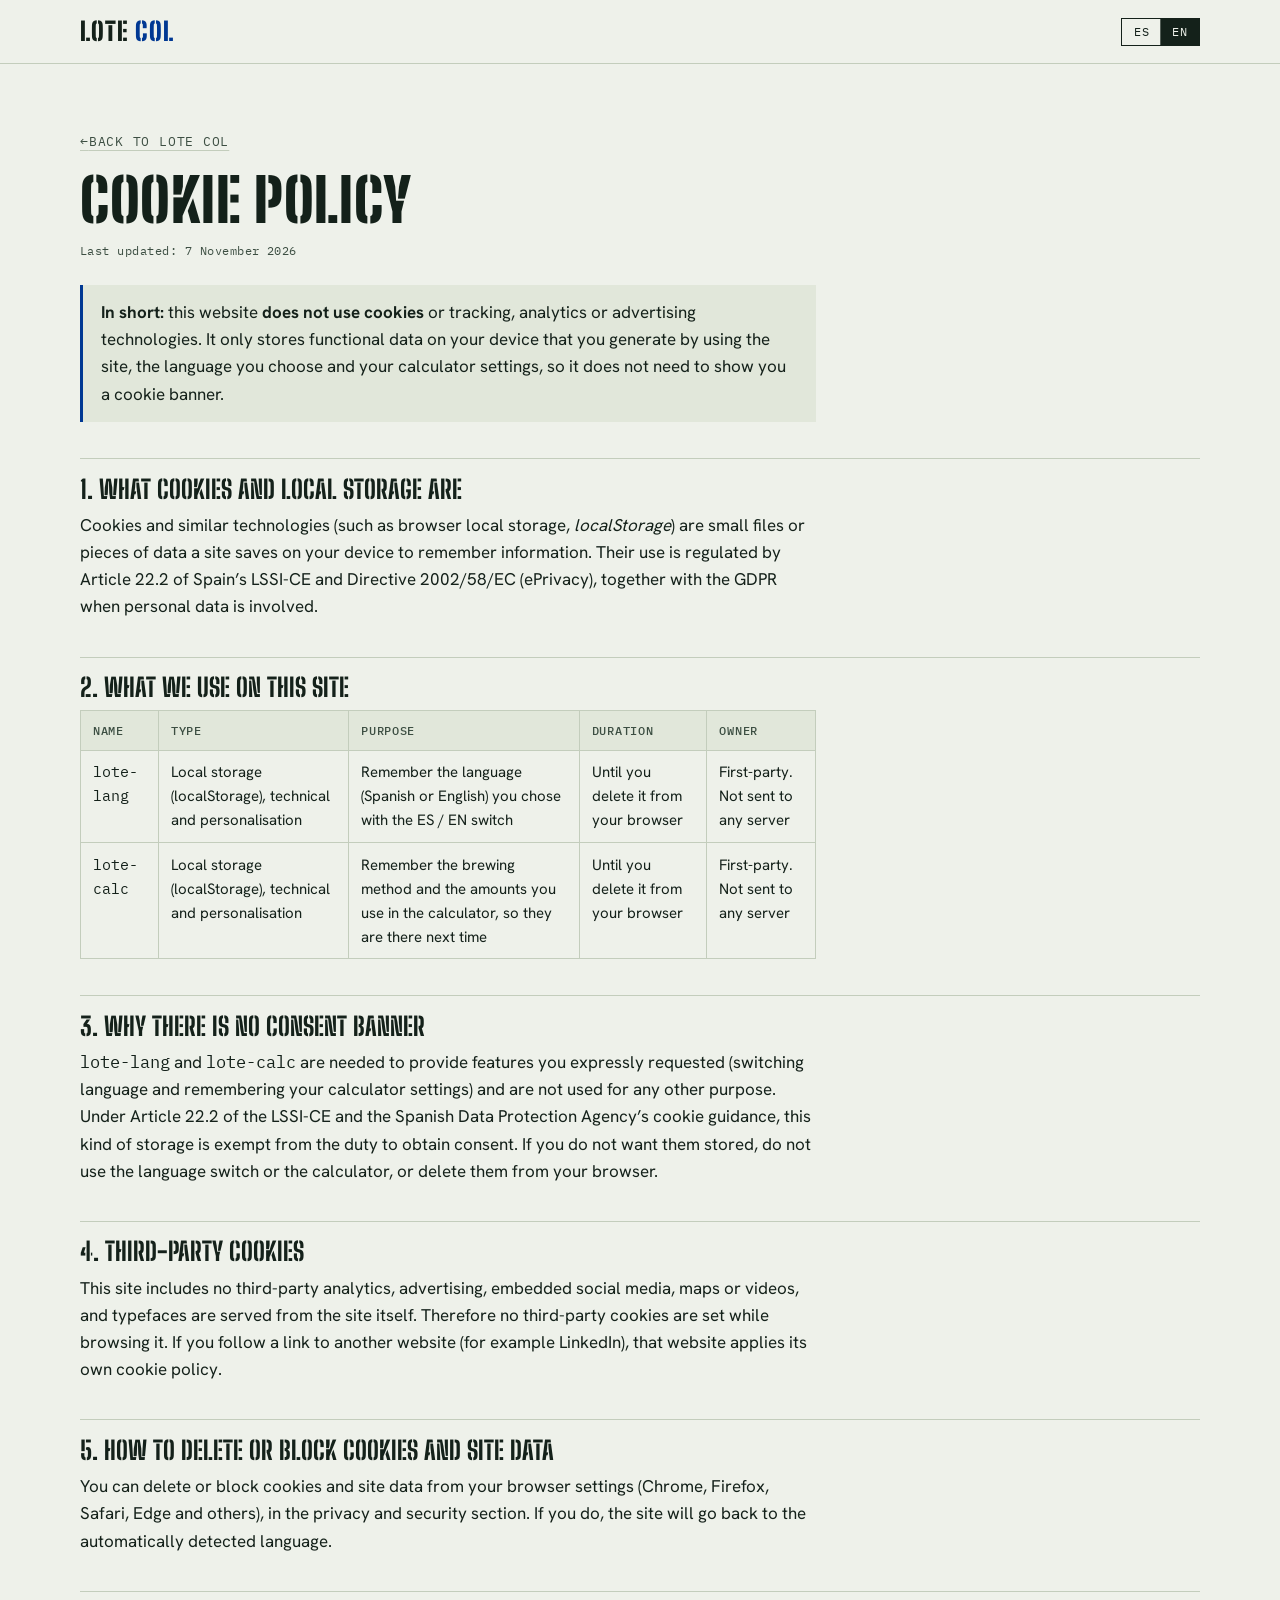
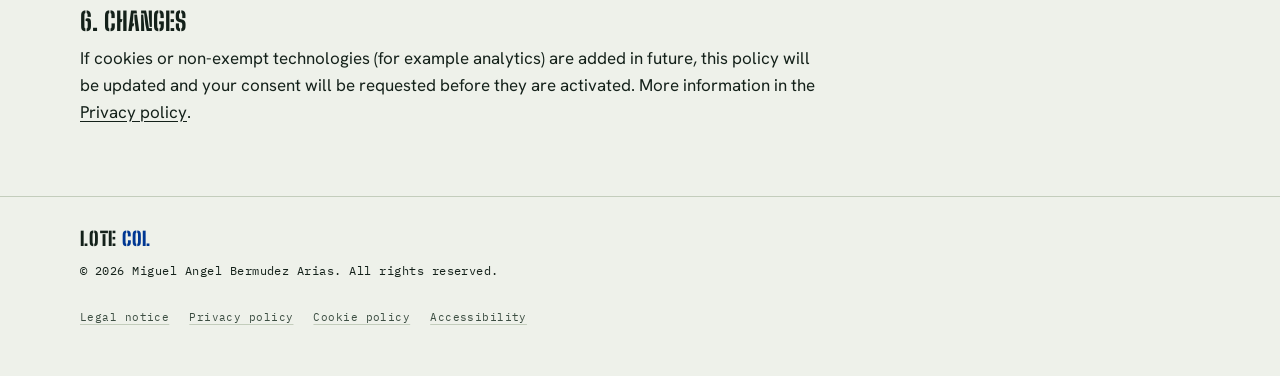
<file: cookies.html>
<!doctype html>
<html lang="es">
<head>
  <meta charset="utf-8">
  <meta name="viewport" content="width=device-width, initial-scale=1, viewport-fit=cover">
  <meta name="theme-color" content="#EEF1EA" media="(prefers-color-scheme: light)">
  <meta name="theme-color" content="#0E1712" media="(prefers-color-scheme: dark)">
  <title>Política de cookies | Lote Col</title>
  <meta name="robots" content="index, follow">
  <link rel="icon" type="image/png" sizes="32x32" href="favicon-32.png">
  <link rel="apple-touch-icon" href="apple-touch-icon.png">
  <link rel="canonical" href="https://www.lote-col.com/cookies.html">
  <link rel="stylesheet" href="styles.css">
  <script>
(function () {
  var lang = 'es';
  try {
    var saved = localStorage.getItem('lote-lang');
    if (saved === 'en' || saved === 'es') { lang = saved; }
    else if (/^en/i.test(navigator.language || '')) { lang = 'en'; }
  } catch (e) {
    if (/^en/i.test(navigator.language || '')) { lang = 'en'; }
  }
  document.documentElement.setAttribute('data-lang', lang);
  document.documentElement.setAttribute('lang', lang);
})();
  </script>
</head>
<body data-title-es="Política de cookies | Lote Col" data-title-en="Cookie policy | Lote Col">
<a class="skip" href="#contenido"><span lang="es">Saltar al contenido</span><span lang="en">Skip to content</span></a>
<div class="top-bar">
  <div class="wrap top">
    <a class="brand" href="index.html" aria-label="Lote Col">Lote <span>Col</span></a>
    <div class="lang" role="group" data-label-es="Idioma" data-label-en="Language" aria-label="Idioma">
      <button type="button" data-set-lang="es" aria-label="Español" aria-pressed="true">ES</button>
      <button type="button" data-set-lang="en" aria-label="English" aria-pressed="false">EN</button>
    </div>
  </div>
</div>
<main id="contenido" class="legal">
  <div class="wrap">
    <a class="back" href="index.html">&larr; <span lang="es">Volver a Lote Col</span><span lang="en">Back to Lote Col</span></a>
    <h1><span lang="es">Política de cookies</span><span lang="en">Cookie policy</span></h1>
    <p class="meta"><span lang="es">Última actualización: 7 de noviembre de 2026</span><span lang="en">Last updated: 7 November 2026</span></p>
<div lang="es">

<div class="note"><p><strong>En resumen:</strong> esta web <strong>no utiliza cookies</strong> ni tecnologías de seguimiento, analítica o publicidad. Solo guarda en tu dispositivo datos funcionales que tú generas al usar la web, el idioma que eliges y los ajustes de la calculadora, por lo que no necesita mostrarte un aviso de cookies.</p></div>
<h2>1. Qué son las cookies y el almacenamiento local</h2>
<p>Las cookies y tecnologías similares (como el almacenamiento local del navegador, <em>localStorage</em>) son pequeños archivos o datos que un sitio guarda en tu dispositivo para recordar información. Su uso está regulado por el artículo 22.2 de la LSSI-CE y la Directiva 2002/58/CE (ePrivacy), junto con el RGPD cuando implican datos personales.</p>
<h2>2. Qué usamos en este sitio</h2>
<div class="t-wrap"><table><thead><tr><th>Nombre</th><th>Tipo</th><th>Finalidad</th><th>Duración</th><th>Titular</th></tr></thead><tbody>
<tr><td><code>lote-lang</code></td><td>Almacenamiento local (localStorage), técnico y de personalización</td><td>Recordar el idioma (español o inglés) que has elegido con el selector ES / EN</td><td>Hasta que lo borres desde tu navegador</td><td>Propio. No se envía a ningún servidor</td></tr>
<tr><td><code>lote-calc</code></td><td>Almacenamiento local (localStorage), técnico y de personalización</td><td>Recordar el método de preparación y las cantidades que usas en la calculadora, para que aparezcan la próxima vez</td><td>Hasta que lo borres desde tu navegador</td><td>Propio. No se envía a ningún servidor</td></tr>
</tbody></table></div>
<h2>3. Por qué no hay banner de consentimiento</h2>
<p>Los datos <code>lote-lang</code> y <code>lote-calc</code> son necesarios para ofrecer funciones que has solicitado expresamente (cambiar de idioma y recordar tus ajustes de la calculadora) y no se usan para otras finalidades. Conforme al artículo 22.2 de la LSSI-CE y a la guía sobre el uso de cookies de la Agencia Española de Protección de Datos, este tipo de almacenamiento está exento del deber de obtener consentimiento. Si no quieres que se guarden, no uses el selector de idioma ni la calculadora, o bórralos desde tu navegador.</p>
<h2>4. Cookies de terceros</h2>
<p>Este sitio no incorpora analítica, publicidad, redes sociales incrustadas, mapas ni vídeos de terceros, y las tipografías se sirven desde el propio sitio. Por tanto, no se instalan cookies de terceros al navegar por él. Si sigues un enlace a otra web (por ejemplo LinkedIn), esa web aplicará su propia política de cookies.</p>
<h2>5. Cómo borrar o bloquear cookies y datos del sitio</h2>
<p>Puedes eliminar o bloquear cookies y datos de sitios desde los ajustes de tu navegador (Chrome, Firefox, Safari, Edge y otros), en el apartado de privacidad y seguridad. Si lo haces, la web volverá a mostrarse en el idioma detectado automáticamente.</p>
<h2>6. Cambios</h2>
<p>Si en el futuro se incorporan cookies o tecnologías no exentas (por ejemplo, analítica), se actualizará esta política y se pedirá tu consentimiento antes de activarlas. Más información en la <a href="privacidad.html">Política de privacidad</a>.</p>

</div>
<div lang="en">

<div class="note"><p><strong>In short:</strong> this website <strong>does not use cookies</strong> or tracking, analytics or advertising technologies. It only stores functional data on your device that you generate by using the site, the language you choose and your calculator settings, so it does not need to show you a cookie banner.</p></div>
<h2>1. What cookies and local storage are</h2>
<p>Cookies and similar technologies (such as browser local storage, <em>localStorage</em>) are small files or pieces of data a site saves on your device to remember information. Their use is regulated by Article 22.2 of Spain’s LSSI-CE and Directive 2002/58/EC (ePrivacy), together with the GDPR when personal data is involved.</p>
<h2>2. What we use on this site</h2>
<div class="t-wrap"><table><thead><tr><th>Name</th><th>Type</th><th>Purpose</th><th>Duration</th><th>Owner</th></tr></thead><tbody>
<tr><td><code>lote-lang</code></td><td>Local storage (localStorage), technical and personalisation</td><td>Remember the language (Spanish or English) you chose with the ES / EN switch</td><td>Until you delete it from your browser</td><td>First-party. Not sent to any server</td></tr>
<tr><td><code>lote-calc</code></td><td>Local storage (localStorage), technical and personalisation</td><td>Remember the brewing method and the amounts you use in the calculator, so they are there next time</td><td>Until you delete it from your browser</td><td>First-party. Not sent to any server</td></tr>
</tbody></table></div>
<h2>3. Why there is no consent banner</h2>
<p><code>lote-lang</code> and <code>lote-calc</code> are needed to provide features you expressly requested (switching language and remembering your calculator settings) and are not used for any other purpose. Under Article 22.2 of the LSSI-CE and the Spanish Data Protection Agency’s cookie guidance, this kind of storage is exempt from the duty to obtain consent. If you do not want them stored, do not use the language switch or the calculator, or delete them from your browser.</p>
<h2>4. Third-party cookies</h2>
<p>This site includes no third-party analytics, advertising, embedded social media, maps or videos, and typefaces are served from the site itself. Therefore no third-party cookies are set while browsing it. If you follow a link to another website (for example LinkedIn), that website applies its own cookie policy.</p>
<h2>5. How to delete or block cookies and site data</h2>
<p>You can delete or block cookies and site data from your browser settings (Chrome, Firefox, Safari, Edge and others), in the privacy and security section. If you do, the site will go back to the automatically detected language.</p>
<h2>6. Changes</h2>
<p>If cookies or non-exempt technologies (for example analytics) are added in future, this policy will be updated and your consent will be requested before they are activated. More information in the <a href="privacidad.html">Privacy policy</a>.</p>

</div>
  </div>
</main>
<footer class="foot">
  <div class="wrap">
    <a class="brand" href="index.html" aria-label="Lote Col">Lote <span>Col</span></a>
    <p class="owner" style="font-family:var(--font-mono);font-size:0.75rem;color:var(--fg)">
      <span lang="es">© 2026 Miguel Angel Bermudez Arias. Todos los derechos reservados.</span>
      <span lang="en">© 2026 Miguel Angel Bermudez Arias. All rights reserved.</span>
    </p>
    <ul class="legal-links" data-label-es="Información legal" data-label-en="Legal information" aria-label="Información legal">
      <li><a href="aviso-legal.html"><span lang="es">Aviso legal</span><span lang="en">Legal notice</span></a></li>
      <li><a href="privacidad.html"><span lang="es">Política de privacidad</span><span lang="en">Privacy policy</span></a></li>
      <li><a href="cookies.html"><span lang="es">Política de cookies</span><span lang="en">Cookie policy</span></a></li>
      <li><a href="accesibilidad.html"><span lang="es">Accesibilidad</span><span lang="en">Accessibility</span></a></li>
    </ul>
  </div>
</footer>
<script src="legal.js"></script>
</body>
</html>
</file>
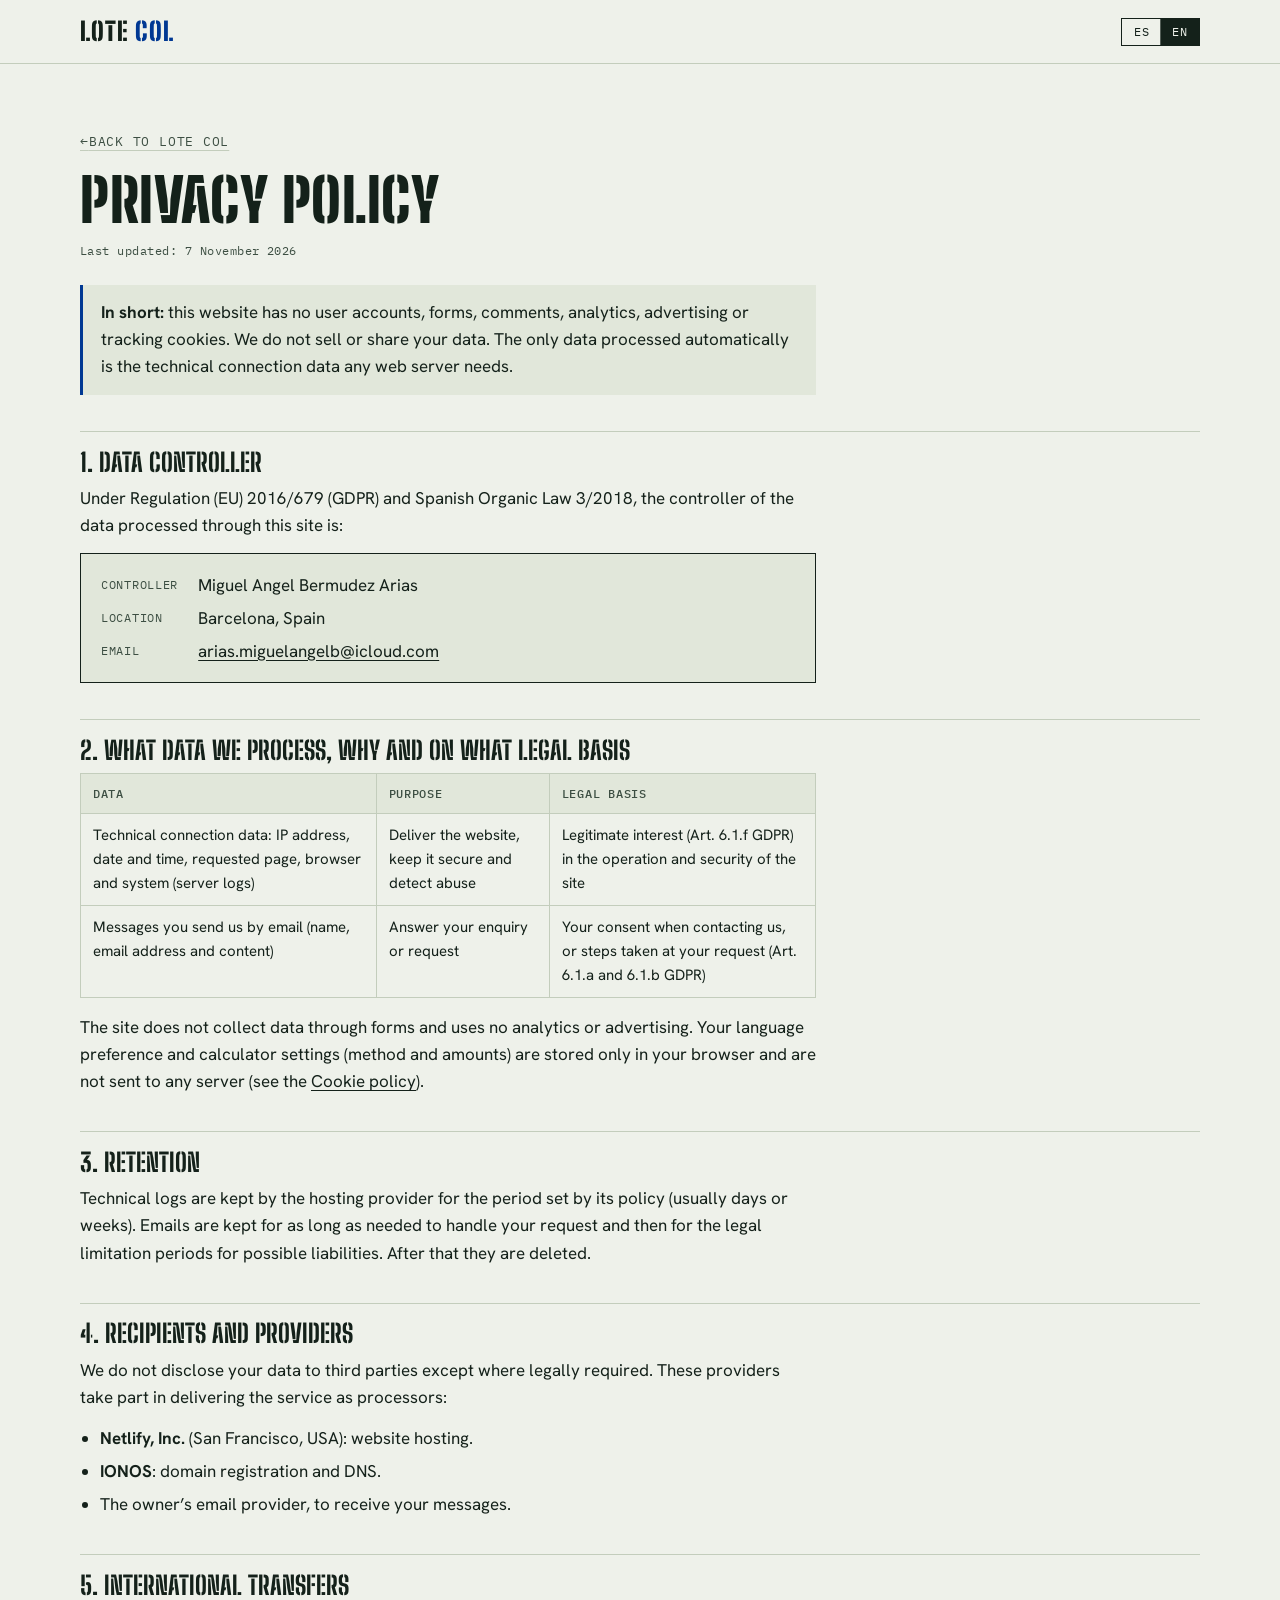
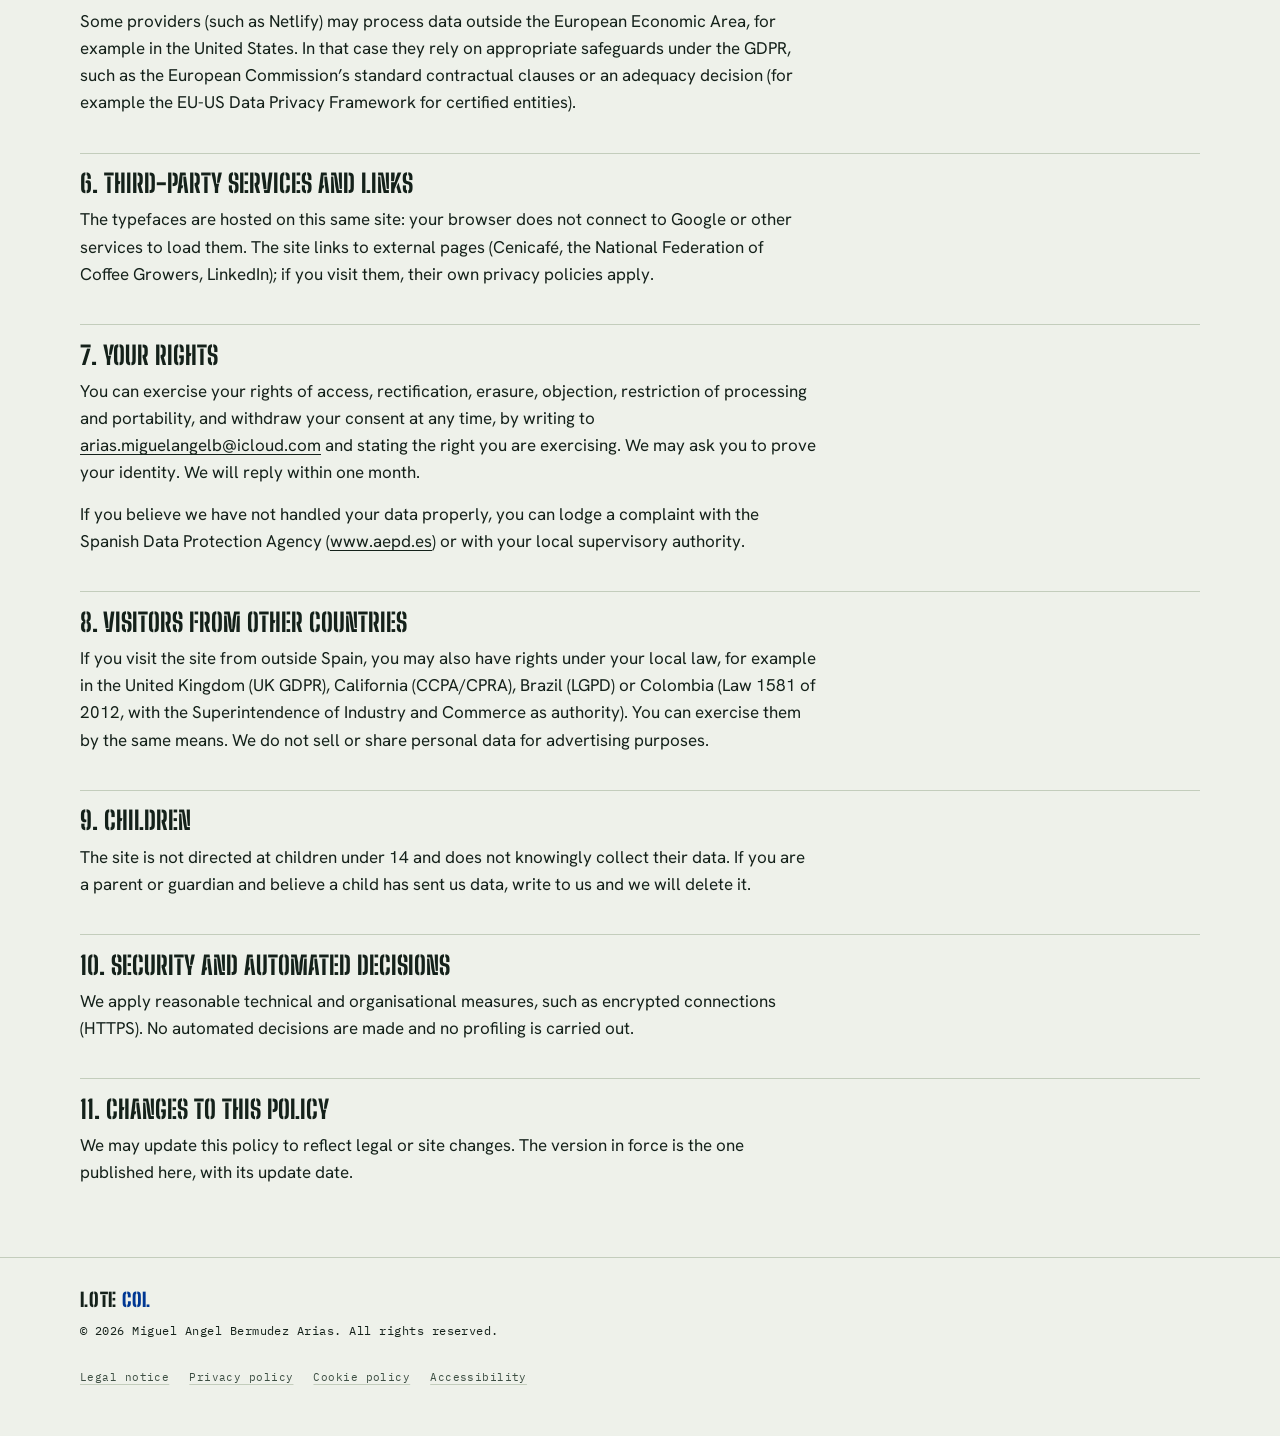
<file: privacidad.html>
<!doctype html>
<html lang="es">
<head>
  <meta charset="utf-8">
  <meta name="viewport" content="width=device-width, initial-scale=1, viewport-fit=cover">
  <meta name="theme-color" content="#EEF1EA" media="(prefers-color-scheme: light)">
  <meta name="theme-color" content="#0E1712" media="(prefers-color-scheme: dark)">
  <title>Política de privacidad | Lote Col</title>
  <meta name="robots" content="index, follow">
  <link rel="icon" type="image/png" sizes="32x32" href="favicon-32.png">
  <link rel="apple-touch-icon" href="apple-touch-icon.png">
  <link rel="canonical" href="https://www.lote-col.com/privacidad.html">
  <link rel="stylesheet" href="styles.css">
  <script>
(function () {
  var lang = 'es';
  try {
    var saved = localStorage.getItem('lote-lang');
    if (saved === 'en' || saved === 'es') { lang = saved; }
    else if (/^en/i.test(navigator.language || '')) { lang = 'en'; }
  } catch (e) {
    if (/^en/i.test(navigator.language || '')) { lang = 'en'; }
  }
  document.documentElement.setAttribute('data-lang', lang);
  document.documentElement.setAttribute('lang', lang);
})();
  </script>
</head>
<body data-title-es="Política de privacidad | Lote Col" data-title-en="Privacy policy | Lote Col">
<a class="skip" href="#contenido"><span lang="es">Saltar al contenido</span><span lang="en">Skip to content</span></a>
<div class="top-bar">
  <div class="wrap top">
    <a class="brand" href="index.html" aria-label="Lote Col">Lote <span>Col</span></a>
    <div class="lang" role="group" data-label-es="Idioma" data-label-en="Language" aria-label="Idioma">
      <button type="button" data-set-lang="es" aria-label="Español" aria-pressed="true">ES</button>
      <button type="button" data-set-lang="en" aria-label="English" aria-pressed="false">EN</button>
    </div>
  </div>
</div>
<main id="contenido" class="legal">
  <div class="wrap">
    <a class="back" href="index.html">&larr; <span lang="es">Volver a Lote Col</span><span lang="en">Back to Lote Col</span></a>
    <h1><span lang="es">Política de privacidad</span><span lang="en">Privacy policy</span></h1>
    <p class="meta"><span lang="es">Última actualización: 7 de noviembre de 2026</span><span lang="en">Last updated: 7 November 2026</span></p>
<div lang="es">

<div class="note"><p><strong>En resumen:</strong> esta web no tiene registro de usuarios, formularios, comentarios, analítica, publicidad ni cookies de seguimiento. No vendemos ni cedemos tus datos. Lo único que se trata de forma automática son los datos técnicos de conexión que necesita cualquier servidor web.</p></div>
<h2>1. Responsable del tratamiento</h2>
<p>Conforme al Reglamento (UE) 2016/679 (RGPD) y la Ley Orgánica 3/2018 (LOPDGDD), el responsable de los datos tratados a través de este sitio es:</p>
<dl class="id"><dt>Responsable</dt><dd>Miguel Angel Bermudez Arias</dd><dt>Localidad</dt><dd>Barcelona, España</dd><dt>Correo electrónico</dt><dd><a href="mailto:arias.miguelangelb@icloud.com">arias.miguelangelb@icloud.com</a></dd></dl>
<h2>2. Qué datos tratamos, para qué y con qué base jurídica</h2>
<div class="t-wrap"><table><thead><tr><th>Datos</th><th>Finalidad</th><th>Base jurídica</th></tr></thead><tbody>
<tr><td>Datos técnicos de conexión: dirección IP, fecha y hora, página solicitada, navegador y sistema (registros del servidor)</td><td>Entregar la web, garantizar su seguridad y detectar abusos</td><td>Interés legítimo (art. 6.1.f RGPD) en el funcionamiento y la seguridad del sitio</td></tr>
<tr><td>Mensajes que nos envíes por correo electrónico (nombre, email y contenido)</td><td>Responder tu consulta o solicitud</td><td>Tu consentimiento al escribirnos o la aplicación de medidas a petición tuya (art. 6.1.a y 6.1.b RGPD)</td></tr>
</tbody></table></div>
<p>La web no recoge datos a través de formularios y no usa analítica ni publicidad. Tu preferencia de idioma y los ajustes de la calculadora (método y cantidades) se guardan únicamente en tu navegador y no se envían a ningún servidor (consulta la <a href="cookies.html">Política de cookies</a>).</p>
<h2>3. Plazo de conservación</h2>
<p>Los registros técnicos los conserva el proveedor de alojamiento durante el plazo que establezca su política (normalmente unos días o semanas). Los correos se conservan mientras sea necesario para atender tu solicitud y, después, durante los plazos legales de prescripción de posibles responsabilidades. Después se suprimen.</p>
<h2>4. Destinatarios y proveedores</h2>
<p>No cedemos tus datos a terceros salvo obligación legal. Para prestar el servicio intervienen estos proveedores, que actúan como encargados del tratamiento:</p>
<ul>
<li><strong>Netlify, Inc.</strong> (San Francisco, EE. UU.): alojamiento de la web.</li>
<li><strong>IONOS</strong>: registro del dominio y servicio DNS.</li>
<li>Proveedor de correo electrónico del titular, para recibir tus mensajes.</li>
</ul>
<h2>5. Transferencias internacionales</h2>
<p>Algunos proveedores (como Netlify) pueden tratar datos fuera del Espacio Económico Europeo, por ejemplo en Estados Unidos. En ese caso se apoyan en garantías adecuadas previstas en el RGPD, como las cláusulas contractuales tipo de la Comisión Europea o una decisión de adecuación (por ejemplo, el Marco de Privacidad de Datos UE-EE. UU. para entidades certificadas).</p>
<h2>6. Servicios de terceros y enlaces</h2>
<p>Las tipografías están alojadas en este mismo sitio: tu navegador no se conecta a Google ni a otros servicios para cargarlas. El sitio enlaza a páginas externas (Cenicafé, Federación Nacional de Cafeteros, LinkedIn); si las visitas, se aplicarán sus propias políticas de privacidad.</p>
<h2>7. Tus derechos</h2>
<p>Puedes ejercer los derechos de acceso, rectificación, supresión, oposición, limitación del tratamiento y portabilidad, y retirar tu consentimiento en cualquier momento, escribiendo a <a href="mailto:arias.miguelangelb@icloud.com">arias.miguelangelb@icloud.com</a> e indicando el derecho que ejerces. Podemos pedirte que acredites tu identidad. Responderemos en el plazo máximo de un mes.</p>
<p>Si consideras que no hemos tratado tus datos correctamente, puedes presentar una reclamación ante la Agencia Española de Protección de Datos (<a href="https://www.aepd.es" target="_blank" rel="noopener">www.aepd.es</a>).</p>
<h2>8. Visitantes de otros países</h2>
<p>Si visitas la web desde fuera de España, además de lo anterior puedes tener derechos reconocidos por tu legislación local, por ejemplo en el Reino Unido (UK GDPR), California (CCPA/CPRA), Brasil (LGPD) o Colombia (Ley 1581 de 2012, con la Superintendencia de Industria y Comercio como autoridad). Puedes ejercerlos por el mismo medio. No vendemos ni compartimos datos personales con fines publicitarios.</p>
<h2>9. Menores</h2>
<p>El sitio no está dirigido a menores de 14 años y no recoge conscientemente datos de ellos. Si eres madre, padre o tutor y crees que un menor nos ha enviado datos, escríbenos para suprimirlos.</p>
<h2>10. Seguridad y decisiones automatizadas</h2>
<p>Aplicamos medidas técnicas y organizativas razonables, como la conexión cifrada (HTTPS). No se toman decisiones automatizadas ni se elaboran perfiles.</p>
<h2>11. Cambios en esta política</h2>
<p>Podemos actualizar esta política para reflejar cambios legales o del sitio. La versión vigente es la publicada aquí, con su fecha de actualización.</p>

</div>
<div lang="en">

<div class="note"><p><strong>In short:</strong> this website has no user accounts, forms, comments, analytics, advertising or tracking cookies. We do not sell or share your data. The only data processed automatically is the technical connection data any web server needs.</p></div>
<h2>1. Data controller</h2>
<p>Under Regulation (EU) 2016/679 (GDPR) and Spanish Organic Law 3/2018, the controller of the data processed through this site is:</p>
<dl class="id"><dt>Controller</dt><dd>Miguel Angel Bermudez Arias</dd><dt>Location</dt><dd>Barcelona, Spain</dd><dt>Email</dt><dd><a href="mailto:arias.miguelangelb@icloud.com">arias.miguelangelb@icloud.com</a></dd></dl>
<h2>2. What data we process, why and on what legal basis</h2>
<div class="t-wrap"><table><thead><tr><th>Data</th><th>Purpose</th><th>Legal basis</th></tr></thead><tbody>
<tr><td>Technical connection data: IP address, date and time, requested page, browser and system (server logs)</td><td>Deliver the website, keep it secure and detect abuse</td><td>Legitimate interest (Art. 6.1.f GDPR) in the operation and security of the site</td></tr>
<tr><td>Messages you send us by email (name, email address and content)</td><td>Answer your enquiry or request</td><td>Your consent when contacting us, or steps taken at your request (Art. 6.1.a and 6.1.b GDPR)</td></tr>
</tbody></table></div>
<p>The site does not collect data through forms and uses no analytics or advertising. Your language preference and calculator settings (method and amounts) are stored only in your browser and are not sent to any server (see the <a href="cookies.html">Cookie policy</a>).</p>
<h2>3. Retention</h2>
<p>Technical logs are kept by the hosting provider for the period set by its policy (usually days or weeks). Emails are kept for as long as needed to handle your request and then for the legal limitation periods for possible liabilities. After that they are deleted.</p>
<h2>4. Recipients and providers</h2>
<p>We do not disclose your data to third parties except where legally required. These providers take part in delivering the service as processors:</p>
<ul>
<li><strong>Netlify, Inc.</strong> (San Francisco, USA): website hosting.</li>
<li><strong>IONOS</strong>: domain registration and DNS.</li>
<li>The owner’s email provider, to receive your messages.</li>
</ul>
<h2>5. International transfers</h2>
<p>Some providers (such as Netlify) may process data outside the European Economic Area, for example in the United States. In that case they rely on appropriate safeguards under the GDPR, such as the European Commission’s standard contractual clauses or an adequacy decision (for example the EU-US Data Privacy Framework for certified entities).</p>
<h2>6. Third-party services and links</h2>
<p>The typefaces are hosted on this same site: your browser does not connect to Google or other services to load them. The site links to external pages (Cenicafé, the National Federation of Coffee Growers, LinkedIn); if you visit them, their own privacy policies apply.</p>
<h2>7. Your rights</h2>
<p>You can exercise your rights of access, rectification, erasure, objection, restriction of processing and portability, and withdraw your consent at any time, by writing to <a href="mailto:arias.miguelangelb@icloud.com">arias.miguelangelb@icloud.com</a> and stating the right you are exercising. We may ask you to prove your identity. We will reply within one month.</p>
<p>If you believe we have not handled your data properly, you can lodge a complaint with the Spanish Data Protection Agency (<a href="https://www.aepd.es" target="_blank" rel="noopener">www.aepd.es</a>) or with your local supervisory authority.</p>
<h2>8. Visitors from other countries</h2>
<p>If you visit the site from outside Spain, you may also have rights under your local law, for example in the United Kingdom (UK GDPR), California (CCPA/CPRA), Brazil (LGPD) or Colombia (Law 1581 of 2012, with the Superintendence of Industry and Commerce as authority). You can exercise them by the same means. We do not sell or share personal data for advertising purposes.</p>
<h2>9. Children</h2>
<p>The site is not directed at children under 14 and does not knowingly collect their data. If you are a parent or guardian and believe a child has sent us data, write to us and we will delete it.</p>
<h2>10. Security and automated decisions</h2>
<p>We apply reasonable technical and organisational measures, such as encrypted connections (HTTPS). No automated decisions are made and no profiling is carried out.</p>
<h2>11. Changes to this policy</h2>
<p>We may update this policy to reflect legal or site changes. The version in force is the one published here, with its update date.</p>

</div>
  </div>
</main>
<footer class="foot">
  <div class="wrap">
    <a class="brand" href="index.html" aria-label="Lote Col">Lote <span>Col</span></a>
    <p class="owner" style="font-family:var(--font-mono);font-size:0.75rem;color:var(--fg)">
      <span lang="es">© 2026 Miguel Angel Bermudez Arias. Todos los derechos reservados.</span>
      <span lang="en">© 2026 Miguel Angel Bermudez Arias. All rights reserved.</span>
    </p>
    <ul class="legal-links" data-label-es="Información legal" data-label-en="Legal information" aria-label="Información legal">
      <li><a href="aviso-legal.html"><span lang="es">Aviso legal</span><span lang="en">Legal notice</span></a></li>
      <li><a href="privacidad.html"><span lang="es">Política de privacidad</span><span lang="en">Privacy policy</span></a></li>
      <li><a href="cookies.html"><span lang="es">Política de cookies</span><span lang="en">Cookie policy</span></a></li>
      <li><a href="accesibilidad.html"><span lang="es">Accesibilidad</span><span lang="en">Accessibility</span></a></li>
    </ul>
  </div>
</footer>
<script src="legal.js"></script>
</body>
</html>
</file>
<file: styles.css>
/* Base (en el artefacto la plataforma la añadía; aquí se declara a mano) */
:root { color-scheme: light; }
body { margin: 0; }
img { max-width: 100%; }
[hidden] { display: none !important; }

/* Tipografías alojadas en el propio sitio (licencia SIL OFL 1.1): no se hace ninguna petición a Google */
@font-face { font-family: 'Big Shoulders Stencil Display'; src: url('big-shoulders-stencil.woff') format('woff'); font-weight: 100 900; font-style: normal; font-display: swap; }
@font-face { font-family: 'Hanken Grotesk'; src: url('hanken-grotesk.woff') format('woff'); font-weight: 100 900; font-style: normal; font-display: swap; }
@font-face { font-family: 'IBM Plex Mono'; src: url('plex-mono-400.woff') format('woff'); font-weight: 400; font-style: normal; font-display: swap; }
@font-face { font-family: 'IBM Plex Mono'; src: url('plex-mono-500.woff') format('woff'); font-weight: 500; font-style: normal; font-display: swap; }
/* Layout: guía editorial en una columna ancha, con la altitud de cultivo como imagen central. Estética de marca de saco de exportación (plantilla estarcida). Dos idiomas (ES/EN) en el mismo documento. */
:root {
  --bg: #EEF1EA;
  --surface: #E1E7DA;
  --fg: #14211A;
  --muted: #3C4E42;
  --line: #C3CDBC;
  --accent: #003893;
  --accent-ink: #FFFFFF;
  --leaf: #2C6A49;
  --ok-bg: #CFE5D6;
  --ok-fg: #14472B;
  --warn-bg: #F3E3B5;
  --warn-fg: #5E4300;
  --fig-ink: #14211A;
  --fig-zone: #1F3A2A;
  --fig-bg: transparent;
  --fig-pad: 0;
  --fig-r: 0;
  --fig-shift: -34%;
  --font-display: 'Big Shoulders Stencil Display', 'Big Shoulders Display', Impact, 'Arial Narrow', sans-serif;
  --font-body: 'Hanken Grotesk', system-ui, -apple-system, 'Segoe UI', sans-serif;
  --font-mono: 'IBM Plex Mono', ui-monospace, 'SFMono-Regular', Menlo, monospace;
}
@media (prefers-color-scheme: dark) {
  :root:not([data-theme="light"]) {
    --bg: #0E1712;
    --surface: #17251D;
    --fg: #E7ECE2;
    --muted: #A8B9AD;
    --line: #2B3C31;
    --accent: #7FA6FF;
    --accent-ink: #081433;
    --leaf: #5FBF8A;
    --ok-bg: #16382A;
    --ok-fg: #9ADBB6;
    --warn-bg: #3A2E0E;
    --warn-fg: #F0D182;
    --fig-bg: #F3EFE2;
    --fig-pad: 0.75rem;
    --fig-r: 0.25rem;
    --fig-shift: 0;
    color-scheme: dark;
  }
}
:root[data-theme="dark"] {
  --bg: #0E1712;
  --surface: #17251D;
  --fg: #E7ECE2;
  --muted: #A8B9AD;
  --line: #2B3C31;
  --accent: #7FA6FF;
  --accent-ink: #081433;
  --leaf: #5FBF8A;
  --ok-bg: #16382A;
  --ok-fg: #9ADBB6;
  --warn-bg: #3A2E0E;
  --warn-fg: #F0D182;
  --fig-bg: #F3EFE2;
  --fig-pad: 0.75rem;
  --fig-r: 0.25rem;
  --fig-shift: 0;
  color-scheme: dark;
}

/* Idioma: el español es el valor por defecto; data-lang="en" muestra el inglés */
:root:not([data-lang="en"]) [lang="en"] { display: none; }
:root[data-lang="en"] [lang="es"] { display: none; }

*, *::before, *::after { box-sizing: border-box; }
html { scroll-behavior: smooth; -webkit-text-size-adjust: 100%; text-size-adjust: 100%; }
a, button, select, summary { touch-action: manipulation; }
body {
  background: var(--bg);
  color: var(--fg);
  font-family: var(--font-body);
  font-size: 1.0625rem;
  line-height: 1.6;
}
h1, h2, h3 { text-wrap: balance; }
a { color: inherit; }
:focus-visible { outline: 3px solid var(--accent); outline-offset: 2px; }

.wrap {
  max-width: 72rem;
  margin-inline: auto;
  padding-left: max(16px, env(safe-area-inset-left, 0px));
  padding-right: max(16px, env(safe-area-inset-right, 0px));
}

/* Cabecera */
.top-bar { border-bottom: 1px solid var(--line); }
.top {
  display: flex;
  flex-wrap: wrap;
  gap: 0.75rem 2rem;
  align-items: center;
  justify-content: space-between;
  padding-block: 1.1rem;
}
.brand {
  font-family: var(--font-display);
  font-weight: 900;
  font-size: 1.6rem;
  letter-spacing: 0.04em;
  text-transform: uppercase;
  text-decoration: none;
  line-height: 1;
}
.brand span { color: var(--accent); }
.top nav ul { display: flex; flex-wrap: wrap; gap: 0.25rem 1.5rem; list-style: none; margin: 0; padding: 0; }
.top nav a {
  display: inline-block;
  font-family: var(--font-mono);
  font-size: 0.8125rem;
  letter-spacing: 0.06em;
  text-transform: uppercase;
  text-decoration: none;
  padding: 0.3rem 0;
  border-bottom: 2px solid transparent;
}
.top nav a:hover { border-bottom-color: var(--accent); }
.lang { position: relative; display: grid; grid-template-columns: 1fr 1fr; border: 1.5px solid var(--fg); overflow: hidden; }
.lang::before { content: ""; position: absolute; top: 0; bottom: 0; left: 0; width: 50%; background: var(--fg); transform: translateX(0); transition: transform 0.4s cubic-bezier(0.16, 1, 0.3, 1); }
:root[data-lang="en"] .lang::before { transform: translateX(100%); }
.lang button {
  font-family: var(--font-mono);
  font-size: 0.75rem;
  letter-spacing: 0.08em;
  padding: 0.35rem 0.7rem;
  border: 0;
  border-radius: 0;
  background: transparent;
  color: var(--fg);
  cursor: pointer;
  position: relative;
  z-index: 1;
  transition: color 0.4s ease;
}
.lang button[aria-pressed="true"] { color: var(--bg); }
.lang button:focus-visible { outline: 3px solid var(--accent); outline-offset: -4px; }
@media (prefers-reduced-motion: reduce) { .lang::before, .lang button { transition: none; } }

/* Portada */
.hero { padding-block: clamp(2rem, 6vw, 4.5rem); }
.hero-grid {
  display: grid;
  grid-template-columns: minmax(0, 54%) minmax(0, 1fr);
  gap: 0;
  align-items: end;
}
.hero { overflow-x: clip; }
.hero-grid > div:first-child { position: relative; z-index: 1; padding-bottom: 0.25rem; }
.eyebrow {
  font-family: var(--font-mono);
  font-size: 0.8125rem;
  letter-spacing: 0.08em;
  text-transform: uppercase;
  color: var(--accent);
  margin: 0 0 0.9rem;
}
h1 {
  font-family: var(--font-display);
  font-weight: 900;
  text-transform: uppercase;
  font-size: clamp(3rem, 8.6vw, 6.25rem);
  line-height: 0.96;
  letter-spacing: 0.01em;
  margin: 0 0 1.25rem;
}
h1 em { font-style: normal; color: var(--accent); }
.hero-text { max-width: 33rem; margin: 0 0 1.25rem; color: var(--muted); font-size: 1.125rem; }
.hero-actions { display: flex; flex-wrap: wrap; gap: 0.75rem 1.5rem; align-items: center; margin: 0 0 1.75rem; }
.hero-stats { display: flex; flex-wrap: wrap; gap: 0.5rem 2.25rem; max-width: 33rem; margin: 0; padding: 1.1rem 0 0; border-top: 1px solid var(--line); list-style: none; }
.hero-stats li { font-family: var(--font-mono); font-size: 0.8125rem; letter-spacing: 0.05em; text-transform: uppercase; color: var(--muted); }
.hero-stats b { font-family: var(--font-display); font-weight: 900; font-size: 2.1rem; line-height: 1; color: var(--fg); margin-right: 0.5rem; vertical-align: -0.25rem; font-variant-numeric: tabular-nums; }
.lede.intro { margin-bottom: 1rem; }
.btn {
  display: inline-block;
  background: var(--accent);
  color: var(--accent-ink);
  font-family: var(--font-mono);
  font-size: 0.875rem;
  letter-spacing: 0.06em;
  text-transform: uppercase;
  text-decoration: none;
  padding: 0.85rem 1.25rem;
}
.btn:hover { filter: brightness(1.08); }
.link-quiet {
  font-family: var(--font-mono);
  font-size: 0.875rem;
  letter-spacing: 0.06em;
  text-transform: uppercase;
  text-underline-offset: 0.3em;
}

/* Ilustración de la montaña (imagen real con eje y etiqueta en vivo) */
.profile {
  margin: 0 calc(-1 * clamp(0px, (100vw - 72rem) / 2, 5rem)) 0 var(--fig-shift);
  min-width: 0;
  padding: var(--fig-pad);
  background: var(--fig-bg);
  border-radius: var(--fig-r);
}
.profile svg { width: 100%; height: auto; display: block; overflow: visible; }
.fig-line { fill: none; stroke: var(--fig-ink); }
.fig-dot { fill: var(--fig-ink); }
.fig-zone-line { fill: none; stroke: var(--fig-zone); }
.fig-label { font-family: var(--font-body); font-weight: 500; font-size: 36px; fill: var(--fig-ink); }
.fig-zone { font-family: var(--font-mono); font-weight: 500; font-size: 31px; letter-spacing: 0.2em; fill: var(--fig-zone); }

/* Secciones */
.block {
  padding-block: clamp(2.5rem, 6vw, 4.5rem);
  border-top: 1px solid var(--line);
  scroll-margin-top: 1rem;
}
h2 {
  font-family: var(--font-display);
  font-weight: 800;
  text-transform: uppercase;
  font-size: clamp(2.25rem, 6vw, 3.75rem);
  line-height: 0.95;
  margin: 0 0 1rem;
}
.lede { max-width: 42rem; color: var(--muted); margin: 0 0 2rem; }

/* Regiones */
.filters { display: flex; flex-wrap: wrap; gap: 0.5rem; margin: 0 0 0.9rem; }
.chip {
  font-family: var(--font-mono);
  font-size: 0.8125rem;
  letter-spacing: 0.05em;
  text-transform: uppercase;
  padding: 0.5rem 0.9rem;
  border: 1.5px solid var(--fg);
  background: transparent;
  color: var(--fg);
  cursor: pointer;
  border-radius: 0;
}
.chip:hover { background: var(--surface); }
.chip[aria-pressed="true"] { background: var(--fg); color: var(--bg); }
.count { font-family: var(--font-mono); font-size: 0.8125rem; color: var(--muted); margin: 0 0 1.25rem; }
.regions {
  display: grid;
  grid-template-columns: repeat(auto-fill, minmax(min(100%, 16rem), 1fr));
  gap: 1rem;
  list-style: none;
  margin: 0;
  padding: 0;
}
.region { background: var(--surface); padding: 1.25rem; display: flex; flex-direction: column; gap: 0.9rem; min-width: 0; }
.region h3 {
  font-family: var(--font-display);
  font-weight: 800;
  font-size: 1.85rem;
  text-transform: uppercase;
  line-height: 1;
  margin: 0 0 0.25rem;
}
.dept { display: block; font-family: var(--font-mono); font-size: 0.75rem; letter-spacing: 0.05em; text-transform: uppercase; color: var(--muted); }
.alt-head {
  display: flex;
  justify-content: space-between;
  gap: 0.5rem;
  font-family: var(--font-mono);
  font-size: 0.75rem;
  letter-spacing: 0.05em;
  text-transform: uppercase;
  color: var(--muted);
}
.alt-head b { color: var(--fg); font-weight: 500; }
.alt-track { position: relative; height: 10px; background: var(--line); margin: 0.4rem 0 0.25rem; }
.alt-track i {
  position: absolute;
  top: 0;
  bottom: 0;
  left: calc(var(--a) * 1%);
  width: calc((var(--b) - var(--a)) * 1%);
  background: var(--leaf);
}
.alt-scale { display: flex; justify-content: space-between; font-family: var(--font-mono); font-size: 0.6875rem; color: var(--muted); }
.desc { margin: 0; font-size: 0.975rem; }
.notes { display: flex; flex-wrap: wrap; gap: 0.35rem; list-style: none; margin: auto 0 0; padding: 0; }
.notes li {
  font-family: var(--font-mono);
  font-size: 0.75rem;
  letter-spacing: 0.03em;
  padding: 0.15rem 0.55rem;
  border: 1px solid var(--muted);
}

/* Variedades */
.table-wrap { overflow-x: auto; border-top: 2px solid var(--fg); }
table { width: 100%; min-width: 44rem; border-collapse: collapse; font-size: 0.975rem; }
thead th {
  font-family: var(--font-mono);
  font-weight: 500;
  font-size: 0.75rem;
  letter-spacing: 0.08em;
  text-transform: uppercase;
  text-align: left;
  color: var(--muted);
  padding: 0.75rem 1rem 0.75rem 0;
  border-bottom: 1px solid var(--fg);
}
tbody th {
  font-family: var(--font-display);
  font-weight: 800;
  font-size: 1.6rem;
  line-height: 1;
  text-transform: uppercase;
  text-align: left;
  padding: 1rem 1rem 1rem 0;
  border-bottom: 1px solid var(--line);
  vertical-align: top;
  white-space: nowrap;
}
td { padding: 1rem 1rem 1rem 0; border-bottom: 1px solid var(--line); vertical-align: top; }
.pill {
  display: inline-block;
  font-family: var(--font-mono);
  font-size: 0.75rem;
  letter-spacing: 0.05em;
  text-transform: uppercase;
  padding: 0.2rem 0.55rem;
  white-space: nowrap;
}
.pill.ok { background: var(--ok-bg); color: var(--ok-fg); }
.pill.warn { background: var(--warn-bg); color: var(--warn-fg); }
.table-note { max-width: 42rem; color: var(--muted); margin: 1.25rem 0 0; font-size: 0.975rem; }

/* Proceso */
.steps {
  list-style: none;
  margin: 0 0 3rem;
  padding: 0;
  display: grid;
  grid-template-columns: repeat(auto-fill, minmax(min(100%, 15rem), 1fr));
  gap: 1.5rem 2rem;
  counter-reset: step;
}
.steps li { counter-increment: step; border-top: 2px solid var(--fg); padding-top: 0.7rem; min-width: 0; }
.steps li::before {
  content: counter(step);
  display: block;
  font-family: var(--font-display);
  font-weight: 900;
  font-size: 2.5rem;
  line-height: 1;
  color: var(--accent);
}
.steps h3 { font-weight: 700; font-size: 1.1rem; margin: 0.3rem 0 0.35rem; }
.steps p { margin: 0; font-size: 0.95rem; color: var(--muted); }
h3.sub { font-family: var(--font-display); font-weight: 800; text-transform: uppercase; font-size: 1.9rem; margin: 0 0 1rem; }
.methods { display: grid; grid-template-columns: repeat(auto-fit, minmax(min(100%, 15rem), 1fr)); gap: 1.5rem 2rem; }
.method { border-top: 1px solid var(--line); padding-top: 0.75rem; min-width: 0; }
.method h4 { font-family: var(--font-mono); font-weight: 500; font-size: 0.875rem; letter-spacing: 0.08em; text-transform: uppercase; margin: 0 0 0.4rem; }
.method p { margin: 0; color: var(--muted); font-size: 0.95rem; }

/* Preparar */
.calc { display: grid; grid-template-columns: minmax(0, 1fr) minmax(0, 1.2fr); gap: 1.5rem; align-items: start; }
.panel { background: var(--surface); padding: 1.5rem; min-width: 0; }
.panel.out { background: transparent; border: 2px solid var(--fg); }
.field + .field { margin-top: 1.1rem; }
label {
  display: block;
  font-family: var(--font-mono);
  font-size: 0.75rem;
  letter-spacing: 0.08em;
  text-transform: uppercase;
  color: var(--muted);
  margin-bottom: 0.35rem;
}
select, input[type="number"] {
  font: inherit;
  width: 100%;
  padding: 0.7rem 0.8rem;
  background: var(--bg);
  color: var(--fg);
  border: 1.5px solid var(--fg);
  border-radius: 0;
}
select {
  -webkit-appearance: none;
  appearance: none;
  padding-right: 2.75rem;
  background-color: var(--bg);
  background-image: linear-gradient(45deg, transparent 50%, var(--fg) 50%), linear-gradient(135deg, var(--fg) 50%, transparent 50%);
  background-position: calc(100% - 1.4rem) 50%, calc(100% - 1rem) 50%;
  background-size: 0.4rem 0.4rem, 0.4rem 0.4rem;
  background-repeat: no-repeat;
}
.out-label { font-family: var(--font-mono); font-size: 0.75rem; letter-spacing: 0.08em; text-transform: uppercase; color: var(--muted); margin: 0 0 0.25rem; }
.out-big {
  font-family: var(--font-display);
  font-weight: 900;
  font-size: clamp(3.5rem, 12vw, 6rem);
  line-height: 0.9;
  color: var(--accent);
  margin: 0 0 1.25rem;
  font-variant-numeric: tabular-nums;
}
.out dl {
  display: grid;
  grid-template-columns: auto minmax(0, 1fr);
  gap: 0.5rem 1.5rem;
  margin: 0 0 1.25rem;
  font-variant-numeric: tabular-nums;
}
.out dt { font-family: var(--font-mono); font-size: 0.75rem; letter-spacing: 0.08em; text-transform: uppercase; color: var(--muted); padding-top: 0.2rem; }
.out dd { margin: 0; }
.tip { margin: 0; padding-top: 1rem; border-top: 1px solid var(--line); font-size: 0.975rem; }
.howto { margin-top: 1.25rem; padding-top: 1rem; border-top: 1px solid var(--line); }
.how { margin: 0.6rem 0 0; padding-left: 1.4rem; display: grid; gap: 0.55rem; font-size: 0.95rem; }
.how li::marker { font-family: var(--font-mono); color: var(--accent); }
.how-note { margin: 1rem 0 0; font-size: 0.875rem; color: var(--muted); }

/* Pie */
.foot { border-top: 1px solid var(--line); padding-block: 2rem 2.5rem; color: var(--muted); font-size: 0.875rem; }
.foot p { margin: 0 0 0.5rem; max-width: 46rem; }
.foot .brand { font-size: 1.2rem; color: var(--fg); display: inline-block; margin-bottom: 0.75rem; }
.foot .owner-row { display: flex; flex-wrap: wrap; align-items: center; gap: 0.75rem 1.25rem; margin-top: 1.25rem; padding-top: 1rem; border-top: 1px solid var(--line); }
.foot .owner { margin: 0; color: var(--fg); font-family: var(--font-mono); font-size: 0.75rem; letter-spacing: 0.04em; }
.btn-outline { display: inline-flex; align-items: center; min-height: 2.25rem; padding: 0; border: 0; color: var(--muted); font-family: var(--font-mono); font-size: 0.6875rem; letter-spacing: 0.04em; text-decoration: underline; text-decoration-color: var(--line); text-underline-offset: 0.3em; }
.btn-outline:hover { color: var(--fg); text-decoration-color: currentColor; }

@media (max-width: 52rem) {
  .hero-grid, .calc { grid-template-columns: minmax(0, 1fr); }
  .hero-grid { gap: 1.5rem; align-items: start; }
  .profile { margin: 0; }
  :root { --fig-shift: 0; }
}

/* Móvil: las etiquetas de la tabla solo se ven en pantallas pequeñas */
.cell-label { display: none; }

@media (max-width: 40rem) {
  /* Cabecera fija: marca e idioma arriba, y debajo los cuatro botones de navegación */
  body::before { content: ""; position: fixed; inset: 0 0 auto; height: env(safe-area-inset-top, 0px); z-index: 30; background: var(--bg); }
  .top-bar { position: sticky; top: env(safe-area-inset-top, 0px); z-index: 20; background: var(--bg); }
  .top { padding-block: 0.6rem 0; gap: 0.35rem 1rem; }
  .top nav { order: 3; width: 100%; }
  .top nav ul { display: grid; grid-template-columns: repeat(4, minmax(0, 1fr)); gap: 0; }
  .top nav a {
    display: flex;
    align-items: center;
    justify-content: center;
    width: 100%;
    min-height: 2.75rem;
    padding: 0 0.15rem;
    font-size: 0.6875rem;
    letter-spacing: 0.04em;
    text-align: center;
    border-bottom: 3px solid transparent;
  }
  .top nav a[aria-current="true"] { color: var(--accent); border-bottom-color: var(--accent); }
  .lang button { min-height: 2.5rem; min-width: 2.75rem; }
  .block { scroll-margin-top: 8rem; }

  /* Portada */
  .hero { padding-block: 1.75rem 2.5rem; }
  .hero-text { font-size: 1.0625rem; }
  .fig-label { font-size: 46px; }
  .fig-zone { font-size: 42px; }
  .hero-actions { flex-direction: column; align-items: stretch; gap: 0.5rem; }
  .btn { display: block; width: 100%; text-align: center; padding: 1rem 1.25rem; }
  .link-quiet { text-align: center; padding: 0.75rem 0; }

  /* Controles táctiles */
  .chip { min-height: 2.75rem; padding-inline: 1rem; }
  select, input[type="number"] { min-height: 3rem; }
  .panel { padding: 1.25rem; }
  .region { padding: 1.1rem; }
  .out dl { grid-template-columns: minmax(0, 1fr); gap: 0.1rem; }
  .out dt { padding-top: 0; }
  .out dd { margin-bottom: 0.7rem; }

  /* Tabla de variedades: una tarjeta por variedad */
  .table-wrap { overflow: visible; border-top: 0; }
  .table-wrap table, .table-wrap tbody { display: block; min-width: 0; }
  .table-wrap thead { position: absolute; width: 1px; height: 1px; overflow: hidden; clip: rect(0 0 0 0); white-space: nowrap; }
  .table-wrap tbody { display: grid; gap: 1rem; }
  .table-wrap tbody tr { display: grid; gap: 0.6rem; background: var(--surface); padding: 1rem 1.1rem; }
  .table-wrap tbody th { display: block; padding: 0; border: 0; white-space: normal; font-size: 1.75rem; }
  .table-wrap td { display: grid; grid-template-columns: 5.25rem minmax(0, 1fr); gap: 0.75rem; align-items: start; padding: 0; border: 0; }
  .cell-label {
    display: block;
    font-family: var(--font-mono);
    font-size: 0.6875rem;
    letter-spacing: 0.08em;
    text-transform: uppercase;
    color: var(--muted);
    padding-top: 0.25rem;
  }

}
@media (prefers-reduced-motion: reduce) {
  html { scroll-behavior: auto; }
  * { transition: none !important; }
}

/* Calculadora: feedback al actualizar, botón de copiar y aviso */
@keyframes upd { from { opacity: 0.35; transform: translateY(4px); } to { opacity: 1; transform: none; } }
.upd { animation: upd 0.45s ease-out; }
.out-big { transform-origin: left center; }
.btn.copy { margin: 0.25rem 0 1.1rem; min-height: 2.75rem; cursor: pointer; border: 0; border-radius: 0; }
.btn.copy:hover { filter: brightness(1.08); }
.sr-only { position: absolute; width: 1px; height: 1px; margin: -1px; padding: 0; overflow: hidden; clip: rect(0 0 0 0); white-space: nowrap; border: 0; }
.toast { position: fixed; left: 50%; bottom: max(1.25rem, env(safe-area-inset-bottom, 0px)); transform: translate(-50%, 1rem); z-index: 60; background: var(--fg); color: var(--bg); font-family: var(--font-mono); font-size: 0.875rem; letter-spacing: 0.04em; padding: 0.8rem 1.4rem; opacity: 0; pointer-events: none; transition: opacity 0.2s ease, transform 0.2s ease; }
.toast.show { opacity: 1; transform: translate(-50%, 0); }
@media (prefers-reduced-motion: reduce) { .upd { animation: none; } }

/* Calculadora: conmutador de métodos, controles sincronizados, tarjeta y cronómetro */
.calc2 { display: grid; gap: 1.25rem; }
.mpick { display: grid; grid-template-columns: repeat(6, minmax(0, 1fr)); gap: 0.6rem; }
.mbtn { display: flex; flex-direction: column; align-items: center; gap: 0.45rem; padding: 0.7rem 0.35rem 0.8rem; background: var(--bg); color: var(--fg); border: 2px solid var(--fg); border-radius: 0; font: inherit; cursor: pointer; transition: background-color 0.2s ease, color 0.2s ease; }
.mbtn .ic { display: block; width: 100%; max-width: 4.2rem; aspect-ratio: 1; }
.mbtn .ic svg { display: block; width: 100%; height: 100%; transition: transform 0.3s cubic-bezier(.2,.8,.2,1); }
.mbtn:hover .ic svg { transform: translateY(-2px); }
.mbtn .mn { font-family: var(--font-mono); font-size: 0.75rem; letter-spacing: 0.12em; text-transform: uppercase; text-align: center; }
.mbtn:hover { background: var(--surface); }
.mbtn[aria-checked="true"] { background: var(--fg); color: var(--bg); }
.mbtn:active { transform: translateY(1px); }
.mbtn:focus-visible { outline: 3px solid var(--accent); outline-offset: 3px; }
.ico { fill: none; stroke: currentColor; stroke-width: 1.6; stroke-linecap: round; stroke-linejoin: round; overflow: visible; }
.ico .acc { stroke: var(--accent); }
.ico .acc-f { fill: var(--accent); stroke: var(--accent); }
.ico .liq { fill: var(--leaf); stroke: none; opacity: 0.85; }
.ico .thin { stroke-width: 1; }
.ico .steam { stroke-width: 1.2; opacity: 0; stroke-dasharray: 3 3; }
.mbtn[aria-checked="true"] .ico .acc { stroke: color-mix(in srgb, var(--accent) 45%, var(--bg)); }
.mbtn[aria-checked="true"] .ico .acc-f { fill: color-mix(in srgb, var(--accent) 45%, var(--bg)); stroke: color-mix(in srgb, var(--accent) 45%, var(--bg)); }
.mbtn[aria-checked="true"] .ico .steam { opacity: 0.75; animation: steam 1.6s linear infinite; }
@keyframes steam { to { stroke-dashoffset: -12; } }
/* Animaciones del método elegido: émbolo de la prensa y la aeropress, y café cayendo en el espresso */
.mbtn[aria-checked="true"] .a-p1, .hero-art .a-p1 { animation: plunge1 3.2s cubic-bezier(.45, 0, .25, 1) infinite; }
.mbtn[aria-checked="true"] .a-p2, .hero-art .a-p2 { animation: plunge2 3.2s cubic-bezier(.45, 0, .25, 1) infinite; }
.mbtn[aria-checked="true"] .a-stream, .hero-art .a-stream { animation: drip 0.6s linear infinite; }
.mbtn[aria-checked="true"] .a-drip, .hero-art .a-drip { animation: blink 3.2s ease infinite; }
.mbtn[aria-checked="true"] .a-cup, .hero-art .a-cup { transform-box: fill-box; transform-origin: 50% 100%; animation: fillcup 3.2s ease-in-out infinite; }
@keyframes plunge1 { 0%, 12% { transform: translateY(0); } 55%, 72% { transform: translateY(9px); } 92%, 100% { transform: translateY(0); } }
@keyframes plunge2 { 0%, 12% { transform: translateY(0); } 55%, 72% { transform: translateY(10px); } 92%, 100% { transform: translateY(0); } }
@keyframes drip { to { stroke-dashoffset: -4; } }
@keyframes blink { 0%, 40% { opacity: 0.2; } 55%, 75% { opacity: 1; } 100% { opacity: 0.2; } }
@keyframes fillcup { 0%, 8% { transform: scaleY(0.15); } 70%, 88% { transform: scaleY(1); } 100% { transform: scaleY(0.15); } }
@media (prefers-reduced-motion: reduce) { .a-plunger, .a-stream, .a-drip, .a-cup { animation: none !important; } }
@media (prefers-reduced-motion: reduce) { .mbtn[aria-checked="true"] .ico .steam { animation: none; } }
.cgrid { display: grid; grid-template-columns: minmax(0, 1fr) minmax(0, 1.2fr); gap: 1.25rem; align-items: start; }
.ctl .field + .field { margin-top: 1.4rem; }
.ctl input[type="number"] { font-family: var(--font-mono); font-size: 1.15rem; font-variant-numeric: tabular-nums; }
input[type="range"] { --p: 50%; -webkit-appearance: none; appearance: none; display: block; width: 100%; height: 2.75rem; margin: 0.35rem 0 0; padding: 0; background: transparent; cursor: pointer; touch-action: pan-y; }
input[type="range"]::-webkit-slider-runnable-track { height: 10px; border: 0; background: linear-gradient(to right, var(--accent) var(--p), var(--line) var(--p)); }
input[type="range"]::-moz-range-track { height: 10px; border: 0; background: var(--line); }
input[type="range"]::-moz-range-progress { height: 10px; background: var(--accent); }
input[type="range"]::-webkit-slider-thumb { -webkit-appearance: none; width: 1.5rem; height: 1.5rem; margin-top: -7px; background: var(--fg); border: 3px solid var(--bg); border-radius: 0; box-shadow: 0 0 0 1.5px var(--fg); }
input[type="range"]::-moz-range-thumb { width: 1.5rem; height: 1.5rem; background: var(--fg); border: 3px solid var(--bg); border-radius: 0; box-shadow: 0 0 0 1.5px var(--fg); }
.num { display: grid; grid-template-columns: 3.25rem minmax(0, 1fr) 3.25rem; border: 2px solid var(--fg); background: var(--bg); }
.num:focus-within { outline: 3px solid var(--accent); outline-offset: 3px; }
.ctl .num input[type="number"] { border: 0; background: transparent; text-align: center; min-width: 0; -moz-appearance: textfield; outline: none; box-shadow: none; }
.num input::-webkit-outer-spin-button, .num input::-webkit-inner-spin-button { -webkit-appearance: none; margin: 0; }
.num .st { appearance: none; border: 0; background: transparent; color: var(--fg); font: 400 1.4rem/1 var(--font-mono); cursor: pointer; min-height: 3rem; }
.num .st:hover { background: var(--surface); }
.num .st:first-child { border-right: 1px solid var(--line); }
.num .st:last-child { border-left: 1px solid var(--line); }
.ratio-label { margin-top: 1.6rem; }
.ratios { display: flex; flex-wrap: wrap; gap: 0.5rem; }
.rbtn { flex: 1 1 5.5rem; display: inline-flex; flex-direction: column; align-items: flex-start; gap: 0.1rem; padding: 0.55rem 0.8rem; min-height: 2.75rem; background: var(--bg); color: var(--fg); border: 2px solid var(--fg); border-radius: 0; font: inherit; cursor: pointer; text-align: left; }
.rbtn b { font-family: var(--font-mono); font-weight: 500; font-size: 0.9375rem; font-variant-numeric: tabular-nums; }
.rbtn span.rl { font-family: var(--font-mono); font-size: 0.6875rem; letter-spacing: 0.06em; text-transform: uppercase; }
.rbtn:hover { background: var(--surface); }
.rbtn[aria-checked="true"] { background: var(--fg); color: var(--bg); }
.ctl-note { margin: 1.1rem 0 0; font-size: 0.875rem; color: var(--muted); }
.panel.card { --c-muted: var(--muted); --c-line: var(--line); --c-accent: var(--accent); background: transparent; color: var(--fg); border: 3px solid var(--fg); padding: 2rem; }
.card .out-label { color: var(--c-muted); margin: 0; }
.card .out-big { color: var(--fg); margin-bottom: 0.15rem; }
.out-sub { margin: 0 0 0.5rem; font-family: var(--font-mono); font-size: 0.8125rem; letter-spacing: 0.06em; text-transform: uppercase; color: var(--c-muted); }
.rhero { display: flex; justify-content: space-between; align-items: flex-start; gap: 1rem; }
.hero-art { width: 6.5rem; flex: none; color: var(--fg); }
.hero-art svg { display: block; width: 100%; height: auto; }
.hero-art .steam { opacity: 0.6; animation: steam 1.6s linear infinite; }
@media (prefers-reduced-motion: reduce) { .hero-art .steam { animation: none; } }
.bar { display: flex; height: 10px; margin: 0.9rem 0 0.45rem; border: 1.5px solid var(--fg); }
.bar .bc { flex: 1 1 0; background: var(--accent); transition: flex-grow 0.4s ease; }
.bar .bw { flex: 15 1 0; background: repeating-linear-gradient(90deg, var(--line) 0 2px, transparent 2px 6px); transition: flex-grow 0.4s ease; }
.bar-leg { display: flex; justify-content: space-between; margin-bottom: 1.1rem; font-family: var(--font-mono); font-size: 0.75rem; letter-spacing: 0.04em; color: var(--c-muted); }
.out dl.facts { display: grid; grid-template-columns: repeat(2, minmax(0, 1fr)); gap: 0.9rem 1.25rem; margin: 0 0 1.25rem; padding: 1.1rem 0; border-top: 1px solid var(--c-line); border-bottom: 1px solid var(--c-line); font-variant-numeric: tabular-nums; }
.facts > div { min-width: 0; }
.facts > div[hidden] { display: none; }
.out .facts dt { display: flex; align-items: center; gap: 0.45rem; font-family: var(--font-mono); font-size: 0.6875rem; letter-spacing: 0.08em; text-transform: uppercase; color: var(--c-muted); margin: 0 0 0.15rem; }
.out .facts dd { margin: 0; font-size: 1.05rem; line-height: 1.35; }
.fi { width: 1.1rem; height: 1.1rem; flex: none; color: var(--accent); }
.card .tip { border-top: 0; padding-top: 0; margin-bottom: 1.25rem; color: var(--fg); }
.actions { display: flex; flex-wrap: wrap; gap: 0.6rem; }
.card .btn.copy { margin: 0; background: var(--accent); color: var(--accent-ink); border: 2px solid var(--accent); }
.card .btn.ghost { margin: 0; background: transparent; color: var(--fg); border: 2px solid var(--fg); cursor: pointer; min-height: 2.75rem; border-radius: 0; }
.card .btn.ghost:hover { background: var(--fg); color: var(--bg); }
.card .btn.copy:hover { filter: brightness(1.12); }
.card .btn:focus-visible { outline-color: var(--c-accent); }
.timer { margin-top: 1.25rem; padding-top: 1.1rem; border-top: 1px solid var(--c-line); }
.t-top { display: flex; align-items: center; justify-content: space-between; gap: 1rem; }
.t-clock { margin: 0; font-family: var(--font-display); font-weight: 900; font-size: clamp(3rem, 12vw, 4.5rem); line-height: 1; font-variant-numeric: tabular-nums; }
.t-reset { background: transparent; color: var(--fg); border: 2px solid var(--fg); border-radius: 0; padding: 0.5rem 0.9rem; min-height: 2.75rem; font-family: var(--font-mono); font-size: 0.75rem; letter-spacing: 0.06em; text-transform: uppercase; cursor: pointer; }
.t-bar { height: 8px; background: var(--c-line); margin: 0.9rem 0; }
.t-bar i { display: block; height: 100%; width: 0; background: var(--c-accent); }
.t-now { margin: 0 0 0.3rem; font-size: 1.2rem; line-height: 1.35; font-weight: 500; }
.t-next { margin: 0 0 1rem; font-size: 0.9375rem; color: var(--c-muted); min-height: 1.4em; }
.t-list { list-style: none; margin: 0; padding: 0; display: grid; gap: 0.35rem; }
.t-list li { display: grid; grid-template-columns: 3.2rem minmax(0, 1fr); gap: 0.6rem; padding: 0.45rem 0.6rem; font-size: 0.9375rem; color: var(--c-muted); border-left: 3px solid transparent; }
.t-list li b { font-family: var(--font-mono); font-weight: 500; font-variant-numeric: tabular-nums; }
.t-list li[aria-current="step"] { color: var(--fg); background: var(--surface); border-left-color: var(--c-accent); }
.t-list li.done { text-decoration: line-through; text-decoration-color: var(--c-muted); }
.card .howto { border-top: 1px solid var(--c-line); }
.card .how li::marker { color: var(--c-accent); }
.card .how-note { color: var(--c-muted); }
@media (max-width: 52rem) {
  .cgrid { grid-template-columns: minmax(0, 1fr); }
  .mpick { grid-template-columns: repeat(3, minmax(0, 1fr)); }
}
@media (max-width: 40rem) {
  .actions .btn { flex: 1 1 100%; width: 100%; text-align: center; }
  .panel.card { padding: 1.25rem; }
}

/* Microinteracciones: elevación sutil de tarjetas (sombra dura, acorde con el estilo plano de la marca) */
.region, .table-wrap tbody tr { transition: transform 0.18s ease, box-shadow 0.18s ease, background-color 0.18s ease; }
@media (hover: hover) {
  .region:hover { transform: translateY(-2px); box-shadow: 0 4px 0 var(--fg); }
  .table-wrap tbody tr:hover { background: var(--surface); }
}
.region:active { transform: translateY(-2px); box-shadow: 0 4px 0 var(--fg); }
.region:focus-within { box-shadow: 0 4px 0 var(--accent); }
@media (max-width: 40rem) {
  .table-wrap tbody tr:active { transform: translateY(-2px); box-shadow: 0 4px 0 var(--fg); }
}
@media (prefers-reduced-motion: reduce) {
  .region:hover, .region:active, .table-wrap tbody tr:active { transform: none; }
}

/* Entrada escalonada al hacer scroll (solo con JavaScript y sin "reducir movimiento") */
html.js .reveal:not(.in) { opacity: 0; translate: 0 16px; }
.reveal.noanim { transition: none !important; }
.reveal { transition: opacity 0.6s ease var(--d, 0ms), translate 0.6s ease var(--d, 0ms), transform 0.18s ease, box-shadow 0.18s ease, background-color 0.18s ease; }

/* Enlace de salto y páginas legales */
.skip { position: absolute; left: 0; top: 0; transform: translateY(-120%); z-index: 50; background: var(--fg); color: var(--bg); padding: 0.75rem 1rem; font-family: var(--font-mono); font-size: 0.8125rem; text-decoration: none; }
.skip:focus { transform: none; }
.legal { padding-block: clamp(2rem, 5vw, 3.5rem) 3.5rem; }
.legal .back { display: inline-flex; align-items: center; min-height: 2.75rem; font-family: var(--font-mono); font-size: 0.8125rem; letter-spacing: 0.06em; text-transform: uppercase; color: var(--muted); text-decoration-color: var(--line); text-underline-offset: 0.3em; }
.legal .back:hover { color: var(--fg); }
.legal h1 { font-family: var(--font-display); font-weight: 900; text-transform: uppercase; font-size: clamp(2.25rem, 6vw, 3.75rem); line-height: 0.95; margin: 0.5rem 0 0.75rem; }
.legal h2 { font-family: var(--font-display); font-weight: 800; text-transform: uppercase; font-size: 1.6rem; line-height: 1; margin: 2.25rem 0 0.6rem; padding-top: 1.1rem; border-top: 1px solid var(--line); }
.legal h3 { font-family: var(--font-mono); font-weight: 500; font-size: 0.875rem; letter-spacing: 0.06em; text-transform: uppercase; margin: 1.5rem 0 0.4rem; }
.legal p, .legal ul, .legal ol, .legal dl { max-width: 46rem; margin: 0 0 0.9rem; }
.legal ul, .legal ol { padding-left: 1.25rem; }
.legal li { margin-bottom: 0.35rem; }
.legal .meta { font-family: var(--font-mono); font-size: 0.75rem; letter-spacing: 0.04em; color: var(--muted); margin: 0 0 1.5rem; }
.legal .note { max-width: 46rem; border-left: 3px solid var(--accent); background: var(--surface); padding: 0.9rem 1.1rem; margin: 0 0 1.25rem; }
.legal .note p { margin: 0; }
.legal dl.id { display: grid; grid-template-columns: max-content 1fr; gap: 0.35rem 1.25rem; background: var(--surface); padding: 1.1rem 1.25rem; border: 1.5px solid var(--fg); }
.legal dl.id dt { font-family: var(--font-mono); font-size: 0.75rem; letter-spacing: 0.06em; text-transform: uppercase; color: var(--muted); padding-top: 0.2rem; }
.legal dl.id dd { margin: 0; }
.legal .t-wrap { max-width: 46rem; overflow-x: auto; margin: 0 0 1rem; }
.legal table { width: 100%; min-width: 34rem; border-collapse: collapse; font-size: 0.9375rem; }
.legal th, .legal td { text-align: left; vertical-align: top; padding: 0.6rem 0.75rem; border: 1px solid var(--line); }
.legal th { font-family: var(--font-mono); font-size: 0.75rem; letter-spacing: 0.06em; text-transform: uppercase; background: var(--surface); }
.legal a { text-underline-offset: 0.2em; }
.foot .legal-links { display: flex; flex-wrap: wrap; gap: 0 1.25rem; list-style: none; margin: 1.25rem 0 0; padding: 0; }
.foot .legal-links a { display: inline-flex; align-items: center; min-height: 2.25rem; font-family: var(--font-mono); font-size: 0.6875rem; letter-spacing: 0.04em; color: var(--muted); text-decoration: underline; text-decoration-color: var(--line); text-underline-offset: 0.3em; }
.foot .legal-links a:hover { color: var(--fg); text-decoration-color: currentColor; }
@media (max-width: 40rem) {
  .legal dl.id { grid-template-columns: 1fr; }
  .legal dl.id dt { padding-top: 0.5rem; }
  .foot .legal-links a { min-height: 2.75rem; }
}

code, kbd, samp { font-family: var(--font-mono); }
/* Contenido interactivo: mapa, rueda, guía de molienda y glosario */
.ex-h { font-family: var(--font-mono); font-weight: 500; font-size: 0.875rem; letter-spacing: 0.08em; text-transform: uppercase; margin: 0 0 0.35rem; }
.ex-note { margin: 0 0 1rem; color: var(--muted); font-size: 0.9rem; }
.explorer { display: grid; grid-template-columns: minmax(0, 1fr); gap: 2rem; margin: 0 0 2rem; }
@media (min-width: 52rem) { .explorer { grid-template-columns: minmax(0, 1fr) minmax(0, 1fr); gap: 3rem; align-items: start; } }
.mapwrap { position: relative; display: grid; grid-template-columns: minmax(0, 1fr) 3.6rem; gap: 0.5rem; max-width: 30rem; align-items: stretch; }
.cmap { display: block; width: 100%; height: auto; touch-action: manipulation; -webkit-tap-highlight-color: transparent; }
.cmap .base path { fill: color-mix(in srgb, var(--line) 55%, var(--surface)); stroke: var(--muted); stroke-opacity: 0.55; stroke-width: 0.7; stroke-linejoin: round; }
.cmap .rg { cursor: pointer; transform-box: fill-box; transform-origin: 50% 50%; transition: opacity 0.25s ease, transform 0.4s cubic-bezier(.3, 1.5, .5, 1); }
.cmap .dep { stroke: var(--bg); stroke-width: 1.2; stroke-linejoin: round; transition: stroke-width 0.2s ease; }
.cmap .dep.t1 { fill: color-mix(in srgb, var(--accent) 38%, var(--surface)); }
.cmap .dep.t2 { fill: color-mix(in srgb, var(--accent) 62%, var(--surface)); }
.cmap .dep.t3 { fill: color-mix(in srgb, var(--accent) 90%, var(--surface)); }
.cmap .rg:hover .dep, .cmap .rg.hov .dep { stroke: var(--fg); stroke-width: 2; }
.cmap .rg.on .dep { fill: var(--accent); stroke: var(--fg); stroke-width: 2.5; }
.cmap[data-f="1"] .rg.match .dep { stroke: var(--fg); stroke-width: 1.8; }
.cmap .rg.on { transform: scale(1.045); animation: regpulse 0.7s ease-out; }
.cmap[data-sel="1"] .rg:not(.on) { opacity: 0.32; }
.cmap[data-sel="1"] .mk:not([aria-pressed="true"]) { opacity: 0.4; }
.cmap .rg.off, .cmap .mk.off { opacity: 0.18 !important; }
@keyframes regpulse { 0% { transform: scale(1); } 45% { transform: scale(1.09); } 100% { transform: scale(1.045); } }
.cmap .mk { cursor: pointer; outline: none; transition: opacity 0.25s ease; }
.cmap .mk .hit { fill: transparent; }
.cmap .mk .tip { display: none; pointer-events: none; }
.cmap .mk .pulse { fill: none; stroke: var(--accent); stroke-width: 2; opacity: 0; transform-box: fill-box; transform-origin: center; pointer-events: none; }
.cmap .mk[aria-pressed="true"] .pulse { animation: mring 1.7s ease-out infinite; }
@keyframes mring { 0% { transform: scale(1); opacity: 0.9; } 100% { transform: scale(3.2); opacity: 0; } }
.cmap .mk .dot { fill: var(--bg); stroke: var(--fg); stroke-width: 2.5; transition: r 0.15s ease; }
.cmap .mk text { font-family: var(--font-mono); font-size: 13px; fill: var(--fg); letter-spacing: 0.02em; paint-order: stroke; stroke: var(--bg); stroke-width: 4px; stroke-linejoin: round; pointer-events: none; }
.cmap .mk:hover .dot, .cmap .mk[aria-pressed="true"] .dot { r: 9; fill: var(--fg); stroke: var(--bg); }
.cmap .mk[aria-pressed="true"] text { font-weight: 700; }
.cmap .mk:focus-visible .hit { stroke: var(--accent); stroke-width: 3; fill: color-mix(in srgb, var(--accent) 16%, transparent); }
/* Barra de altitud 800–2.400 m */
.altbar { position: relative; min-height: 12rem; }
.alt-track2 { position: absolute; left: 0; top: 0; bottom: 0; width: 12px; border: 1.5px solid var(--fg); background: var(--bg); overflow: hidden; }
.alt-fill { position: absolute; left: 0; right: 0; bottom: calc(var(--a, 0) * 1%); height: calc((var(--b, 0) - var(--a, 0)) * 1%); background: var(--accent); opacity: 0; transform-origin: 50% 100%; transition: bottom 0.5s cubic-bezier(.3, 1.2, .5, 1), height 0.5s cubic-bezier(.3, 1.2, .5, 1), opacity 0.25s ease; }
.alt-fill.run { opacity: 1; animation: altgrow 0.7s cubic-bezier(.2, .8, .2, 1); }
@keyframes altgrow { 0% { transform: scaleY(0.15); filter: brightness(1.7); } 60% { transform: scaleY(1.06); filter: brightness(1.25); } 100% { transform: scaleY(1); filter: none; } }
.alt-t { position: absolute; left: 20px; transform: translateY(50%); font-family: var(--font-mono); font-size: 0.6875rem; line-height: 1; color: var(--muted); white-space: nowrap; }
.alt-t::before { content: ""; position: absolute; left: -10px; top: 50%; width: 8px; border-top: 1.5px solid var(--fg); }
.legend { list-style: none; margin: 0.75rem 0 0; padding: 0; display: flex; flex-wrap: wrap; gap: 0.4rem 1.25rem; font-family: var(--font-mono); font-size: 0.8125rem; color: var(--muted); }
.legend li { display: flex; align-items: center; gap: 0.4rem; }
.legend i { width: 1.1rem; height: 0.8rem; border-radius: 0; border: 1.5px solid var(--fg); display: inline-block; }
.legend .t1 { background: color-mix(in srgb, var(--accent) 38%, var(--surface)); } .legend .t2 { background: color-mix(in srgb, var(--accent) 62%, var(--surface)); } .legend .t3 { background: color-mix(in srgb, var(--accent) 90%, var(--surface)); }
.wheelwrap { position: relative; max-width: 20rem; }
.wheel { display: block; width: 100%; height: auto; touch-action: manipulation; -webkit-tap-highlight-color: transparent; }
.wheel .sg { cursor: pointer; outline: none; transition: transform 0.3s cubic-bezier(.3, 1.5, .5, 1), opacity 0.25s ease; }
.wheel .sg path { fill: var(--c); stroke: var(--bg); stroke-width: 2; }
.wheel .sg text { font-family: var(--font-mono); font-size: 12px; font-weight: 500; text-transform: uppercase; letter-spacing: 0.04em; fill: var(--t); pointer-events: none; }
.wheel .sg:hover path { stroke: var(--fg); stroke-width: 3; }
.wheel .sg[aria-pressed="true"] { transform: translate(var(--tx, 0), var(--ty, 0)); }
.wheel .sg[aria-pressed="true"] path { stroke: var(--fg); stroke-width: 4; }
.wheel[data-f="1"] .sg[aria-pressed="false"] { opacity: 0.45; }
.wheel[data-r="1"] .sg:not(.m) { opacity: 0.35; }
.wheel[data-r="1"] .sg.m path { stroke: var(--fg); stroke-width: 3; }
.wheel .sg:focus-visible path { stroke: var(--accent); stroke-width: 5; }
.wheel .wn { font-family: var(--font-display); font-size: 54px; font-weight: 800; fill: var(--fg); }
.wheel .wl { font-family: var(--font-mono); font-size: 11px; letter-spacing: 0.08em; text-transform: uppercase; fill: var(--muted); }
.ex-reset { margin-top: 0.75rem; font-family: var(--font-mono); font-size: 0.8125rem; letter-spacing: 0.05em; text-transform: uppercase; background: transparent; color: var(--fg); border: 1.5px solid var(--fg); border-radius: 0; padding: 0.6rem 1rem; min-height: 2.75rem; cursor: pointer; animation: fadein 0.25s ease; }
.ex-reset:hover { background: var(--fg); color: var(--bg); }
.ex-reset:focus-visible { outline: 3px solid var(--accent); outline-offset: 3px; }
.ex-reset[hidden] { display: none; }
@keyframes fadein { from { opacity: 0; } to { opacity: 1; } }
/* Esqueleto de carga */
.skel { display: none; position: absolute; inset: 0; background: linear-gradient(100deg, var(--surface) 30%, var(--bg) 50%, var(--surface) 70%) 0 0 / 220% 100%; animation: shimmer 1.3s linear infinite; }
.skel.round { border-radius: 50%; }
html.js .explorer:not(.ready) .skel { display: block; }
html.js .explorer:not(.ready) .ex-live { visibility: hidden; }
.explorer.ready .ex-live { animation: fadein 0.4s ease; }
@keyframes shimmer { to { background-position: -220% 0; } }
@media (prefers-reduced-motion: reduce) { .cmap .rg, .wheel .sg, .alt-fill { transition: none; } .cmap .rg.on, .alt-fill.run, .cmap .mk[aria-pressed="true"] .pulse, .skel, .explorer.ready .ex-live { animation: none; } .alt-fill.run { opacity: 1; } }
.info { margin-top: 1rem; min-height: 6.5rem; background: var(--surface); border-left: 4px solid var(--accent); padding: 0.9rem 1rem; }
.info p { margin: 0; }
.info-empty { color: var(--muted); font-size: 0.9rem; }
.info b { font-family: var(--font-display); font-weight: 800; font-size: 1.5rem; text-transform: uppercase; display: block; line-height: 1.1; }
.info .ia { font-family: var(--font-mono); font-size: 0.875rem; margin: 0.3rem 0; display: block; }
.info .id { font-size: 0.9rem; color: var(--muted); }
.info .go { margin-top: 0.6rem; font-family: var(--font-mono); font-size: 0.8125rem; letter-spacing: 0.05em; text-transform: uppercase; background: transparent; color: var(--fg); border: 1.5px solid var(--fg); border-radius: 0; padding: 0.45rem 0.8rem; cursor: pointer; }
.info .go:hover { background: var(--bg); }
.region.hl { outline: 3px solid var(--accent); outline-offset: 2px; }
.glossary { margin-top: 3rem; }
.gl-item { border-top: 1px solid var(--line); }
.gl-item:last-of-type { border-bottom: 1px solid var(--line); }
.gl-item summary { cursor: pointer; padding: 0.85rem 0; font-family: var(--font-mono); font-size: 0.9375rem; letter-spacing: 0.04em; text-transform: uppercase; list-style: none; display: flex; justify-content: space-between; align-items: center; gap: 1rem; min-height: 2.75rem; }
.gl-item summary::-webkit-details-marker { display: none; }
.gl-item summary::after { content: "+"; font-size: 1.25rem; transition: rotate 0.2s ease; }
.gl-item[open] summary::after { rotate: 45deg; }
.gl-item summary:focus-visible { outline: 3px solid var(--accent); outline-offset: 2px; }
.gl-item p { margin: 0 0 1rem; color: var(--muted); max-width: 42rem; }
/* Navegación suave entre páginas (no recarga visible: cabecera y pie se quedan, cambia el contenido) */
@view-transition { navigation: auto; }
.top-bar { view-transition-name: site-top; }
.foot { view-transition-name: site-foot; }
main { view-transition-name: site-main; }
::view-transition-old(site-main) { animation: vt-out 0.16s ease both; }
::view-transition-new(site-main) { animation: vt-in 0.26s ease 0.06s both; }
@keyframes vt-out { to { opacity: 0; translate: 0 -6px; } }
@keyframes vt-in { from { opacity: 0; translate: 0 10px; } }
@media (prefers-reduced-motion: reduce) { ::view-transition-group(*), ::view-transition-old(*), ::view-transition-new(*) { animation: none !important; } }
/* Nubes de la portada: deriva lenta y suave (capas separadas de la ilustración) */
.cloud { animation: cdrift 46s ease-in-out infinite alternate; will-change: transform; }
.cloud.cl1 { animation-duration: 52s; }
.cloud.cl2 { animation-duration: 38s; animation-delay: -12s; --cx: -22px; }
.cloud.cl3 { animation-duration: 64s; animation-delay: -20s; --cx: 18px; }
@keyframes cdrift { from { transform: translateX(calc(var(--cx, 26px) * -1)); } to { transform: translateX(var(--cx, 26px)); } }
@media (prefers-reduced-motion: reduce) { .cloud { animation: none; } }
/* Brumas que cruzan por delante de la montaña: dan movimiento a la zona de la cima sin tocar el dibujo */
.mist { opacity: 0; animation: mpass 42s linear infinite; will-change: transform, opacity; }
.mist.m2 { animation-duration: 36s; animation-delay: -14s; }
.mist.m3 { animation-duration: 50s; animation-delay: -28s; }
@keyframes mpass { 0% { opacity: 0; transform: translateX(-80px); } 18% { opacity: 0.9; } 82% { opacity: 0.9; } 100% { opacity: 0; transform: translateX(80px); } }
@media (prefers-reduced-motion: reduce) { .mist { animation: none; opacity: 0; } }
/* Viento en las hojas y los frutos del cafeto: dos balanceos de ritmo distinto (nunca coinciden) y una ondulación que recorre el follaje */
.sway { transform-origin: 230px 626px; animation: sway 9.3s ease-in-out infinite alternate; }
.sway2 { transform-origin: 230px 626px; animation: sway2 6.1s ease-in-out infinite alternate; }
@keyframes sway { from { transform: rotate(-0.8deg); } 50% { transform: rotate(0.3deg); } to { transform: rotate(1deg); } }
@keyframes sway2 { from { transform: skewX(0.9deg); } to { transform: skewX(-1.1deg); } }
@media (prefers-reduced-motion: reduce) { .sway, .sway2 { animation: none; } .plant { filter: none; } }
/* Guía de molienda (visor de partículas) */
.grind { margin-top: 3rem; }
.gchips { display: flex; flex-wrap: wrap; gap: 0.6rem; }
.gchip { position: relative; appearance: none; border: 2px solid var(--fg); background: transparent; color: var(--fg); font-family: var(--font-mono); font-size: 0.8125rem; letter-spacing: 0.08em; text-transform: uppercase; padding: 0.7rem 1rem; min-height: 2.75rem; border-radius: 0; cursor: pointer; transition: background-color 0.2s ease, color 0.2s ease; }
.gchip:hover { background: var(--surface); }
.gchip:focus-visible { outline: 3px solid var(--accent); outline-offset: 3px; }
.gchip[aria-pressed="true"] { background: var(--fg); color: var(--bg); }
.gchip.fits { box-shadow: inset 0 -4px 0 var(--accent); }
.gkey { display: flex; align-items: center; gap: 0.6rem; margin: 0.9rem 0 1.5rem; font-family: var(--font-mono); font-size: 0.75rem; letter-spacing: 0.04em; color: var(--muted); }
.gkey i { width: 1.4rem; height: 4px; background: var(--accent); display: inline-block; }
.gpanel { background: var(--surface); padding: 1.25rem; display: grid; grid-template-columns: minmax(0, 1fr); gap: 1rem; align-items: start; }
@media (min-width: 52rem) { .gpanel { grid-template-columns: minmax(0, 1fr) minmax(0, 1fr); gap: 3rem; padding: 2rem; } }
.gscope { margin: 0; }
.gscope-box { border: 2px solid var(--fg); background: var(--bg); aspect-ratio: 2 / 1; }
.gscope canvas { display: block; width: 100%; height: 100%; }
.gcall { position: relative; height: 4.2rem; }
.gcall-line { position: absolute; top: 0; height: 1.5rem; border-left: 2px solid var(--fg); }
.gcall-dot { position: absolute; top: 1.25rem; width: 10px; height: 10px; margin-left: -4px; background: var(--fg); }
.gcall-txt { position: absolute; top: 2.4rem; font-family: var(--font-mono); font-size: 0.75rem; line-height: 1.4; letter-spacing: 0.08em; text-transform: uppercase; white-space: nowrap; color: var(--muted); }
.gcall-txt b { color: var(--fg); font-weight: 500; }
.ginfo { padding-top: 0.5rem; }
@media (min-width: 52rem) { .ginfo { padding-top: 1.5rem; } }
.glabel { display: flex; justify-content: space-between; font-family: var(--font-mono); font-size: 0.8125rem; letter-spacing: 0.1em; text-transform: uppercase; color: var(--muted); }
.glabel #gUm { color: var(--fg); text-transform: none; }
.gcall-txt b { text-transform: none; }
#gRange { margin-top: 0.75rem; }
.gscale { display: flex; justify-content: space-between; margin-top: 0.4rem; font-family: var(--font-mono); font-size: 0.75rem; letter-spacing: 0.08em; text-transform: uppercase; color: var(--muted); }
.gunit { margin: 0.9rem 0 0; font-size: 0.875rem; color: var(--muted); }
.gunit b { font-family: var(--font-mono); font-weight: 500; color: var(--fg); text-transform: none; }
.gname { font-family: var(--font-display); font-weight: 800; font-size: clamp(2.2rem, 5vw, 3.2rem); line-height: 1; text-transform: uppercase; margin: 1.5rem 0 0; }
.gcmp { margin: 0.7rem 0 0; font-size: 1.15rem; line-height: 1.3; }
.gtip { margin: 1rem 0 0; color: var(--muted); font-size: 0.95rem; line-height: 1.55; }
.gtech { margin-top: 1.4rem; padding-top: 1.1rem; border-top: 2px solid var(--fg); }
.gtech-k { font-family: var(--font-mono); font-size: 0.75rem; letter-spacing: 0.1em; text-transform: uppercase; color: var(--accent); }
.gtech p { margin: 0.6rem 0 0; font-size: 0.95rem; line-height: 1.55; }
.gtech strong { font-weight: 700; }

/* ==== Mapa y rueda: estilo suave (propuesta A). Solo colores de marca: neutros y un acento azul. ==== */
/* ---- Bloque común. Solo colores de marca: neutros (--bg, --surface, --line, --muted, --fg) y un acento (--accent). ---- */
:root { --tip-bg: #FFFFFF; --mtn: url("data:image/svg+xml,%3Csvg xmlns='http://www.w3.org/2000/svg' viewBox='0 0 24 18'%3E%3Cpath d='M0 18 8.5 3l4.2 7.2L16 6l8 12z'/%3E%3C/svg%3E"); }
@media (prefers-color-scheme: dark) { :root:not([data-theme="light"]) { --tip-bg: var(--surface); } }
:root[data-theme="dark"] { --tip-bg: var(--surface); }
/* Títulos en píldora neutra */
.explorer .ex-h { display: inline-block; justify-self: start; padding: 0.45rem 1rem; border-radius: 999px; background: var(--surface); color: var(--fg); margin-bottom: 0.6rem; }
/* Mapa */
.cmap .base path { fill: color-mix(in srgb, var(--fg) 6%, var(--bg)); stroke: var(--bg); stroke-width: 0.7; }
.cmap .dep { stroke: var(--bg); stroke-width: 0.7; transition: fill 0.2s ease; }
.cmap .dep.t1, .legend .t1 { fill: var(--r1); background: var(--r1); }
.cmap .dep.t2, .legend .t2 { fill: var(--r2); background: var(--r2); }
.cmap .dep.t3, .legend .t3 { fill: var(--r3); background: var(--r3); }
.cmap .rg { transition: opacity 0.25s ease; }
.cmap .rg.on { transform: none; animation: none; }
.cmap .rg:hover .dep, .cmap .rg.hov .dep, .cmap[data-f="1"] .rg.match .dep { stroke: var(--fg); stroke-width: 0.9; }
.cmap .rg.on .dep { fill: var(--accent); stroke: var(--bg); stroke-width: 0.7; }
.cmap[data-sel="1"] .rg:not(.on) { opacity: 0.45; }
.cmap .mk .pulse { display: none; }
.cmap .mk .dot { r: 3; fill: var(--fg); stroke: var(--bg); stroke-width: 1.2; }
.cmap .mk:hover .dot, .cmap .mk[aria-pressed="true"] .dot { r: 5.5; fill: var(--tip-bg); stroke: var(--accent); stroke-width: 2; }
.cmap .mk text { font-family: var(--font-body); font-size: 12px; font-weight: 500; letter-spacing: 0; fill: var(--muted); stroke: var(--bg); stroke-width: 3px; }
.cmap .mk:hover text, .cmap .mk[aria-pressed="true"] text { fill: var(--fg); font-family: var(--font-body); font-weight: 700; font-size: 13px; stroke: none; }
.cmap .mk:hover .tip, .cmap .mk[aria-pressed="true"] .tip { display: block; fill: var(--tip-bg); filter: drop-shadow(0 1px 2px rgb(0 0 0 / 0.16)); }
/* Leyenda con círculos */
.legend { font-family: var(--font-body); font-size: 0.875rem; color: var(--fg); gap: 0.7rem 1.25rem; }
.legend i { width: 0.95rem; height: 0.95rem; border: 0; border-radius: 50%; }
/* Rueda: segmentos neutros; el azul solo marca lo activo */
.wheel .sg { --c: color-mix(in srgb, var(--fg) 9%, var(--bg)) !important; --t: var(--fg) !important; }
.wheel .sg path { stroke: var(--bg); stroke-width: 3; }
.wheel .sg:hover path { stroke: var(--bg); stroke-width: 3; fill: color-mix(in srgb, var(--fg) 16%, var(--bg)); }
.wheel .sg[aria-pressed="true"] { --c: var(--accent) !important; --t: var(--accent-ink) !important; }
.wheel .sg[aria-pressed="true"] path { stroke: var(--bg); stroke-width: 3; }
.wheel[data-r="1"] .sg.m { --c: color-mix(in srgb, var(--accent) 22%, var(--bg)) !important; --t: var(--fg) !important; }
.wheel[data-r="1"] .sg.m path { stroke: var(--bg); stroke-width: 3; }
.wheel[data-r="1"] .sg:not(.m) { opacity: 0.55; }
.wheel .sg text { font-family: var(--font-body); font-weight: 700; font-size: 11.5px; letter-spacing: 0.04em; }
.wheel .wl { font-family: var(--font-body); font-weight: 500; font-size: 11px; letter-spacing: 0.06em; fill: var(--muted); }
/* Tarjeta de región */
.info { border-left: 5px solid var(--accent); border-radius: 18px; background: var(--surface); padding: 1.25rem 1.4rem; }
.info .ia { display: flex; align-items: center; gap: 0.5rem; font-size: 1.05rem; margin: 0.35rem 0 0.5rem; }
.info .ia::before { content: ""; width: 1.1rem; height: 0.85rem; background: var(--muted); -webkit-mask: var(--mtn) center / contain no-repeat; mask: var(--mtn) center / contain no-repeat; }
.info .go { display: inline-flex; align-items: center; gap: 0.6rem; border-radius: 999px; border: 1.5px solid var(--accent); color: var(--accent); padding: 0.55rem 1.2rem; font-weight: 500; }
.info .go::after { content: ""; width: 0.42em; height: 0.42em; border-top: 2px solid currentColor; border-right: 2px solid currentColor; transform: rotate(45deg); }
.info .go:hover { background: var(--accent); color: var(--accent-ink); }
.ex-reset { border-radius: 999px; }
/* Propuesta A · Estructura de la referencia: solo el nombre elegido, leyenda a la derecha, sin barra de altitud */
:root { --r1: color-mix(in srgb, var(--accent) 18%, var(--bg)); --r2: color-mix(in srgb, var(--accent) 40%, var(--bg)); --r3: color-mix(in srgb, var(--accent) 64%, var(--bg)); }
.explorer .ex-h { font-family: var(--font-body); font-weight: 700; }
.cmap .mk:not(:hover):not([aria-pressed="true"]) { opacity: 0; }
.cmap .mk:focus-visible { opacity: 1 !important; }
.mapwrap { grid-template-columns: minmax(0, 1fr); }
.altbar { display: none; }
.info b { font-family: var(--font-body); font-weight: 700; font-size: 1.75rem; letter-spacing: -0.01em; }
.info .ia { font-family: var(--font-body); }
.wheel .wn { font-family: var(--font-body); font-weight: 700; font-size: 46px; }
@media (min-width: 40rem) {
  .ex-map { display: grid; grid-template-columns: minmax(0, 1fr) auto; column-gap: 1.25rem; align-items: start; }
  .ex-map > .ex-h, .ex-map > .ex-note { grid-column: 1 / -1; }
  .ex-map > .mapwrap { grid-column: 1; }
  .ex-map > .legend { grid-column: 2; grid-row: 3; flex-direction: column; margin-top: 3.5rem; }
}

/* ==== Calculadora: usabilidad y accesibilidad ====
   - Ancho máximo de 900 px.
   - Todos los controles táctiles miden al menos 48 × 48 px.
   - Cifras con ancho fijo (tabular-nums) para que no bailen al cambiar.
   - Escritorio: la receta es una tarjeta lateral fija mientras se ajustan los valores.
   - Móvil: una barra fija abajo resume la receta mientras se usan los controles. */
.calc2 { max-width: 900px; font-variant-numeric: tabular-nums; }
.calc2 .card .out-big { line-height: 1.05; margin-bottom: 0.35rem; }
.cleft { display: grid; gap: 1.25rem; min-width: 0; }

/* Áreas táctiles de 48 px como mínimo */
.mbtn { min-height: 48px; }
.num { grid-template-columns: 48px minmax(0, 1fr) 48px; }
.num .st { min-width: 48px; min-height: 48px; touch-action: manipulation; user-select: none; -webkit-user-select: none; }
.ctl .num input[type="number"] { min-height: 48px; font-size: 1.15rem; }
.calc2 input[type="range"] { height: 48px; }
.calc2 input[type="range"]::-webkit-slider-thumb { width: 1.75rem; height: 1.75rem; margin-top: -9px; }
.calc2 input[type="range"]::-moz-range-thumb { width: 1.75rem; height: 1.75rem; }
.rbtn { min-height: 48px; }
.card .btn.copy, .card .btn.ghost, .t-reset { min-height: 48px; }
.calc2 :focus-visible { outline: 3px solid var(--accent); outline-offset: 3px; }

/* Restablecer y ayuda de teclado */
.ctl-reset { display: inline-flex; align-items: center; gap: 0.5rem; min-height: 48px; margin-top: 1rem; padding: 0 1rem; background: transparent; color: var(--fg); border: 2px solid var(--fg); border-radius: 0; font-family: var(--font-mono); font-size: 0.8125rem; letter-spacing: 0.06em; text-transform: uppercase; cursor: pointer; }
.ctl-reset:hover { background: var(--fg); color: var(--bg); }
.ctl-reset .ico { width: 1.1rem; height: 1.1rem; fill: none; stroke: currentColor; stroke-width: 2; stroke-linecap: round; stroke-linejoin: round; }
.kbd-hint { display: none; margin: 0.6rem 0 0; font-size: 0.8125rem; color: var(--muted); }
.kbd-hint kbd { font-family: var(--font-mono); font-size: 0.75rem; padding: 0.05rem 0.35rem; border: 1px solid var(--line); background: var(--bg); }
@media (hover: hover) and (pointer: fine) { .kbd-hint { display: block; } }

/* Paso a paso en la columna de controles */
.cleft .howto { margin-top: 0; border-top: 0; }
.cleft .how li::marker { color: var(--accent); }
.cleft .how-note { color: var(--muted); }

/* Escritorio: tarjeta de receta fija al lado */
@media (min-width: 52.01rem) {
  .cgrid { grid-template-columns: minmax(0, 1fr) minmax(0, 1.05fr); }
  .calc2 .panel.card { position: sticky; top: 1rem; max-height: calc(100vh - 2rem); overflow-y: auto; overscroll-behavior: contain; }
}

/* Móvil: barra de resumen fija abajo */
.cbar { display: none; }
@media (max-width: 52rem) {
  .cbar { position: fixed; left: 0; right: 0; bottom: 0; z-index: 50; display: flex; align-items: center; justify-content: space-between; gap: 0.75rem;
    padding: 0.5rem max(1rem, env(safe-area-inset-right, 0px)) calc(0.5rem + env(safe-area-inset-bottom, 0px)) max(1rem, env(safe-area-inset-left, 0px));
    background: var(--fg); color: var(--bg); transform: translateY(110%); visibility: hidden; transition: transform 0.25s ease, visibility 0s linear 0.25s; }
  .cbar.show { transform: translateY(0); visibility: visible; transition: transform 0.25s ease, visibility 0s; }
  .cbar-sum { margin: 0; min-width: 0; display: flex; flex-wrap: wrap; align-items: baseline; gap: 0 0.45rem; font-family: var(--font-mono); font-size: 0.8125rem; letter-spacing: 0.02em; }
  .cbar-sum b { font-family: var(--font-display); font-weight: 900; font-size: 1.6rem; line-height: 1; letter-spacing: 0; }
  .cbar-sep { opacity: 0.5; }
  .cbar-go { flex: none; display: inline-flex; align-items: center; min-height: 48px; padding: 0 1rem; background: var(--accent); color: var(--accent-ink); font-family: var(--font-mono); font-size: 0.8125rem; letter-spacing: 0.06em; text-transform: uppercase; text-decoration: none; }
  .cbar-go:focus-visible { outline: 3px solid var(--bg); outline-offset: -6px; }
  body.cbar-on .toast { bottom: calc(5rem + env(safe-area-inset-bottom, 0px)); }
}
@media (prefers-reduced-motion: reduce) { .cbar, .cbar.show { transition: none; } }
@media (max-width: 40rem) { #recipe { scroll-margin-top: 7.5rem; } }
.calc2 .actions .btn { white-space: nowrap; padding-inline: 0.9rem; letter-spacing: 0.04em; flex: 1 1 11rem; display: inline-flex; align-items: center; justify-content: center; text-align: center; }
@media (max-width: 30rem) { .cbar-u { display: none; } .cbar-sum { font-size: 0.75rem; flex-wrap: nowrap; white-space: nowrap; } }
</file>
